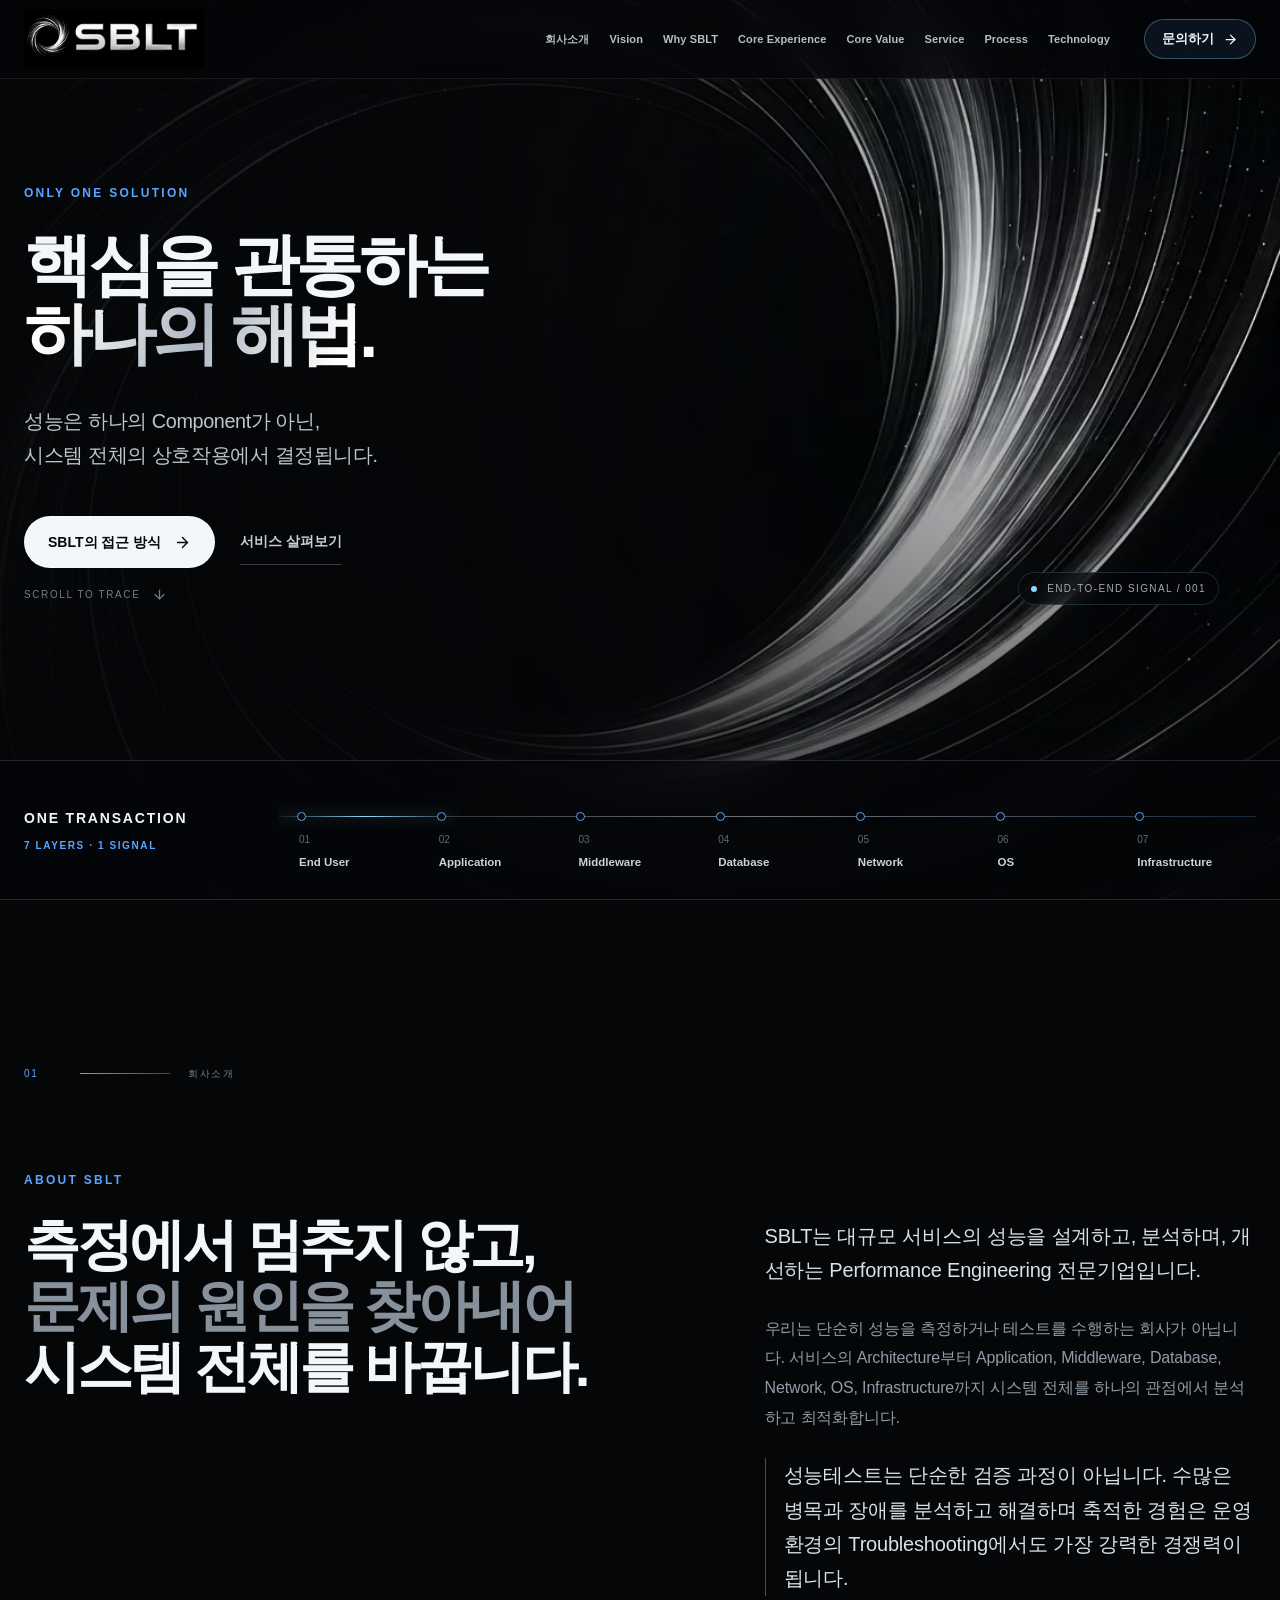
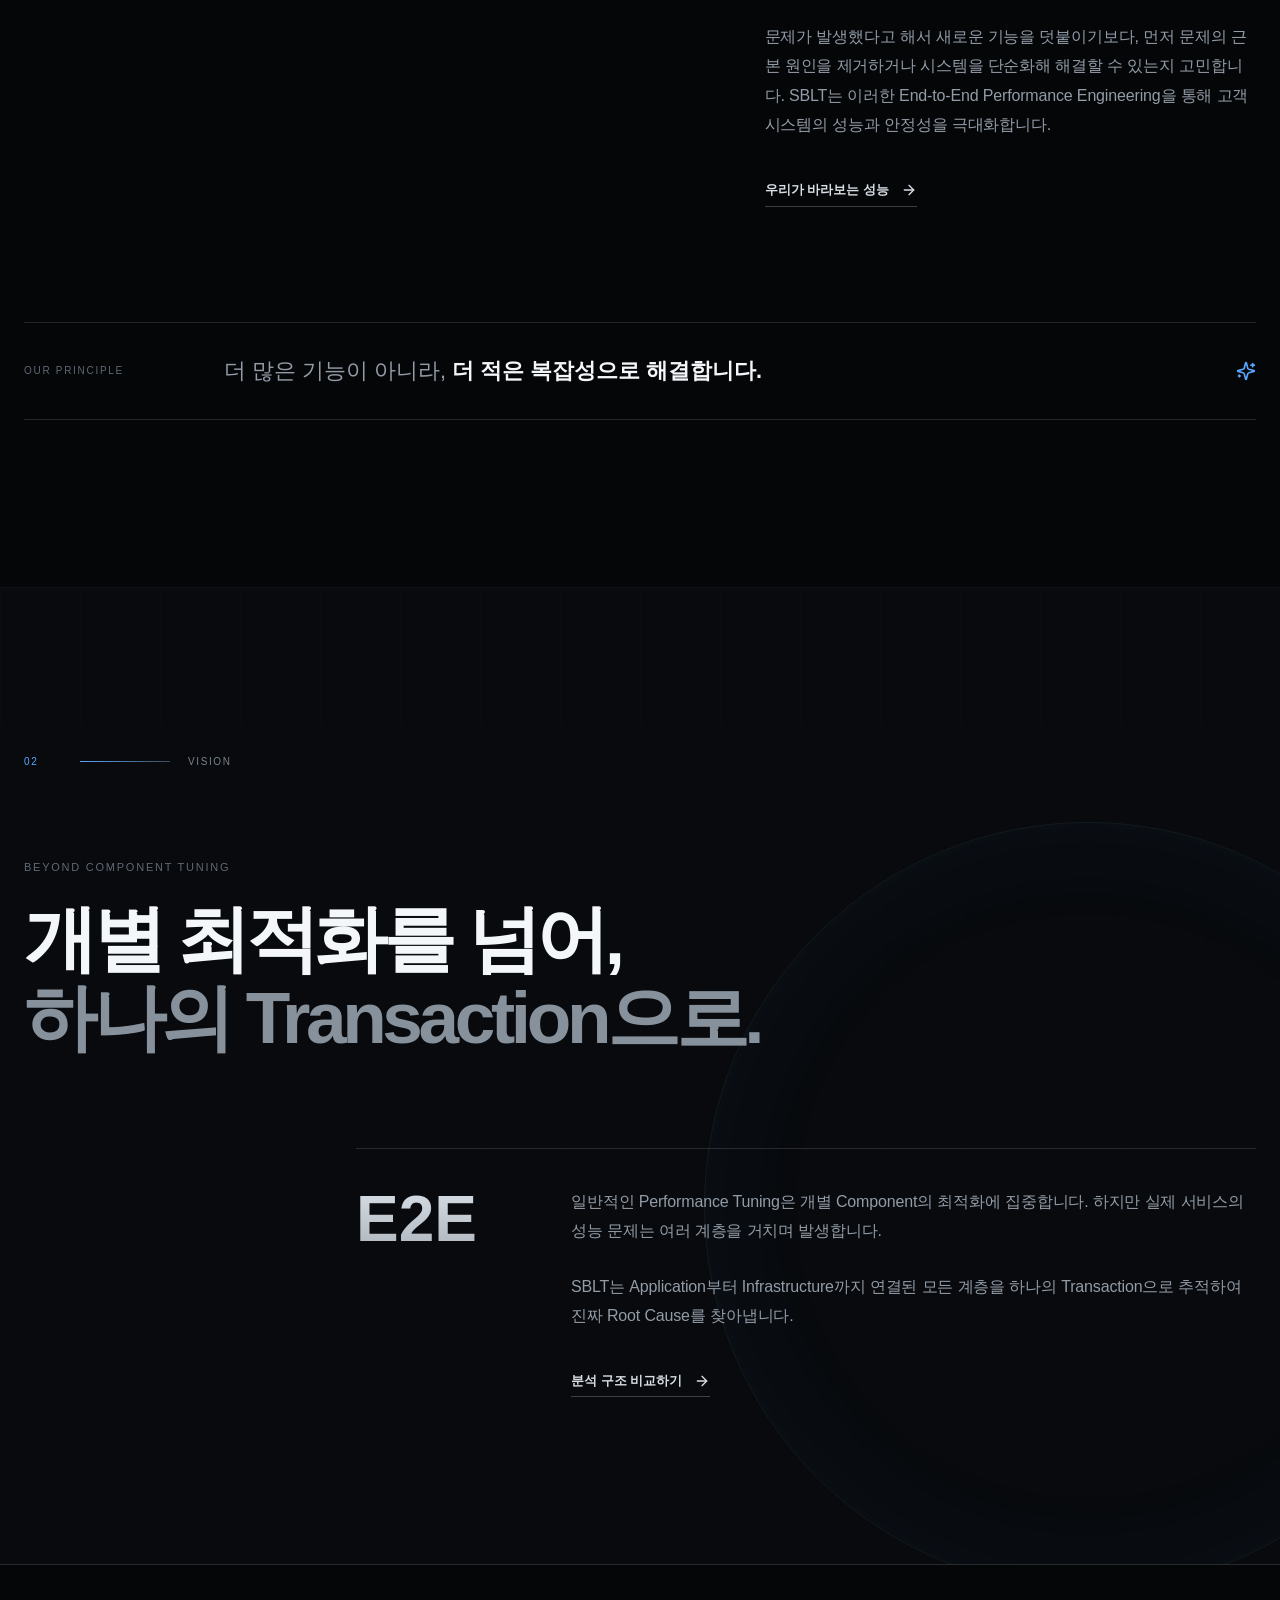
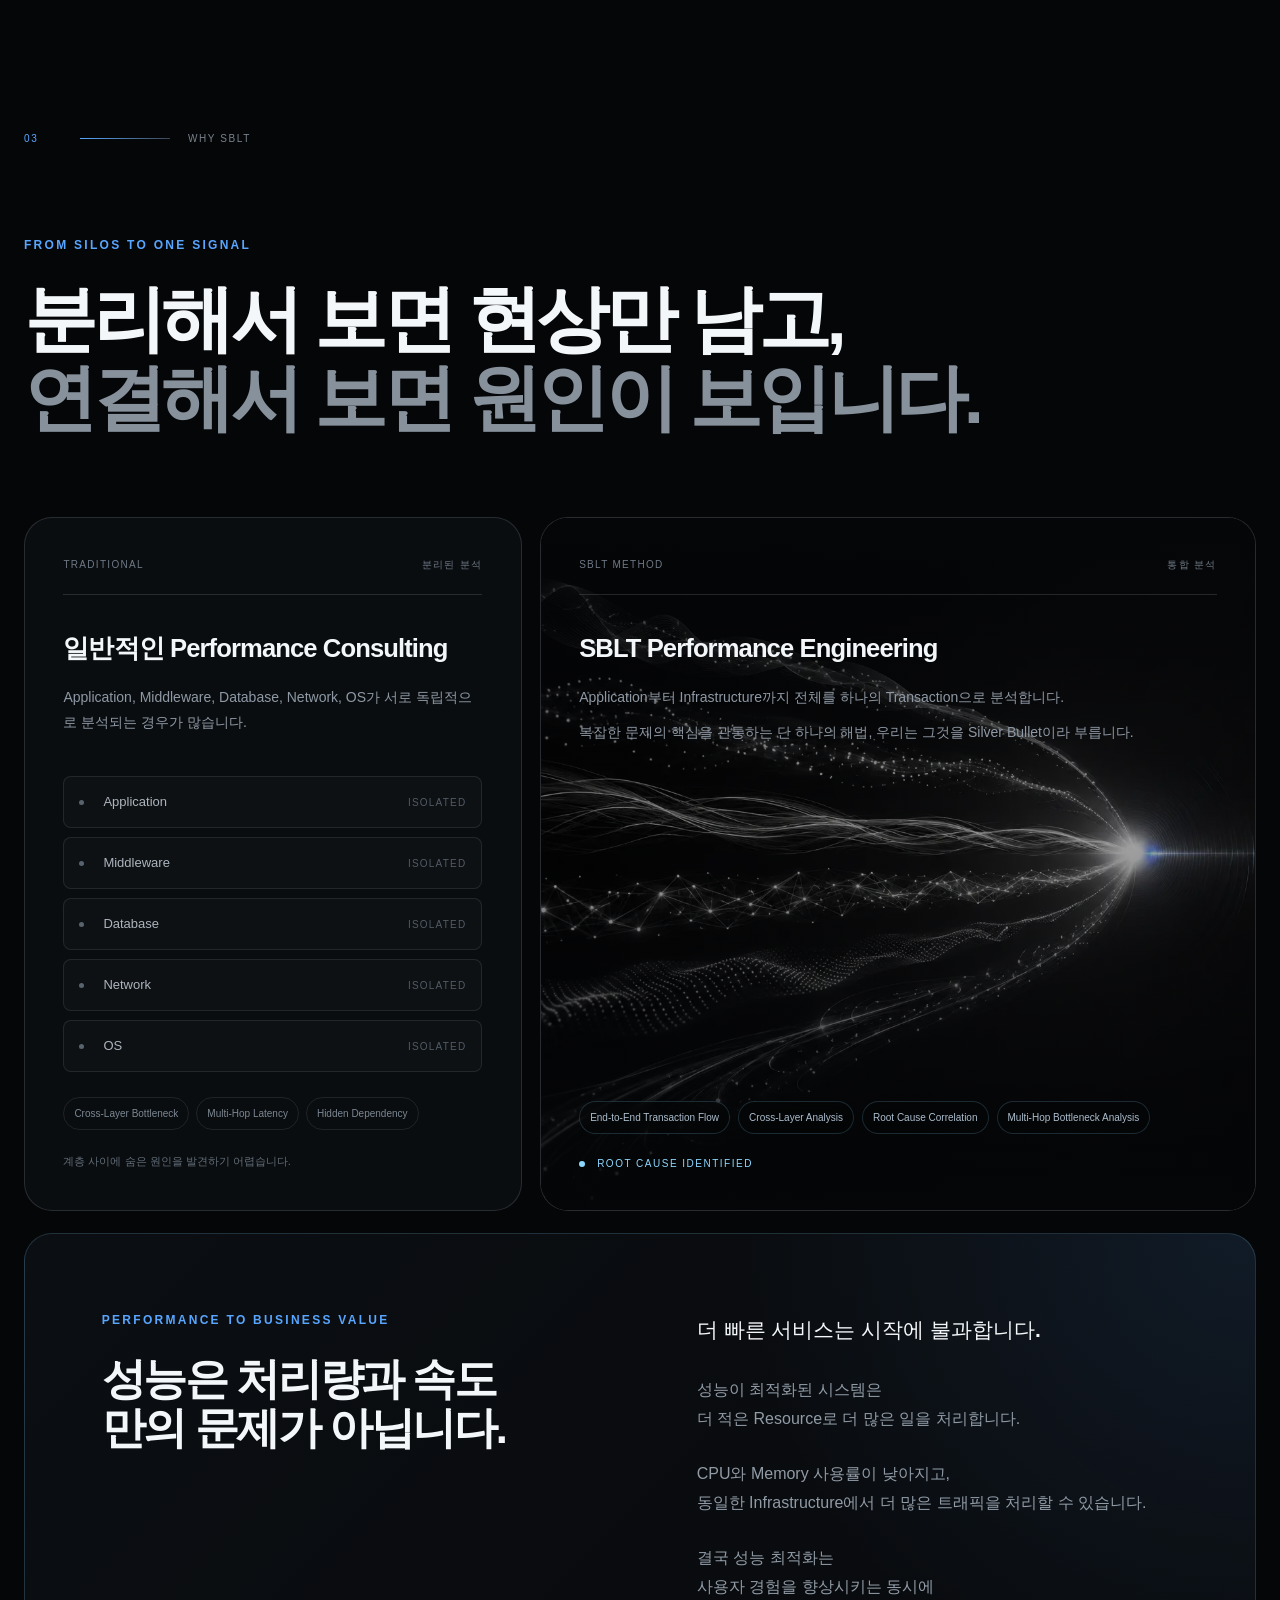
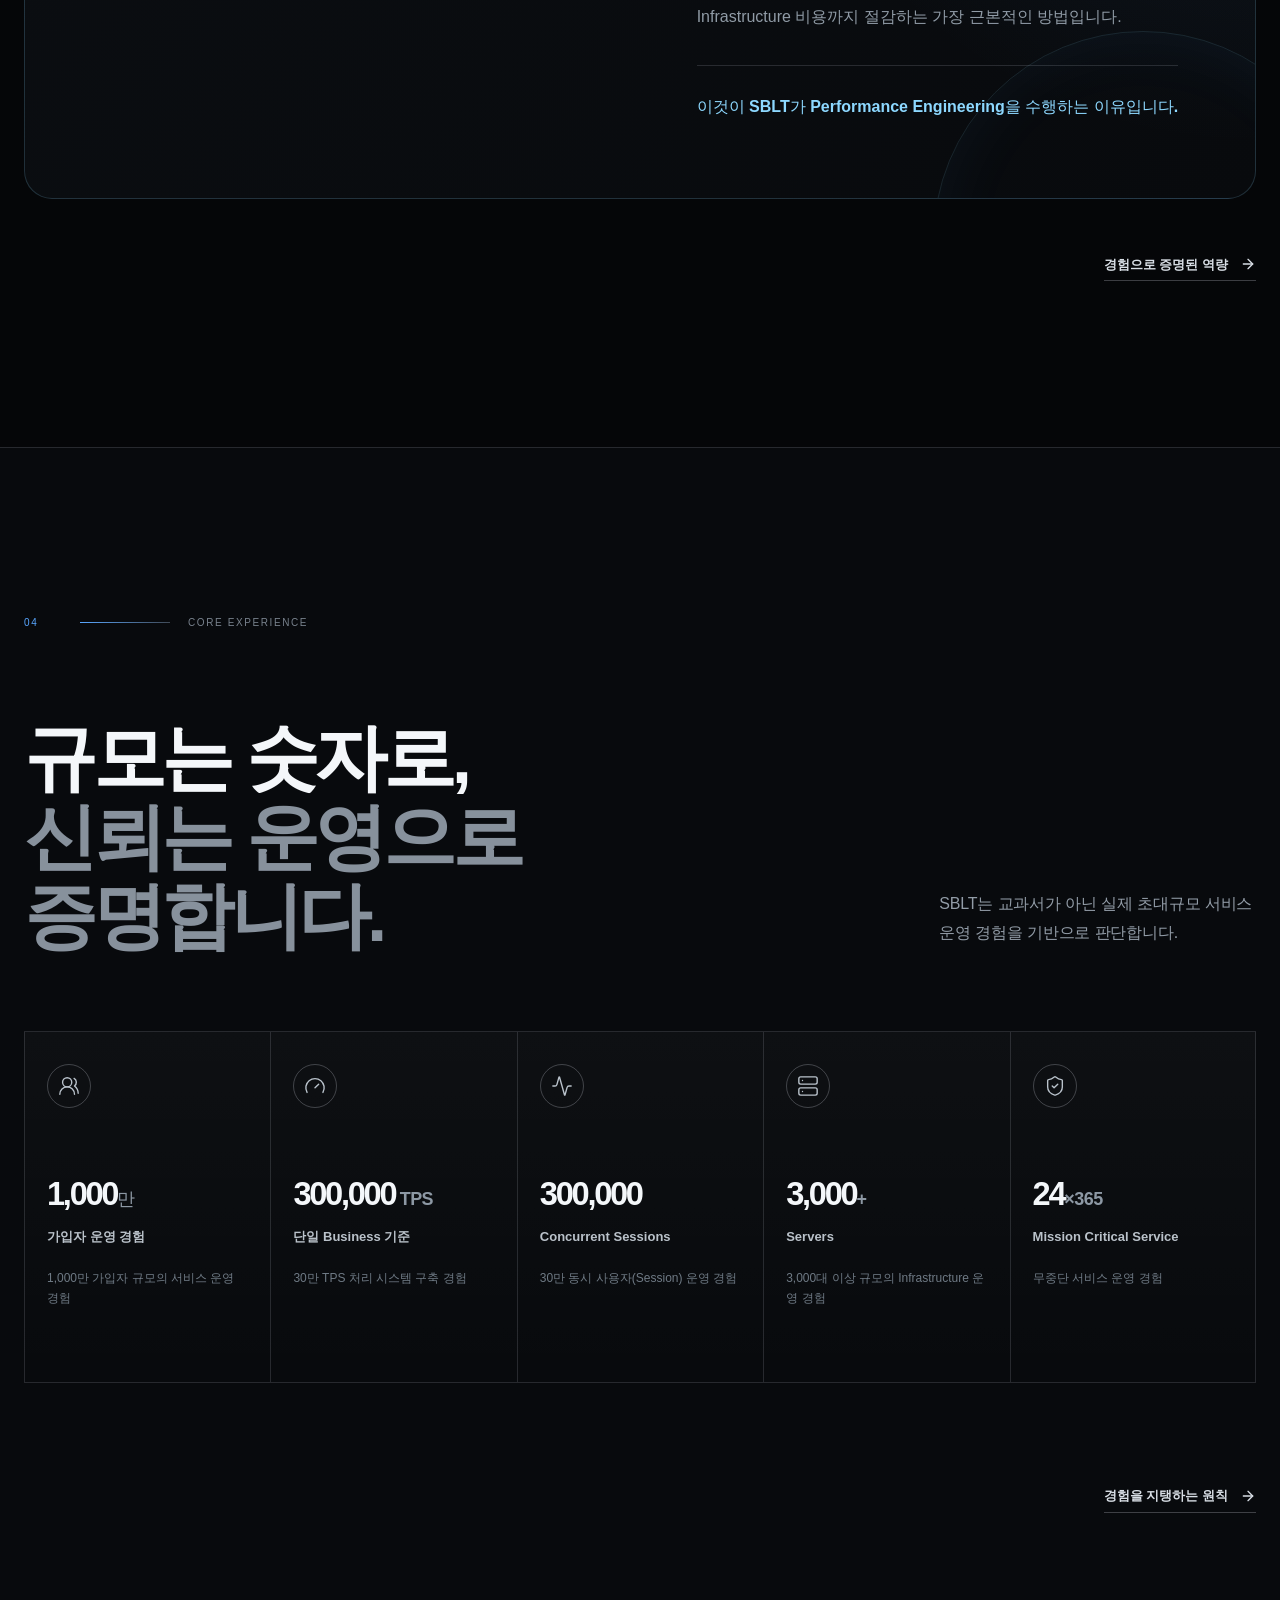
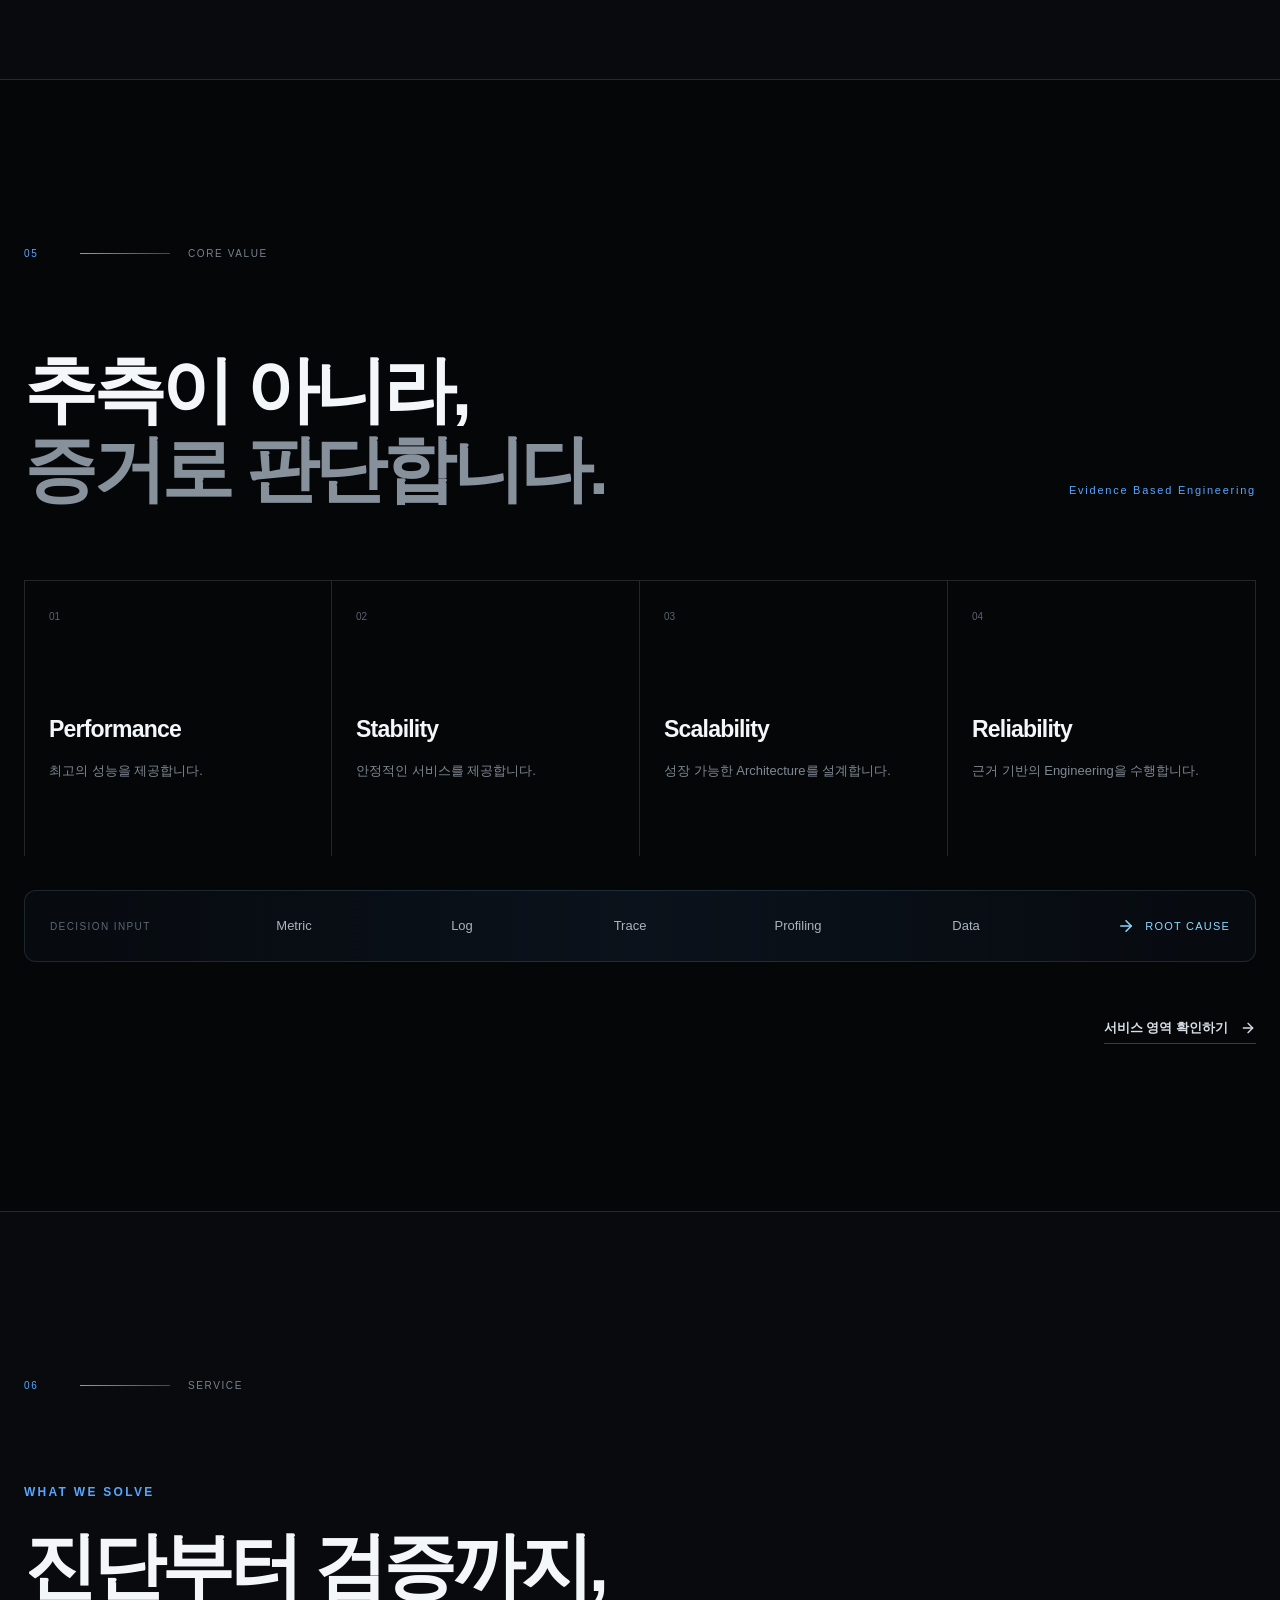
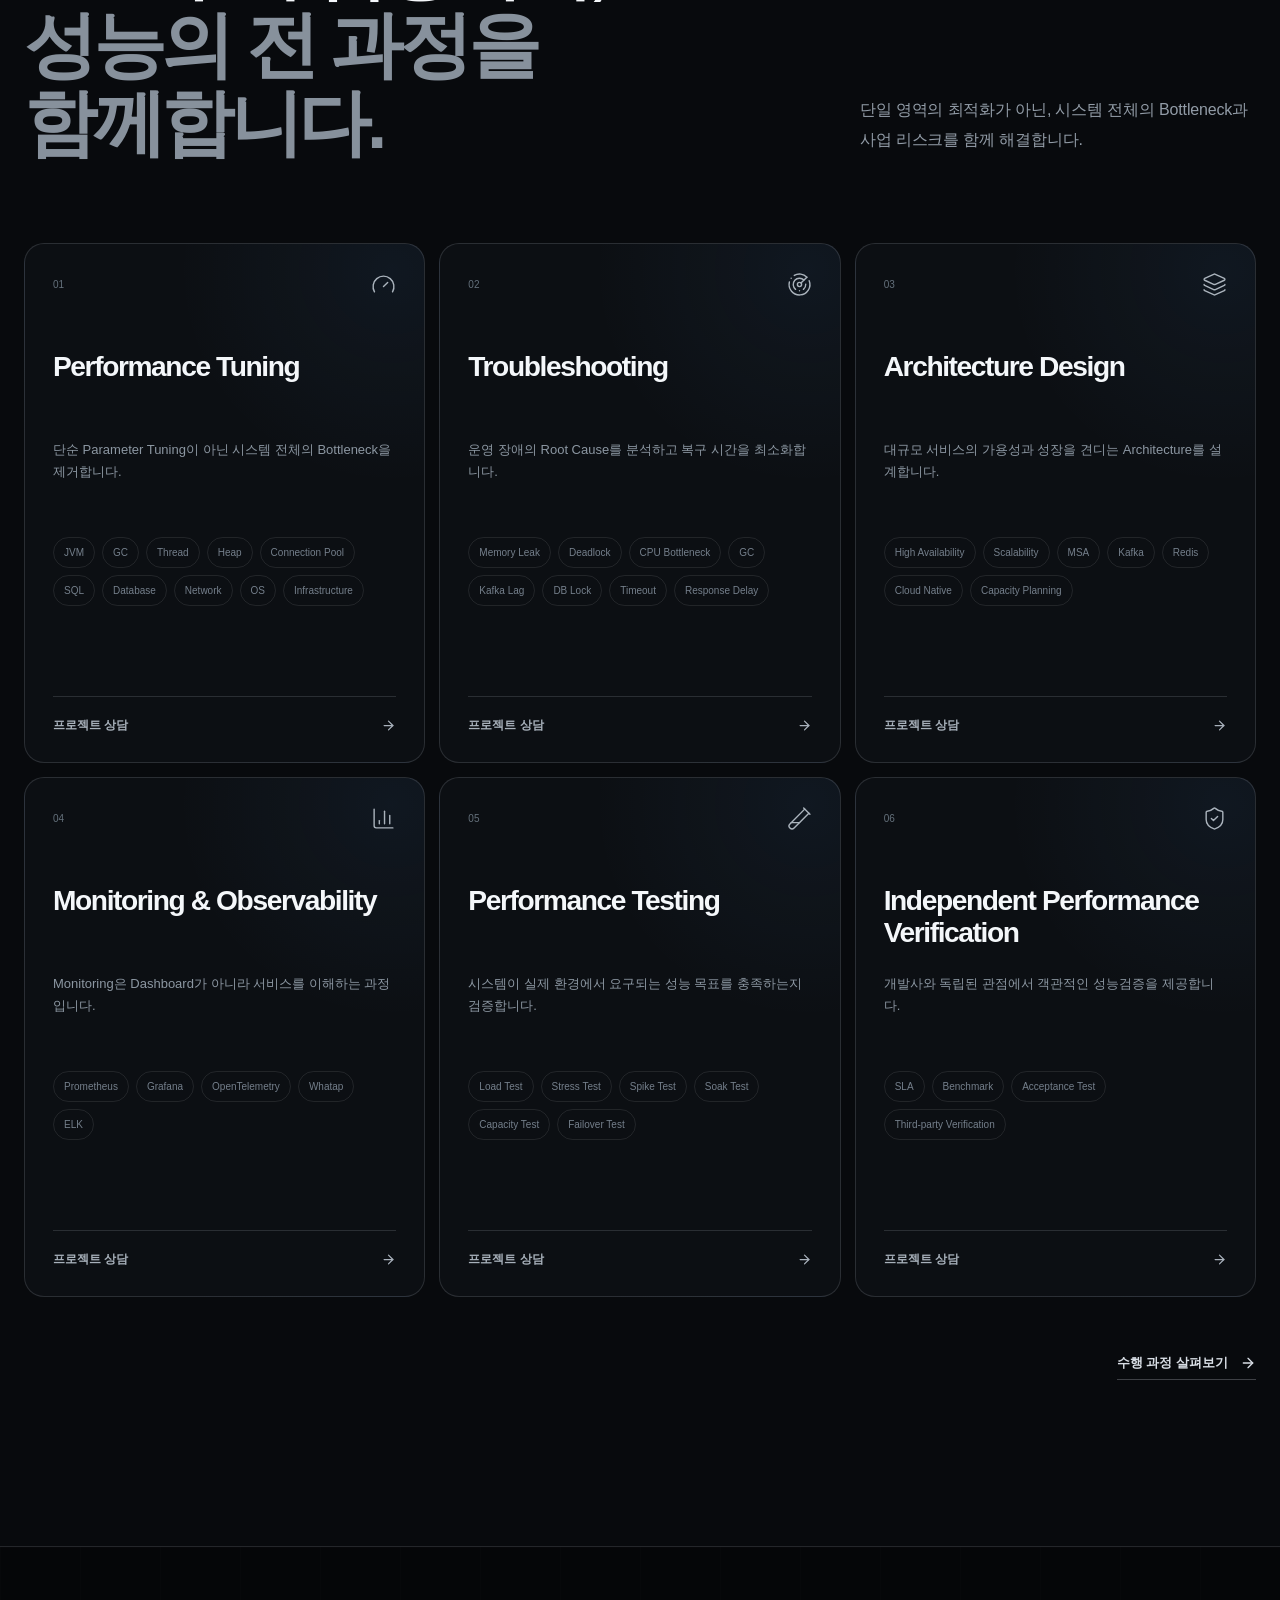
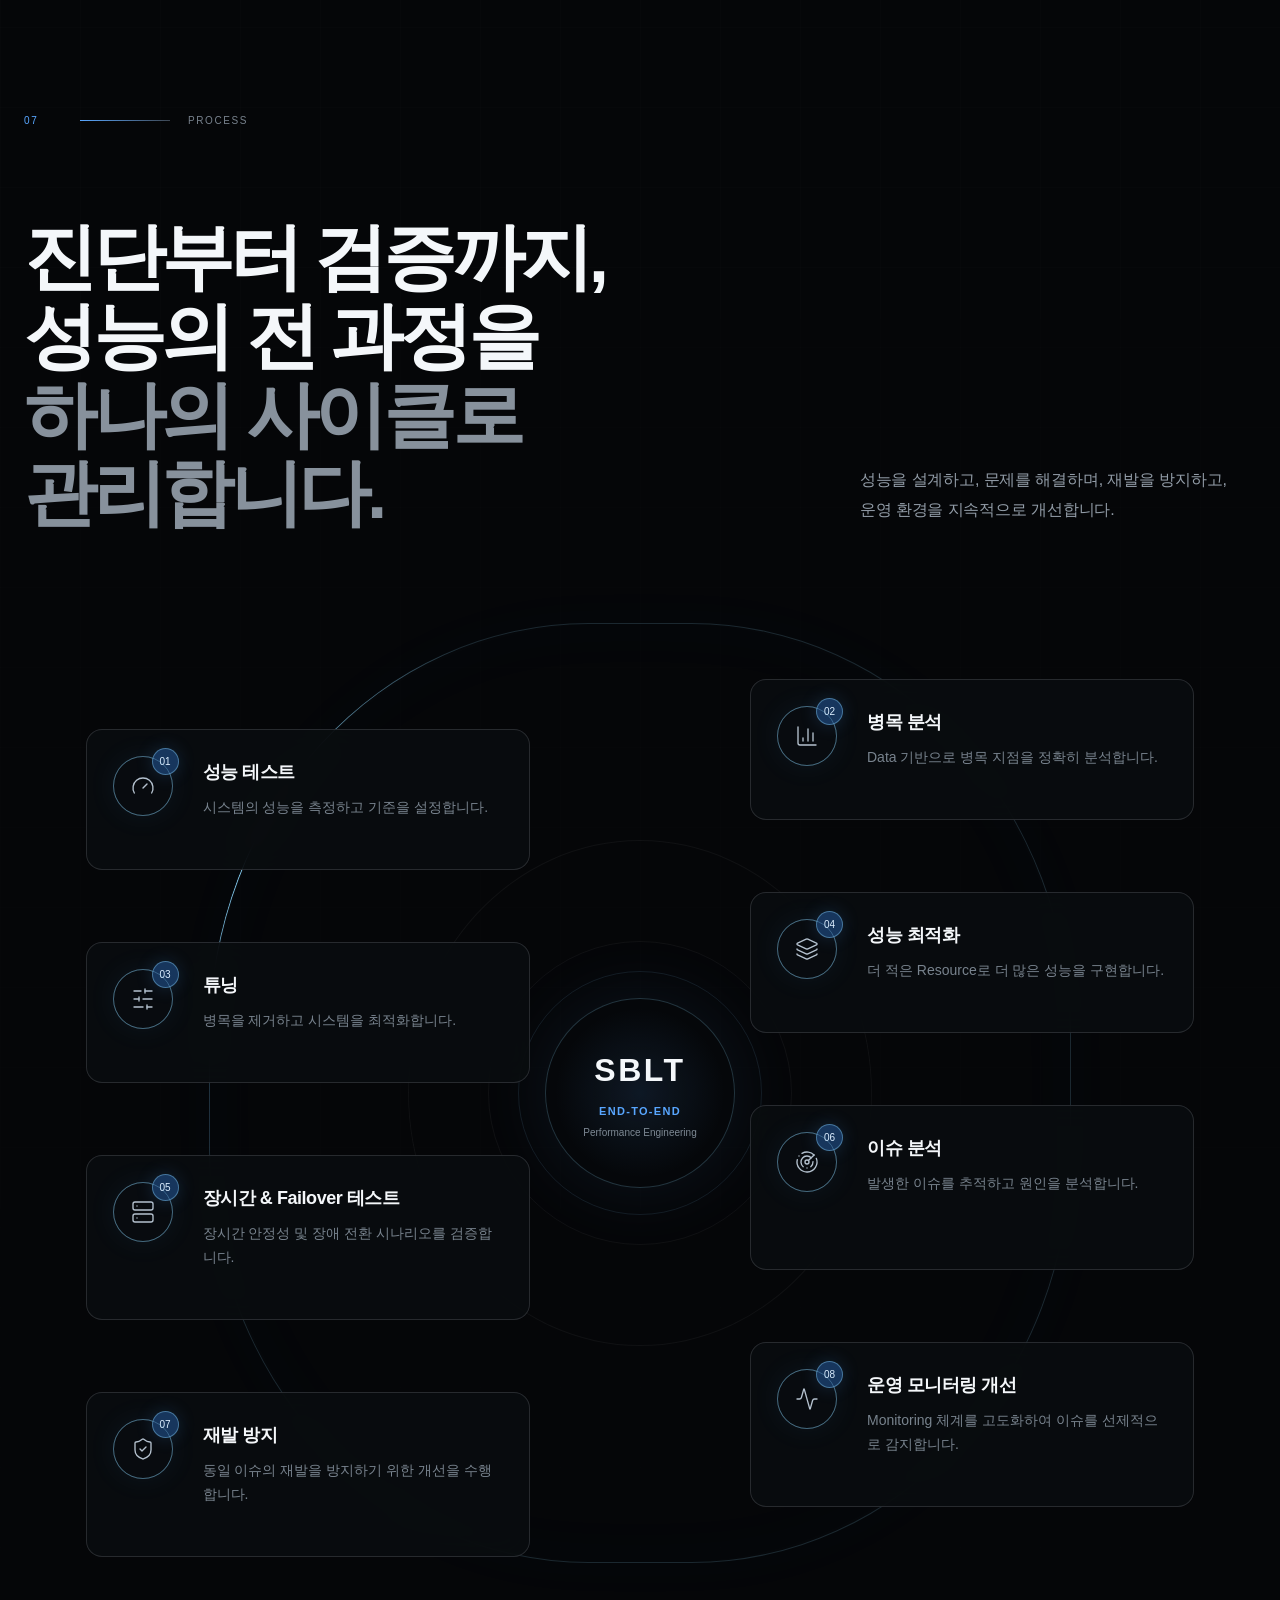
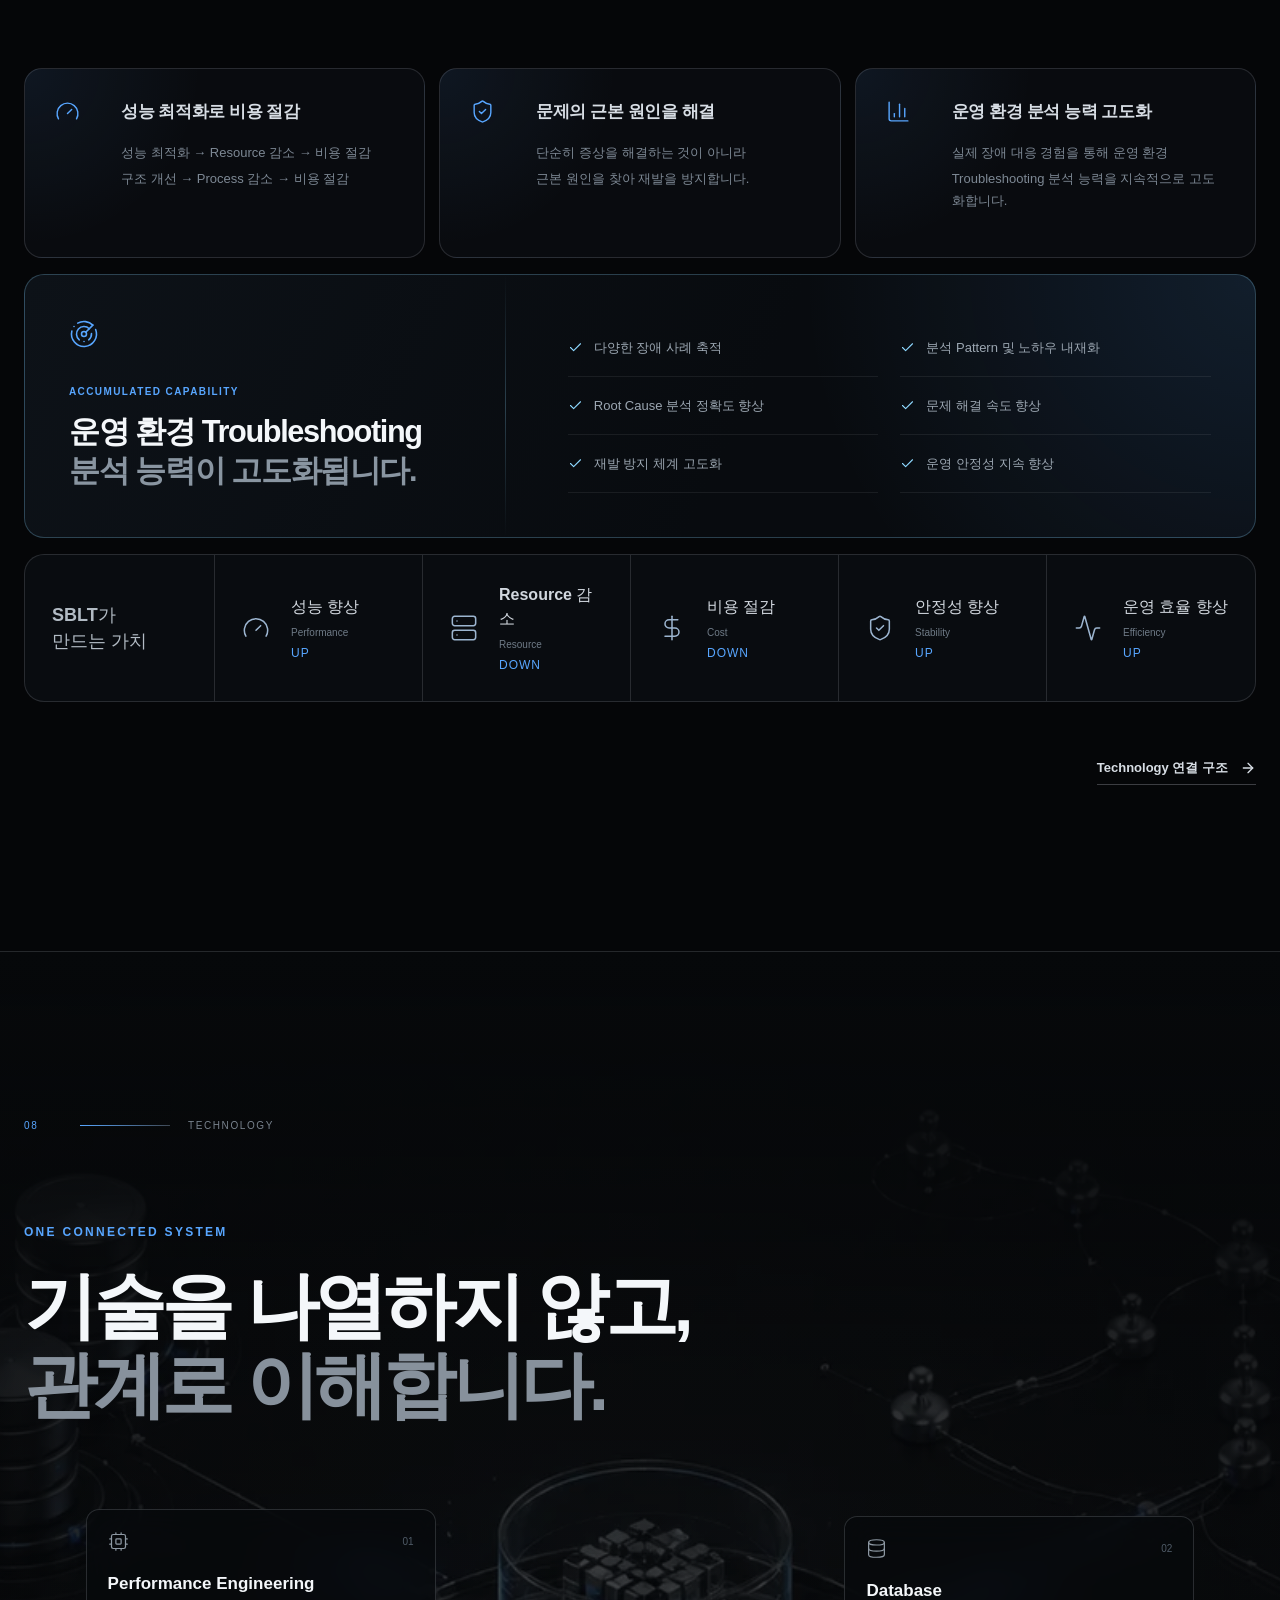
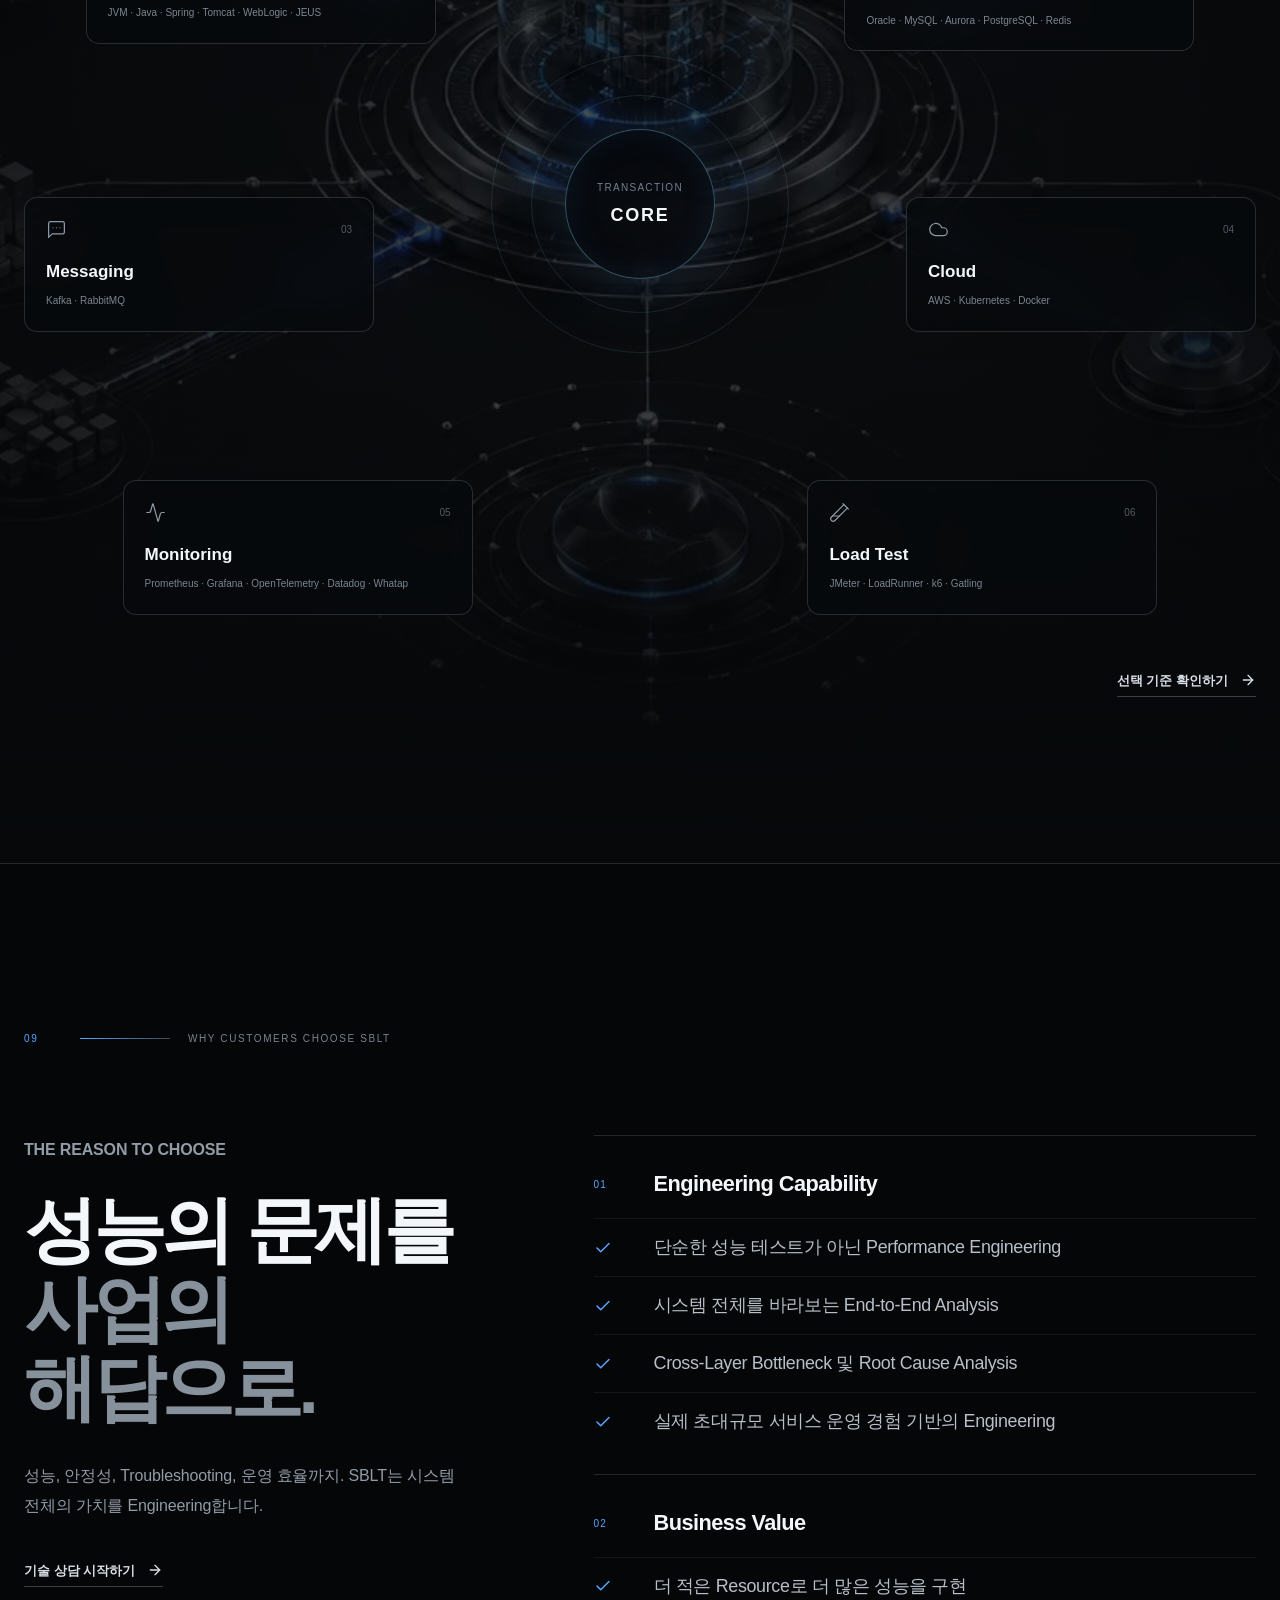
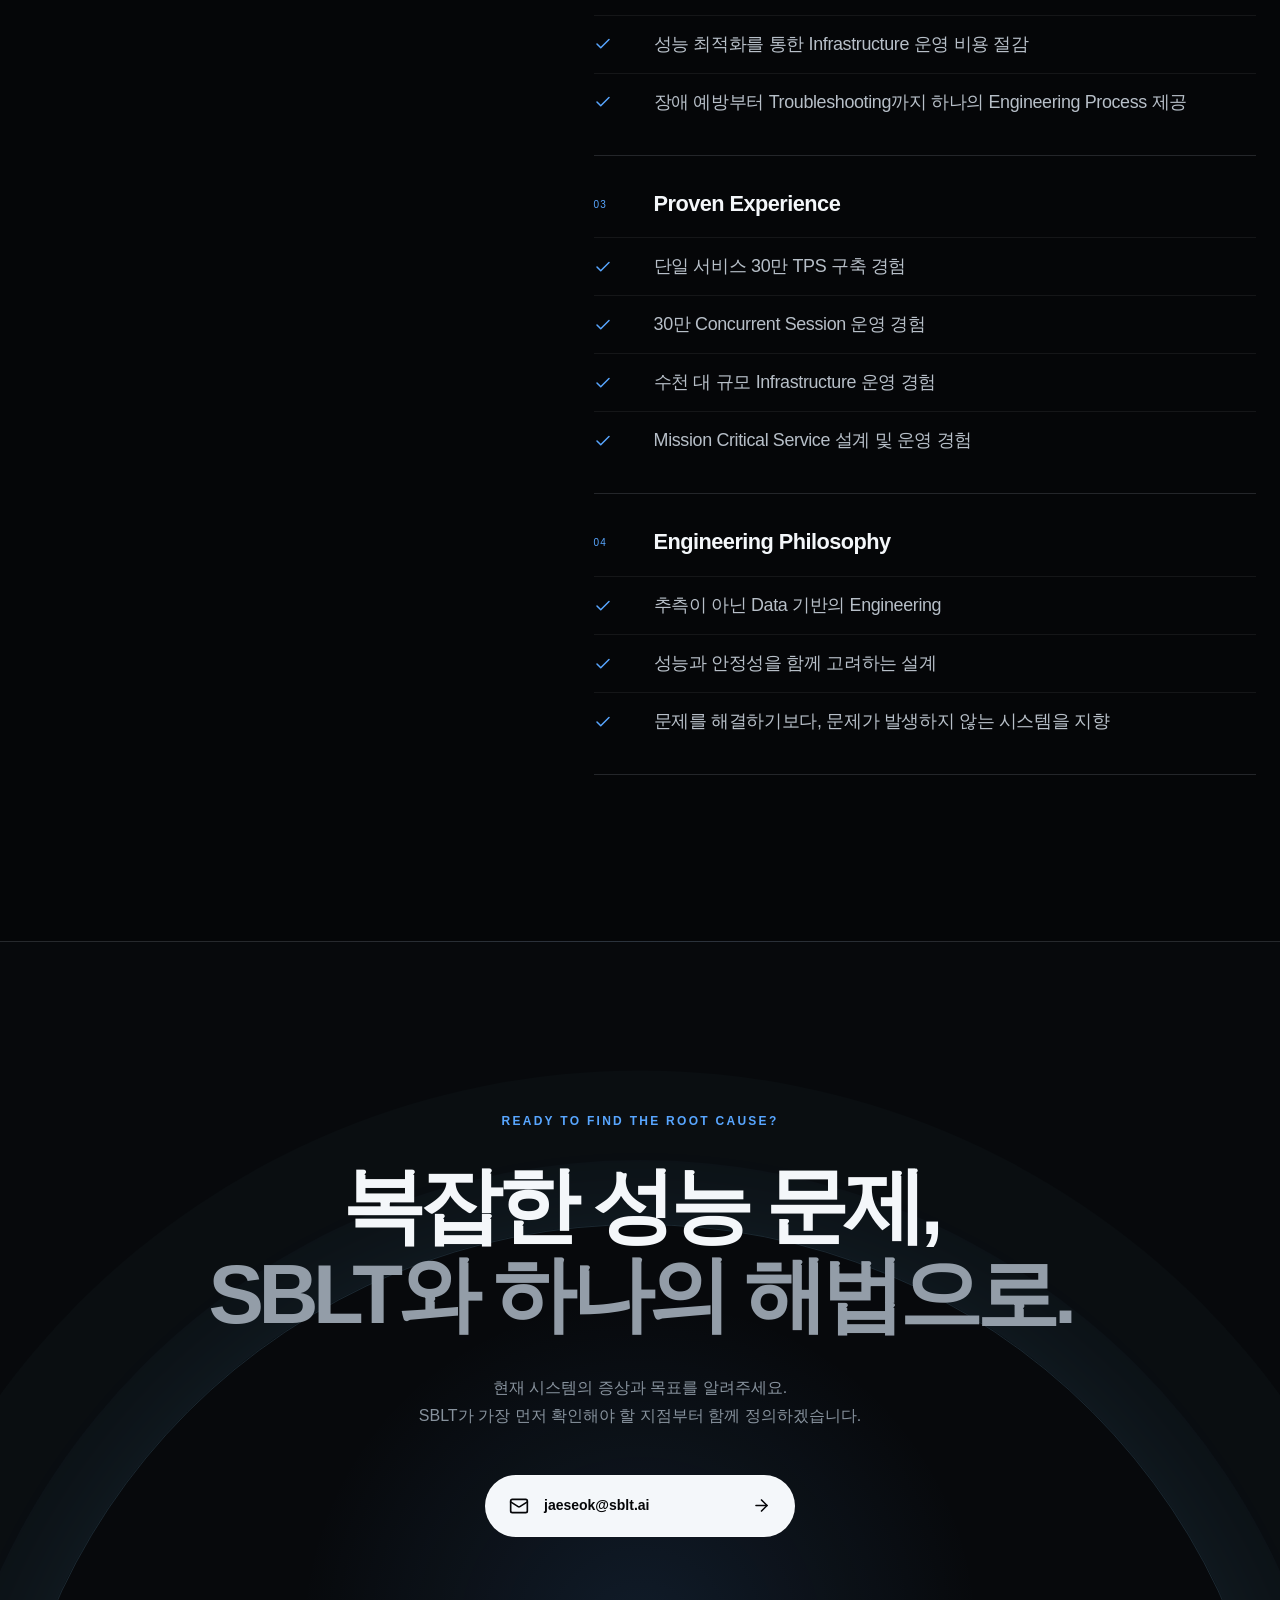
<file: index.html>
<!DOCTYPE html><html lang="ko"><head><meta charSet="utf-8"/><meta name="viewport" content="width=device-width, initial-scale=1, maximum-scale=5"/><link rel="preload" href="/_next/static/media/22a5144ee8d83bca-s.p.woff2" as="font" crossorigin="" type="font/woff2"/><link rel="preload" href="/_next/static/media/7d4881bb7e1bf84d-s.p.woff2" as="font" crossorigin="" type="font/woff2"/><link rel="preload" as="image" href="/assets/sblt-logo.png"/><link rel="preload" as="image" href="/assets/hero-main.webp"/><link rel="stylesheet" href="/_next/static/css/7cb4cf2b4452ef34.css" data-precedence="next"/><link rel="preload" as="script" fetchPriority="low" href="/_next/static/chunks/webpack-01365130db779b36.js"/><script src="/_next/static/chunks/4bd1b696-215e5051988c3dde.js" async=""></script><script src="/_next/static/chunks/794-2a8bd403d68bff19.js" async=""></script><script src="/_next/static/chunks/main-app-37ab6300a9da3d02.js" async=""></script><script src="/_next/static/chunks/141-361c5d2ace6397f7.js" async=""></script><script src="/_next/static/chunks/app/page-8eed2cfa4a2c5305.js" async=""></script><meta name="next-size-adjust" content=""/><meta name="theme-color" content="#050608"/><meta name="color-scheme" content="dark"/><title>SBLT | Performance Engineering 전문기업</title><meta name="description" content="SBLT는 Application, Middleware, Database, Network, OS, Infrastructure를 하나의 Transaction으로 분석해 시스템의 성능과 안정성을 극대화하는 Performance Engineering 전문기업입니다."/><meta name="application-name" content="SBLT"/><link rel="author" href="https://sblt.ai"/><meta name="author" content="SBLT"/><meta name="keywords" content="SBLT,Performance Engineering,성능 튜닝,성능 테스트,Root Cause Analysis,Architecture,Observability,Troubleshooting,Performance Test"/><meta name="creator" content="SBLT"/><meta name="publisher" content="SBLT Inc."/><meta name="robots" content="index, follow"/><meta name="googlebot" content="index, follow, max-video-preview:-1, max-image-preview:large, max-snippet:-1"/><meta name="category" content="technology"/><meta name="codex-preview" content="development"/><link rel="canonical" href="https://sblt.ai/"/><link rel="alternate" hrefLang="ko-KR" href="https://sblt.ai/"/><meta property="og:title" content="SBLT | ONLY ONE SOLUTION"/><meta property="og:description" content="성능은 하나의 Component가 아닌 시스템 전체의 상호작용에서 결정됩니다."/><meta property="og:url" content="https://sblt.ai/"/><meta property="og:site_name" content="SBLT"/><meta property="og:locale" content="ko_KR"/><meta property="og:image" content="https://sblt.ai/assets/og-sblt.jpg"/><meta property="og:image:width" content="1200"/><meta property="og:image:height" content="630"/><meta property="og:image:alt" content="SBLT — 핵심을 관통하는 하나의 해법"/><meta property="og:type" content="website"/><meta name="twitter:card" content="summary_large_image"/><meta name="twitter:title" content="SBLT | ONLY ONE SOLUTION"/><meta name="twitter:description" content="End-to-End Transaction 관점으로 Root Cause를 찾는 Performance Engineering 전문기업"/><meta name="twitter:image" content="https://sblt.ai/assets/og-sblt.jpg"/><link rel="shortcut icon" href="/assets/sblt-mark.png"/><link rel="icon" href="/assets/sblt-mark.png"/><link rel="apple-touch-icon" href="/assets/sblt-mark.png"/><script src="/_next/static/chunks/polyfills-42372ed130431b0a.js" noModule=""></script>
<!-- Google tag (gtag.js) -->
<script async src="https://www.googletagmanager.com/gtag/js?id=G-MEBW760W96"></script>
<script>
  window.dataLayer = window.dataLayer || [];
  function gtag(){dataLayer.push(arguments);}
  gtag('js', new Date());
  gtag('config', 'G-MEBW760W96');

  document.addEventListener('DOMContentLoaded', function () {
    var trackedSections = {
      about: '회사소개',
      vision: 'Vision',
      why: 'Why SBLT',
      experience: 'Core Experience',
      values: 'Core Value',
      services: 'Service',
      process: 'Process',
      technology: 'Technology',
      contact: '문의하기'
    };
    var viewedSections = {};

    function sendSectionView(sectionId, source) {
      var sectionName = trackedSections[sectionId];
      if (!sectionName) return;
      var pagePath = window.location.pathname + '#' + sectionId;

      gtag('event', 'page_view', {
        page_title: 'SBLT | ' + sectionName,
        page_location: window.location.origin + pagePath,
        page_path: pagePath,
        section_id: sectionId,
        section_name: sectionName,
        navigation_source: source
      });
    }

    document.addEventListener('click', function (event) {
      var link = event.target.closest('a');
      if (!link) return;

      var href = link.getAttribute('href') || '';
      if (href.indexOf('mailto:') === 0) {
        gtag('event', 'contact_click', {
          contact_method: 'email',
          link_text: link.textContent.trim(),
          link_url: href
        });
        return;
      }
      if (href.indexOf('#') !== 0) return;

      var sectionId = href.slice(1);
      var sectionName = trackedSections[sectionId];
      if (!sectionName) return;

      viewedSections[sectionId] = true;
      gtag('event', 'section_navigation', {
        section_id: sectionId,
        section_name: sectionName,
        link_text: link.textContent.trim(),
        navigation_source: 'button_click'
      });
      sendSectionView(sectionId, 'button_click');
    });

    if ('IntersectionObserver' in window) {
      var sectionObserver = new IntersectionObserver(function (entries) {
        entries.forEach(function (entry) {
          var sectionId = entry.target.id;
          if (entry.isIntersecting && !viewedSections[sectionId]) {
            viewedSections[sectionId] = true;
            sendSectionView(sectionId, 'scroll');
            sectionObserver.unobserve(entry.target);
          }
        });
      }, { rootMargin: '-35% 0px -35%', threshold: 0 });

      Object.keys(trackedSections).forEach(function (sectionId) {
        var section = document.getElementById(sectionId);
        if (section) sectionObserver.observe(section);
      });
    }
  });
</script>
</head><body class="__variable_246ccd __variable_c29908"><div hidden=""><!--$--><!--/$--></div><a class="skip-link" href="#main-content">본문으로 바로가기</a><div class="scroll-progress" aria-hidden="true"></div><header class="site-header"><div class="header-inner shell"><a class="brand" href="#top" aria-label="SBLT 홈으로 이동"><img alt="SBLT — The Single Core Solution. Performance Engineering, Simplified." width="1080" height="288" decoding="async" data-nimg="1" style="color:transparent" src="/assets/sblt-logo.png"/></a><nav class="desktop-nav" aria-label="주요 메뉴"><a href="#about">회사소개</a><a href="#vision">Vision</a><a href="#why">Why SBLT</a><a href="#experience">Core Experience</a><a href="#values">Core Value</a><a href="#services">Service</a><a href="#process">Process</a><a href="#technology">Technology</a></nav><a class="header-cta" href="#contact">문의하기 <svg xmlns="http://www.w3.org/2000/svg" width="15" height="15" viewBox="0 0 24 24" fill="none" stroke="currentColor" stroke-width="2" stroke-linecap="round" stroke-linejoin="round" class="lucide lucide-arrow-right" aria-hidden="true"><path d="M5 12h14"></path><path d="m12 5 7 7-7 7"></path></svg></a><button class="menu-button" type="button" aria-label="메뉴 열기" aria-expanded="false" aria-controls="mobile-navigation"><svg xmlns="http://www.w3.org/2000/svg" width="24" height="24" viewBox="0 0 24 24" fill="none" stroke="currentColor" stroke-width="2" stroke-linecap="round" stroke-linejoin="round" class="lucide lucide-menu" aria-hidden="true"><line x1="4" x2="20" y1="12" y2="12"></line><line x1="4" x2="20" y1="6" y2="6"></line><line x1="4" x2="20" y1="18" y2="18"></line></svg></button></div><nav id="mobile-navigation" class="mobile-nav " aria-label="모바일 메뉴"><a href="#about">회사소개<svg xmlns="http://www.w3.org/2000/svg" width="18" height="18" viewBox="0 0 24 24" fill="none" stroke="currentColor" stroke-width="2" stroke-linecap="round" stroke-linejoin="round" class="lucide lucide-chevron-right" aria-hidden="true"><path d="m9 18 6-6-6-6"></path></svg></a><a href="#vision">Vision<svg xmlns="http://www.w3.org/2000/svg" width="18" height="18" viewBox="0 0 24 24" fill="none" stroke="currentColor" stroke-width="2" stroke-linecap="round" stroke-linejoin="round" class="lucide lucide-chevron-right" aria-hidden="true"><path d="m9 18 6-6-6-6"></path></svg></a><a href="#why">Why SBLT<svg xmlns="http://www.w3.org/2000/svg" width="18" height="18" viewBox="0 0 24 24" fill="none" stroke="currentColor" stroke-width="2" stroke-linecap="round" stroke-linejoin="round" class="lucide lucide-chevron-right" aria-hidden="true"><path d="m9 18 6-6-6-6"></path></svg></a><a href="#experience">Core Experience<svg xmlns="http://www.w3.org/2000/svg" width="18" height="18" viewBox="0 0 24 24" fill="none" stroke="currentColor" stroke-width="2" stroke-linecap="round" stroke-linejoin="round" class="lucide lucide-chevron-right" aria-hidden="true"><path d="m9 18 6-6-6-6"></path></svg></a><a href="#values">Core Value<svg xmlns="http://www.w3.org/2000/svg" width="18" height="18" viewBox="0 0 24 24" fill="none" stroke="currentColor" stroke-width="2" stroke-linecap="round" stroke-linejoin="round" class="lucide lucide-chevron-right" aria-hidden="true"><path d="m9 18 6-6-6-6"></path></svg></a><a href="#services">Service<svg xmlns="http://www.w3.org/2000/svg" width="18" height="18" viewBox="0 0 24 24" fill="none" stroke="currentColor" stroke-width="2" stroke-linecap="round" stroke-linejoin="round" class="lucide lucide-chevron-right" aria-hidden="true"><path d="m9 18 6-6-6-6"></path></svg></a><a href="#process">Process<svg xmlns="http://www.w3.org/2000/svg" width="18" height="18" viewBox="0 0 24 24" fill="none" stroke="currentColor" stroke-width="2" stroke-linecap="round" stroke-linejoin="round" class="lucide lucide-chevron-right" aria-hidden="true"><path d="m9 18 6-6-6-6"></path></svg></a><a href="#technology">Technology<svg xmlns="http://www.w3.org/2000/svg" width="18" height="18" viewBox="0 0 24 24" fill="none" stroke="currentColor" stroke-width="2" stroke-linecap="round" stroke-linejoin="round" class="lucide lucide-chevron-right" aria-hidden="true"><path d="m9 18 6-6-6-6"></path></svg></a><a href="#contact">문의하기<svg xmlns="http://www.w3.org/2000/svg" width="18" height="18" viewBox="0 0 24 24" fill="none" stroke="currentColor" stroke-width="2" stroke-linecap="round" stroke-linejoin="round" class="lucide lucide-arrow-right" aria-hidden="true"><path d="M5 12h14"></path><path d="m12 5 7 7-7 7"></path></svg></a></nav></header><main id="main-content"><section id="top" class="hero" aria-labelledby="hero-title"><img alt="" decoding="async" data-nimg="fill" class="hero-art" style="position:absolute;height:100%;width:100%;left:0;top:0;right:0;bottom:0;color:transparent" src="/assets/hero-main.webp"/><div class="hero-shade" aria-hidden="true"></div><div class="hero-grid" aria-hidden="true"></div><div class="hero-inner shell"><div class="hero-copy reveal is-visible"><p class="hero-kicker">ONLY ONE SOLUTION</p><h1 id="hero-title">핵심을 관통하는<br/><em>하나의 해법.</em></h1><p class="hero-lead">성능은 하나의 Component가 아닌,<br/>시스템 전체의 상호작용에서 결정됩니다.</p><div class="hero-actions"><a class="primary-button" href="#why">SBLT의 접근 방식 <svg xmlns="http://www.w3.org/2000/svg" width="17" height="17" viewBox="0 0 24 24" fill="none" stroke="currentColor" stroke-width="2" stroke-linecap="round" stroke-linejoin="round" class="lucide lucide-arrow-right" aria-hidden="true"><path d="M5 12h14"></path><path d="m12 5 7 7-7 7"></path></svg></a><a class="text-button" href="#services">서비스 살펴보기</a></div></div><div class="hero-signal-label" aria-hidden="true"><span class="pulse-dot"></span><span>END-TO-END SIGNAL / 001</span></div><a class="scroll-cue" href="#about" aria-label="회사 소개로 이동"><span>SCROLL TO TRACE</span><svg xmlns="http://www.w3.org/2000/svg" width="15" height="15" viewBox="0 0 24 24" fill="none" stroke="currentColor" stroke-width="2" stroke-linecap="round" stroke-linejoin="round" class="lucide lucide-arrow-down" aria-hidden="true"><path d="M12 5v14"></path><path d="m19 12-7 7-7-7"></path></svg></a></div><div class="layer-rail" aria-label="SBLT 분석 범위"><div class="shell layer-rail-inner"><div class="rail-label"><strong>ONE TRANSACTION</strong><span>7 LAYERS · 1 SIGNAL</span></div><div class="layer-list"><div class="layer-item"><i aria-hidden="true"></i><span>01</span><strong>End User</strong></div><div class="layer-item"><i aria-hidden="true"></i><span>02</span><strong>Application</strong></div><div class="layer-item"><i aria-hidden="true"></i><span>03</span><strong>Middleware</strong></div><div class="layer-item"><i aria-hidden="true"></i><span>04</span><strong>Database</strong></div><div class="layer-item"><i aria-hidden="true"></i><span>05</span><strong>Network</strong></div><div class="layer-item"><i aria-hidden="true"></i><span>06</span><strong>OS</strong></div><div class="layer-item"><i aria-hidden="true"></i><span>07</span><strong>Infrastructure</strong></div></div></div></div></section><section id="about" class="section about-section" aria-labelledby="about-title"><div class="shell"><div class="section-eyebrow"><span>01</span><span class="eyebrow-line" aria-hidden="true"></span><p>회사소개</p></div><div class="editorial-grid reveal"><div><p class="micro-label">ABOUT SBLT</p><h2 id="about-title">측정에서 멈추지 않고,<br/><span>문제의 원인을 찾아내어</span><br/>시스템 전체를 바꿉니다.</h2></div><div class="prose-stack"><p class="lead-copy">SBLT는 대규모 서비스의 성능을 설계하고, 분석하며, 개선하는 Performance Engineering 전문기업입니다.</p><p>우리는 단순히 성능을 측정하거나 테스트를 수행하는 회사가 아닙니다. 서비스의 Architecture부터 Application, Middleware, Database, Network, OS, Infrastructure까지 시스템 전체를 하나의 관점에서 분석하고 최적화합니다.</p><p class="lead-copy about-troubleshooting-copy">성능테스트는 단순한 검증 과정이 아닙니다. 수많은 병목과 장애를 분석하고 해결하며 축적한 경험은 운영환경의 Troubleshooting에서도 가장 강력한 경쟁력이 됩니다.</p><p>문제가 발생했다고 해서 새로운 기능을 덧붙이기보다, 먼저 문제의 근본 원인을 제거하거나 시스템을 단순화해 해결할 수 있는지 고민합니다. SBLT는 이러한 End-to-End Performance Engineering을 통해 고객 시스템의 성능과 안정성을 극대화합니다.</p><a class="section-link" href="#vision"><span>우리가 바라보는 성능</span><svg xmlns="http://www.w3.org/2000/svg" width="16" height="16" viewBox="0 0 24 24" fill="none" stroke="currentColor" stroke-width="2" stroke-linecap="round" stroke-linejoin="round" class="lucide lucide-arrow-right" aria-hidden="true"><path d="M5 12h14"></path><path d="m12 5 7 7-7 7"></path></svg></a></div></div><div class="principle-band reveal"><span>OUR PRINCIPLE</span><p>더 많은 기능이 아니라,<strong> 더 적은 복잡성으로 해결합니다.</strong></p><svg xmlns="http://www.w3.org/2000/svg" width="20" height="20" viewBox="0 0 24 24" fill="none" stroke="currentColor" stroke-width="2" stroke-linecap="round" stroke-linejoin="round" class="lucide lucide-sparkles" aria-hidden="true"><path d="M9.937 15.5A2 2 0 0 0 8.5 14.063l-6.135-1.582a.5.5 0 0 1 0-.962L8.5 9.936A2 2 0 0 0 9.937 8.5l1.582-6.135a.5.5 0 0 1 .963 0L14.063 8.5A2 2 0 0 0 15.5 9.937l6.135 1.581a.5.5 0 0 1 0 .964L15.5 14.063a2 2 0 0 0-1.437 1.437l-1.582 6.135a.5.5 0 0 1-.963 0z"></path><path d="M20 3v4"></path><path d="M22 5h-4"></path><path d="M4 17v2"></path><path d="M5 18H3"></path></svg></div></div></section><section id="vision" class="section vision-section" aria-labelledby="vision-title"><div class="shell vision-shell"><div class="section-eyebrow"><span>02</span><span class="eyebrow-line" aria-hidden="true"></span><p>Vision</p></div><div class="vision-statement reveal"><p>BEYOND COMPONENT TUNING</p><h2 id="vision-title">개별 최적화를 넘어,<br/><span>하나의 Transaction으로.</span></h2></div><div class="vision-detail reveal"><div class="vision-index">E2E</div><div><p>일반적인 Performance Tuning은 개별 Component의 최적화에 집중합니다. 하지만 실제 서비스의 성능 문제는 여러 계층을 거치며 발생합니다.</p><p>SBLT는 Application부터 Infrastructure까지 연결된 모든 계층을 하나의 Transaction으로 추적하여 진짜 Root Cause를 찾아냅니다.</p><a class="section-link" href="#why"><span>분석 구조 비교하기</span><svg xmlns="http://www.w3.org/2000/svg" width="16" height="16" viewBox="0 0 24 24" fill="none" stroke="currentColor" stroke-width="2" stroke-linecap="round" stroke-linejoin="round" class="lucide lucide-arrow-right" aria-hidden="true"><path d="M5 12h14"></path><path d="m12 5 7 7-7 7"></path></svg></a></div></div></div></section><section id="why" class="section why-section" aria-labelledby="why-title"><div class="shell"><div class="section-eyebrow"><span>03</span><span class="eyebrow-line" aria-hidden="true"></span><p>Why SBLT</p></div><div class="section-heading reveal"><p class="micro-label">FROM SILOS TO ONE SIGNAL</p><h2 id="why-title">분리해서 보면 현상만 남고,<br/><span>연결해서 보면 원인이 보입니다.</span></h2></div><div class="comparison-grid reveal"><article class="comparison-card traditional-card"><div class="card-topline"><span>TRADITIONAL</span><span>분리된 분석</span></div><h3>일반적인 Performance Consulting</h3><p>Application, Middleware, Database, Network, OS가 서로 독립적으로 분석되는 경우가 많습니다.</p><div class="silo-stack" aria-label="독립적으로 분리된 시스템 계층"><div><span class="silo-dot"></span><span>Application</span><span class="silo-state">ISOLATED</span></div><div><span class="silo-dot"></span><span>Middleware</span><span class="silo-state">ISOLATED</span></div><div><span class="silo-dot"></span><span>Database</span><span class="silo-state">ISOLATED</span></div><div><span class="silo-dot"></span><span>Network</span><span class="silo-state">ISOLATED</span></div><div><span class="silo-dot"></span><span>OS</span><span class="silo-state">ISOLATED</span></div></div><div class="limitation-list"><span>Cross-Layer Bottleneck</span><span>Multi-Hop Latency</span><span>Hidden Dependency</span></div><p class="card-footnote">계층 사이에 숨은 원인을 발견하기 어렵습니다.</p></article><article class="comparison-card sblt-card"><img alt="여섯 개 시스템 계층의 신호가 하나의 Root Cause로 수렴하는 개념도" loading="lazy" decoding="async" data-nimg="fill" style="position:absolute;height:100%;width:100%;left:0;top:0;right:0;bottom:0;color:transparent" src="/assets/transaction-flow.webp"/><div class="sblt-card-overlay"></div><div class="sblt-card-content"><div class="card-topline"><span>SBLT METHOD</span><span>통합 분석</span></div><h3>SBLT Performance Engineering</h3><p>Application부터 Infrastructure까지 전체를 하나의 Transaction으로 분석합니다.</p><p class="silver-bullet-copy">복잡한 문제의 핵심을 관통하는 단 하나의 해법, 우리는 그것을 Silver Bullet이라 부릅니다.</p><div class="method-tags"><span>End-to-End Transaction Flow</span><span>Cross-Layer Analysis</span><span>Root Cause Correlation</span><span>Multi-Hop Bottleneck Analysis</span></div><div class="root-cause-mark"><span class="pulse-dot"></span>ROOT CAUSE IDENTIFIED</div></div></article></div><div class="why-value-band reveal"><div class="why-value-heading"><p class="micro-label">PERFORMANCE TO BUSINESS VALUE</p><h3>성능은 처리량과 속도만의 문제가 아닙니다.</h3></div><div class="why-value-copy"><p class="why-value-lead">더 빠른 서비스는 시작에 불과합니다.</p><p>성능이 최적화된 시스템은<br/>더 적은 Resource로 더 많은 일을 처리합니다.</p><p>CPU와 Memory 사용률이 낮아지고,<br/>동일한 Infrastructure에서 더 많은 트래픽을 처리할 수 있습니다.</p><p>결국 성능 최적화는<br/>사용자 경험을 향상시키는 동시에<br/>Infrastructure 비용까지 절감하는 가장 근본적인 방법입니다.</p><p class="why-value-conclusion">이것이 SBLT가 Performance Engineering을 수행하는 이유입니다.</p></div></div><div class="section-bottom-link reveal"><a class="section-link" href="#experience"><span>경험으로 증명된 역량</span><svg xmlns="http://www.w3.org/2000/svg" width="16" height="16" viewBox="0 0 24 24" fill="none" stroke="currentColor" stroke-width="2" stroke-linecap="round" stroke-linejoin="round" class="lucide lucide-arrow-right" aria-hidden="true"><path d="M5 12h14"></path><path d="m12 5 7 7-7 7"></path></svg></a></div></div></section><section id="experience" class="section experience-section" aria-labelledby="experience-title"><div class="shell"><div class="section-eyebrow"><span>04</span><span class="eyebrow-line" aria-hidden="true"></span><p>Core Experience</p></div><div class="experience-heading reveal"><h2 id="experience-title">규모는 숫자로,<br/><span>신뢰는 운영으로 증명합니다.</span></h2><p>SBLT는 교과서가 아닌 실제 초대규모 서비스 운영 경험을 기반으로 판단합니다.</p></div><div class="metric-grid"><article class="metric-card reveal" style="--delay:0ms"><div class="metric-icon"><svg xmlns="http://www.w3.org/2000/svg" width="22" height="22" viewBox="0 0 24 24" fill="none" stroke="currentColor" stroke-width="1.5" stroke-linecap="round" stroke-linejoin="round" class="lucide lucide-users-round" aria-hidden="true"><path d="M18 21a8 8 0 0 0-16 0"></path><circle cx="10" cy="8" r="5"></circle><path d="M22 20c0-3.37-2-6.5-4-8a5 5 0 0 0-.45-8.3"></path></svg></div><span class="metric-number">0<span>만</span></span><p class="metric-label">가입자 운영 경험</p><p class="metric-detail">1,000만 가입자 규모의 서비스 운영 경험</p></article><article class="metric-card reveal" style="--delay:70ms"><div class="metric-icon"><svg xmlns="http://www.w3.org/2000/svg" width="22" height="22" viewBox="0 0 24 24" fill="none" stroke="currentColor" stroke-width="1.5" stroke-linecap="round" stroke-linejoin="round" class="lucide lucide-gauge" aria-hidden="true"><path d="m12 14 4-4"></path><path d="M3.34 19a10 10 0 1 1 17.32 0"></path></svg></div><span class="metric-number">0<span> TPS</span></span><p class="metric-label">단일 Business 기준</p><p class="metric-detail">30만 TPS 처리 시스템 구축 경험</p></article><article class="metric-card reveal" style="--delay:140ms"><div class="metric-icon"><svg xmlns="http://www.w3.org/2000/svg" width="22" height="22" viewBox="0 0 24 24" fill="none" stroke="currentColor" stroke-width="1.5" stroke-linecap="round" stroke-linejoin="round" class="lucide lucide-activity" aria-hidden="true"><path d="M22 12h-2.48a2 2 0 0 0-1.93 1.46l-2.35 8.36a.25.25 0 0 1-.48 0L9.24 2.18a.25.25 0 0 0-.48 0l-2.35 8.36A2 2 0 0 1 4.49 12H2"></path></svg></div><span class="metric-number">0<span></span></span><p class="metric-label">Concurrent Sessions</p><p class="metric-detail">30만 동시 사용자(Session) 운영 경험</p></article><article class="metric-card reveal" style="--delay:210ms"><div class="metric-icon"><svg xmlns="http://www.w3.org/2000/svg" width="22" height="22" viewBox="0 0 24 24" fill="none" stroke="currentColor" stroke-width="1.5" stroke-linecap="round" stroke-linejoin="round" class="lucide lucide-server" aria-hidden="true"><rect width="20" height="8" x="2" y="2" rx="2" ry="2"></rect><rect width="20" height="8" x="2" y="14" rx="2" ry="2"></rect><line x1="6" x2="6.01" y1="6" y2="6"></line><line x1="6" x2="6.01" y1="18" y2="18"></line></svg></div><span class="metric-number">0<span>+</span></span><p class="metric-label">Servers</p><p class="metric-detail">3,000대 이상 규모의 Infrastructure 운영 경험</p></article><article class="metric-card reveal" style="--delay:280ms"><div class="metric-icon"><svg xmlns="http://www.w3.org/2000/svg" width="22" height="22" viewBox="0 0 24 24" fill="none" stroke="currentColor" stroke-width="1.5" stroke-linecap="round" stroke-linejoin="round" class="lucide lucide-shield-check" aria-hidden="true"><path d="M20 13c0 5-3.5 7.5-7.66 8.95a1 1 0 0 1-.67-.01C7.5 20.5 4 18 4 13V6a1 1 0 0 1 1-1c2 0 4.5-1.2 6.24-2.72a1.17 1.17 0 0 1 1.52 0C14.51 3.81 17 5 19 5a1 1 0 0 1 1 1z"></path><path d="m9 12 2 2 4-4"></path></svg></div><span class="metric-number">0<span>×365</span></span><p class="metric-label">Mission Critical Service</p><p class="metric-detail">무중단 서비스 운영 경험</p></article></div><div class="experience-capabilities reveal"><span><svg xmlns="http://www.w3.org/2000/svg" width="15" height="15" viewBox="0 0 24 24" fill="none" stroke="currentColor" stroke-width="2" stroke-linecap="round" stroke-linejoin="round" class="lucide lucide-circle-dot" aria-hidden="true"><circle cx="12" cy="12" r="10"></circle><circle cx="12" cy="12" r="1"></circle></svg>High Availability</span><span><svg xmlns="http://www.w3.org/2000/svg" width="15" height="15" viewBox="0 0 24 24" fill="none" stroke="currentColor" stroke-width="2" stroke-linecap="round" stroke-linejoin="round" class="lucide lucide-circle-dot" aria-hidden="true"><circle cx="12" cy="12" r="10"></circle><circle cx="12" cy="12" r="1"></circle></svg>Scalability</span><span><svg xmlns="http://www.w3.org/2000/svg" width="15" height="15" viewBox="0 0 24 24" fill="none" stroke="currentColor" stroke-width="2" stroke-linecap="round" stroke-linejoin="round" class="lucide lucide-circle-dot" aria-hidden="true"><circle cx="12" cy="12" r="10"></circle><circle cx="12" cy="12" r="1"></circle></svg>Failover</span><span><svg xmlns="http://www.w3.org/2000/svg" width="15" height="15" viewBox="0 0 24 24" fill="none" stroke="currentColor" stroke-width="2" stroke-linecap="round" stroke-linejoin="round" class="lucide lucide-circle-dot" aria-hidden="true"><circle cx="12" cy="12" r="10"></circle><circle cx="12" cy="12" r="1"></circle></svg>Capacity Planning</span></div><div class="section-bottom-link reveal"><a class="section-link" href="#values"><span>경험을 지탱하는 원칙</span><svg xmlns="http://www.w3.org/2000/svg" width="16" height="16" viewBox="0 0 24 24" fill="none" stroke="currentColor" stroke-width="2" stroke-linecap="round" stroke-linejoin="round" class="lucide lucide-arrow-right" aria-hidden="true"><path d="M5 12h14"></path><path d="m12 5 7 7-7 7"></path></svg></a></div></div></section><section id="values" class="section values-section" aria-labelledby="values-title"><div class="shell"><div class="section-eyebrow"><span>05</span><span class="eyebrow-line" aria-hidden="true"></span><p>Core Value</p></div><div class="values-heading reveal"><h2 id="values-title">추측이 아니라,<br/><span>증거로 판단합니다.</span></h2><p>Evidence Based Engineering</p></div><div class="values-grid"><article class="value-card reveal" style="--delay:0ms"><span>01</span><h3>Performance</h3><p>최고의 성능을 제공합니다.</p></article><article class="value-card reveal" style="--delay:70ms"><span>02</span><h3>Stability</h3><p>안정적인 서비스를 제공합니다.</p></article><article class="value-card reveal" style="--delay:140ms"><span>03</span><h3>Scalability</h3><p>성장 가능한 Architecture를 설계합니다.</p></article><article class="value-card reveal" style="--delay:210ms"><span>04</span><h3>Reliability</h3><p>근거 기반의 Engineering을 수행합니다.</p></article></div><div class="evidence-band reveal" aria-label="근거 데이터 유형"><span>DECISION INPUT</span><strong>Metric</strong><strong>Log</strong><strong>Trace</strong><strong>Profiling</strong><strong>Data</strong><span class="evidence-result"><svg xmlns="http://www.w3.org/2000/svg" width="18" height="18" viewBox="0 0 24 24" fill="none" stroke="currentColor" stroke-width="2" stroke-linecap="round" stroke-linejoin="round" class="lucide lucide-arrow-right" aria-hidden="true"><path d="M5 12h14"></path><path d="m12 5 7 7-7 7"></path></svg> ROOT CAUSE</span></div><div class="section-bottom-link reveal"><a class="section-link" href="#services"><span>서비스 영역 확인하기</span><svg xmlns="http://www.w3.org/2000/svg" width="16" height="16" viewBox="0 0 24 24" fill="none" stroke="currentColor" stroke-width="2" stroke-linecap="round" stroke-linejoin="round" class="lucide lucide-arrow-right" aria-hidden="true"><path d="M5 12h14"></path><path d="m12 5 7 7-7 7"></path></svg></a></div></div></section><section id="services" class="section services-section" aria-labelledby="services-title"><div class="shell"><div class="section-eyebrow"><span>06</span><span class="eyebrow-line" aria-hidden="true"></span><p>Service</p></div><div class="section-heading service-heading reveal"><div><p class="micro-label">WHAT WE SOLVE</p><h2 id="services-title">진단부터 검증까지,<br/><span>성능의 전 과정을 함께합니다.</span></h2></div><p>단일 영역의 최적화가 아닌, 시스템 전체의 Bottleneck과 사업 리스크를 함께 해결합니다.</p></div><div class="service-grid"><article class="service-card reveal" style="--delay:0ms"><div class="service-card-head"><span>01</span><svg xmlns="http://www.w3.org/2000/svg" width="25" height="25" viewBox="0 0 24 24" fill="none" stroke="currentColor" stroke-width="1.35" stroke-linecap="round" stroke-linejoin="round" class="lucide lucide-gauge" aria-hidden="true"><path d="m12 14 4-4"></path><path d="M3.34 19a10 10 0 1 1 17.32 0"></path></svg></div><h3>Performance Tuning</h3><p>단순 Parameter Tuning이 아닌 시스템 전체의 Bottleneck을 제거합니다.</p><ul aria-label="Performance Tuning 주요 수행 내용"><li>JVM</li><li>GC</li><li>Thread</li><li>Heap</li><li>Connection Pool</li><li>SQL</li><li>Database</li><li>Network</li><li>OS</li><li>Infrastructure</li></ul><a href="#contact" aria-label="Performance Tuning 상담 문의">프로젝트 상담 <svg xmlns="http://www.w3.org/2000/svg" width="15" height="15" viewBox="0 0 24 24" fill="none" stroke="currentColor" stroke-width="2" stroke-linecap="round" stroke-linejoin="round" class="lucide lucide-arrow-right" aria-hidden="true"><path d="M5 12h14"></path><path d="m12 5 7 7-7 7"></path></svg></a></article><article id="troubleshooting" class="service-card reveal" style="--delay:70ms"><div class="service-card-head"><span>02</span><svg xmlns="http://www.w3.org/2000/svg" width="25" height="25" viewBox="0 0 24 24" fill="none" stroke="currentColor" stroke-width="1.35" stroke-linecap="round" stroke-linejoin="round" class="lucide lucide-radar" aria-hidden="true"><path d="M19.07 4.93A10 10 0 0 0 6.99 3.34"></path><path d="M4 6h.01"></path><path d="M2.29 9.62A10 10 0 1 0 21.31 8.35"></path><path d="M16.24 7.76A6 6 0 1 0 8.23 16.67"></path><path d="M12 18h.01"></path><path d="M17.99 11.66A6 6 0 0 1 15.77 16.67"></path><circle cx="12" cy="12" r="2"></circle><path d="m13.41 10.59 5.66-5.66"></path></svg></div><h3>Troubleshooting</h3><p>운영 장애의 Root Cause를 분석하고 복구 시간을 최소화합니다.</p><ul aria-label="Troubleshooting 주요 수행 내용"><li>Memory Leak</li><li>Deadlock</li><li>CPU Bottleneck</li><li>GC</li><li>Kafka Lag</li><li>DB Lock</li><li>Timeout</li><li>Response Delay</li></ul><a href="#contact" aria-label="Troubleshooting 상담 문의">프로젝트 상담 <svg xmlns="http://www.w3.org/2000/svg" width="15" height="15" viewBox="0 0 24 24" fill="none" stroke="currentColor" stroke-width="2" stroke-linecap="round" stroke-linejoin="round" class="lucide lucide-arrow-right" aria-hidden="true"><path d="M5 12h14"></path><path d="m12 5 7 7-7 7"></path></svg></a></article><article class="service-card reveal" style="--delay:140ms"><div class="service-card-head"><span>03</span><svg xmlns="http://www.w3.org/2000/svg" width="25" height="25" viewBox="0 0 24 24" fill="none" stroke="currentColor" stroke-width="1.35" stroke-linecap="round" stroke-linejoin="round" class="lucide lucide-layers" aria-hidden="true"><path d="M12.83 2.18a2 2 0 0 0-1.66 0L2.6 6.08a1 1 0 0 0 0 1.83l8.58 3.91a2 2 0 0 0 1.66 0l8.58-3.9a1 1 0 0 0 0-1.83z"></path><path d="M2 12a1 1 0 0 0 .58.91l8.6 3.91a2 2 0 0 0 1.65 0l8.58-3.9A1 1 0 0 0 22 12"></path><path d="M2 17a1 1 0 0 0 .58.91l8.6 3.91a2 2 0 0 0 1.65 0l8.58-3.9A1 1 0 0 0 22 17"></path></svg></div><h3>Architecture Design</h3><p>대규모 서비스의 가용성과 성장을 견디는 Architecture를 설계합니다.</p><ul aria-label="Architecture Design 주요 수행 내용"><li>High Availability</li><li>Scalability</li><li>MSA</li><li>Kafka</li><li>Redis</li><li>Cloud Native</li><li>Capacity Planning</li></ul><a href="#contact" aria-label="Architecture Design 상담 문의">프로젝트 상담 <svg xmlns="http://www.w3.org/2000/svg" width="15" height="15" viewBox="0 0 24 24" fill="none" stroke="currentColor" stroke-width="2" stroke-linecap="round" stroke-linejoin="round" class="lucide lucide-arrow-right" aria-hidden="true"><path d="M5 12h14"></path><path d="m12 5 7 7-7 7"></path></svg></a></article><article id="whatap-apm" class="service-card reveal" style="--delay:0ms"><div class="service-card-head"><span>04</span><svg xmlns="http://www.w3.org/2000/svg" width="25" height="25" viewBox="0 0 24 24" fill="none" stroke="currentColor" stroke-width="1.35" stroke-linecap="round" stroke-linejoin="round" class="lucide lucide-chart-column" aria-hidden="true"><path d="M3 3v16a2 2 0 0 0 2 2h16"></path><path d="M18 17V9"></path><path d="M13 17V5"></path><path d="M8 17v-3"></path></svg></div><h3>Monitoring &amp; Observability</h3><p>Monitoring은 Dashboard가 아니라 서비스를 이해하는 과정입니다.</p><ul aria-label="Monitoring &amp; Observability 주요 수행 내용"><li>Prometheus</li><li>Grafana</li><li>OpenTelemetry</li><li>Whatap</li><li>ELK</li></ul><a href="#contact" aria-label="Monitoring &amp; Observability 상담 문의">프로젝트 상담 <svg xmlns="http://www.w3.org/2000/svg" width="15" height="15" viewBox="0 0 24 24" fill="none" stroke="currentColor" stroke-width="2" stroke-linecap="round" stroke-linejoin="round" class="lucide lucide-arrow-right" aria-hidden="true"><path d="M5 12h14"></path><path d="m12 5 7 7-7 7"></path></svg></a></article><article id="performance-test" class="service-card reveal" style="--delay:70ms"><div class="service-card-head"><span>05</span><svg xmlns="http://www.w3.org/2000/svg" width="25" height="25" viewBox="0 0 24 24" fill="none" stroke="currentColor" stroke-width="1.35" stroke-linecap="round" stroke-linejoin="round" class="lucide lucide-test-tube-diagonal" aria-hidden="true"><path d="M21 7 6.82 21.18a2.83 2.83 0 0 1-3.99-.01a2.83 2.83 0 0 1 0-4L17 3"></path><path d="m16 2 6 6"></path><path d="M12 16H4"></path></svg></div><h3>Performance Testing</h3><p>시스템이 실제 환경에서 요구되는 성능 목표를 충족하는지 검증합니다.</p><ul aria-label="Performance Testing 주요 수행 내용"><li>Load Test</li><li>Stress Test</li><li>Spike Test</li><li>Soak Test</li><li>Capacity Test</li><li>Failover Test</li></ul><a href="#contact" aria-label="Performance Testing 상담 문의">프로젝트 상담 <svg xmlns="http://www.w3.org/2000/svg" width="15" height="15" viewBox="0 0 24 24" fill="none" stroke="currentColor" stroke-width="2" stroke-linecap="round" stroke-linejoin="round" class="lucide lucide-arrow-right" aria-hidden="true"><path d="M5 12h14"></path><path d="m12 5 7 7-7 7"></path></svg></a></article><article class="service-card reveal" style="--delay:140ms"><div class="service-card-head"><span>06</span><svg xmlns="http://www.w3.org/2000/svg" width="25" height="25" viewBox="0 0 24 24" fill="none" stroke="currentColor" stroke-width="1.35" stroke-linecap="round" stroke-linejoin="round" class="lucide lucide-shield-check" aria-hidden="true"><path d="M20 13c0 5-3.5 7.5-7.66 8.95a1 1 0 0 1-.67-.01C7.5 20.5 4 18 4 13V6a1 1 0 0 1 1-1c2 0 4.5-1.2 6.24-2.72a1.17 1.17 0 0 1 1.52 0C14.51 3.81 17 5 19 5a1 1 0 0 1 1 1z"></path><path d="m9 12 2 2 4-4"></path></svg></div><h3>Independent Performance Verification</h3><p>개발사와 독립된 관점에서 객관적인 성능검증을 제공합니다.</p><ul aria-label="Independent Performance Verification 주요 수행 내용"><li>SLA</li><li>Benchmark</li><li>Acceptance Test</li><li>Third-party Verification</li></ul><a href="#contact" aria-label="Independent Performance Verification 상담 문의">프로젝트 상담 <svg xmlns="http://www.w3.org/2000/svg" width="15" height="15" viewBox="0 0 24 24" fill="none" stroke="currentColor" stroke-width="2" stroke-linecap="round" stroke-linejoin="round" class="lucide lucide-arrow-right" aria-hidden="true"><path d="M5 12h14"></path><path d="m12 5 7 7-7 7"></path></svg></a></article></div><div class="section-bottom-link reveal"><a class="section-link" href="#process"><span>수행 과정 살펴보기</span><svg xmlns="http://www.w3.org/2000/svg" width="16" height="16" viewBox="0 0 24 24" fill="none" stroke="currentColor" stroke-width="2" stroke-linecap="round" stroke-linejoin="round" class="lucide lucide-arrow-right" aria-hidden="true"><path d="M5 12h14"></path><path d="m12 5 7 7-7 7"></path></svg></a></div></div></section><section id="process" class="section process-section" aria-labelledby="process-title"><div class="shell"><div class="section-eyebrow"><span>07</span><span class="eyebrow-line" aria-hidden="true"></span><p>Process</p></div><div class="process-heading reveal"><div><h2 id="process-title">진단부터 검증까지,<br/>성능의 전 과정을<br/><span>하나의 사이클로 관리합니다.</span></h2></div><p>성능을 설계하고, 문제를 해결하며, 재발을 방지하고,<br/>운영 환경을 지속적으로 개선합니다.</p></div><div class="journey reveal" aria-label="8단계 Performance Engineering 과정"><div class="journey-path" aria-hidden="true"></div><div class="journey-core" aria-hidden="true"><span>SBLT</span><strong>END-TO-END</strong><small>Performance Engineering</small></div><article class="journey-step journey-step-1" style="--step-delay:0ms"><div class="journey-node"><svg xmlns="http://www.w3.org/2000/svg" width="24" height="24" viewBox="0 0 24 24" fill="none" stroke="currentColor" stroke-width="1.35" stroke-linecap="round" stroke-linejoin="round" class="lucide lucide-gauge" aria-hidden="true"><path d="m12 14 4-4"></path><path d="M3.34 19a10 10 0 1 1 17.32 0"></path></svg><span>01</span></div><div><h3>성능 테스트</h3><p>시스템의 성능을 측정하고 기준을 설정합니다.</p></div></article><article class="journey-step journey-step-2" style="--step-delay:180ms"><div class="journey-node"><svg xmlns="http://www.w3.org/2000/svg" width="24" height="24" viewBox="0 0 24 24" fill="none" stroke="currentColor" stroke-width="1.35" stroke-linecap="round" stroke-linejoin="round" class="lucide lucide-chart-column" aria-hidden="true"><path d="M3 3v16a2 2 0 0 0 2 2h16"></path><path d="M18 17V9"></path><path d="M13 17V5"></path><path d="M8 17v-3"></path></svg><span>02</span></div><div><h3>병목 분석</h3><p>Data 기반으로 병목 지점을 정확히 분석합니다.</p></div></article><article class="journey-step journey-step-3" style="--step-delay:360ms"><div class="journey-node"><svg xmlns="http://www.w3.org/2000/svg" width="24" height="24" viewBox="0 0 24 24" fill="none" stroke="currentColor" stroke-width="1.35" stroke-linecap="round" stroke-linejoin="round" class="lucide lucide-sliders-horizontal" aria-hidden="true"><line x1="21" x2="14" y1="4" y2="4"></line><line x1="10" x2="3" y1="4" y2="4"></line><line x1="21" x2="12" y1="12" y2="12"></line><line x1="8" x2="3" y1="12" y2="12"></line><line x1="21" x2="16" y1="20" y2="20"></line><line x1="12" x2="3" y1="20" y2="20"></line><line x1="14" x2="14" y1="2" y2="6"></line><line x1="8" x2="8" y1="10" y2="14"></line><line x1="16" x2="16" y1="18" y2="22"></line></svg><span>03</span></div><div><h3>튜닝</h3><p>병목을 제거하고 시스템을 최적화합니다.</p></div></article><article class="journey-step journey-step-4" style="--step-delay:540ms"><div class="journey-node"><svg xmlns="http://www.w3.org/2000/svg" width="24" height="24" viewBox="0 0 24 24" fill="none" stroke="currentColor" stroke-width="1.35" stroke-linecap="round" stroke-linejoin="round" class="lucide lucide-layers" aria-hidden="true"><path d="M12.83 2.18a2 2 0 0 0-1.66 0L2.6 6.08a1 1 0 0 0 0 1.83l8.58 3.91a2 2 0 0 0 1.66 0l8.58-3.9a1 1 0 0 0 0-1.83z"></path><path d="M2 12a1 1 0 0 0 .58.91l8.6 3.91a2 2 0 0 0 1.65 0l8.58-3.9A1 1 0 0 0 22 12"></path><path d="M2 17a1 1 0 0 0 .58.91l8.6 3.91a2 2 0 0 0 1.65 0l8.58-3.9A1 1 0 0 0 22 17"></path></svg><span>04</span></div><div><h3>성능 최적화</h3><p>더 적은 Resource로 더 많은 성능을 구현합니다.</p></div></article><article class="journey-step journey-step-5" style="--step-delay:720ms"><div class="journey-node"><svg xmlns="http://www.w3.org/2000/svg" width="24" height="24" viewBox="0 0 24 24" fill="none" stroke="currentColor" stroke-width="1.35" stroke-linecap="round" stroke-linejoin="round" class="lucide lucide-server" aria-hidden="true"><rect width="20" height="8" x="2" y="2" rx="2" ry="2"></rect><rect width="20" height="8" x="2" y="14" rx="2" ry="2"></rect><line x1="6" x2="6.01" y1="6" y2="6"></line><line x1="6" x2="6.01" y1="18" y2="18"></line></svg><span>05</span></div><div><h3>장시간 &amp; Failover 테스트</h3><p>장시간 안정성 및 장애 전환 시나리오를 검증합니다.</p></div></article><article class="journey-step journey-step-6" style="--step-delay:900ms"><div class="journey-node"><svg xmlns="http://www.w3.org/2000/svg" width="24" height="24" viewBox="0 0 24 24" fill="none" stroke="currentColor" stroke-width="1.35" stroke-linecap="round" stroke-linejoin="round" class="lucide lucide-radar" aria-hidden="true"><path d="M19.07 4.93A10 10 0 0 0 6.99 3.34"></path><path d="M4 6h.01"></path><path d="M2.29 9.62A10 10 0 1 0 21.31 8.35"></path><path d="M16.24 7.76A6 6 0 1 0 8.23 16.67"></path><path d="M12 18h.01"></path><path d="M17.99 11.66A6 6 0 0 1 15.77 16.67"></path><circle cx="12" cy="12" r="2"></circle><path d="m13.41 10.59 5.66-5.66"></path></svg><span>06</span></div><div><h3>이슈 분석</h3><p>발생한 이슈를 추적하고 원인을 분석합니다.</p></div></article><article class="journey-step journey-step-7" style="--step-delay:1080ms"><div class="journey-node"><svg xmlns="http://www.w3.org/2000/svg" width="24" height="24" viewBox="0 0 24 24" fill="none" stroke="currentColor" stroke-width="1.35" stroke-linecap="round" stroke-linejoin="round" class="lucide lucide-shield-check" aria-hidden="true"><path d="M20 13c0 5-3.5 7.5-7.66 8.95a1 1 0 0 1-.67-.01C7.5 20.5 4 18 4 13V6a1 1 0 0 1 1-1c2 0 4.5-1.2 6.24-2.72a1.17 1.17 0 0 1 1.52 0C14.51 3.81 17 5 19 5a1 1 0 0 1 1 1z"></path><path d="m9 12 2 2 4-4"></path></svg><span>07</span></div><div><h3>재발 방지</h3><p>동일 이슈의 재발을 방지하기 위한 개선을 수행합니다.</p></div></article><article class="journey-step journey-step-8" style="--step-delay:1260ms"><div class="journey-node"><svg xmlns="http://www.w3.org/2000/svg" width="24" height="24" viewBox="0 0 24 24" fill="none" stroke="currentColor" stroke-width="1.35" stroke-linecap="round" stroke-linejoin="round" class="lucide lucide-activity" aria-hidden="true"><path d="M22 12h-2.48a2 2 0 0 0-1.93 1.46l-2.35 8.36a.25.25 0 0 1-.48 0L9.24 2.18a.25.25 0 0 0-.48 0l-2.35 8.36A2 2 0 0 1 4.49 12H2"></path></svg><span>08</span></div><div><h3>운영 모니터링 개선</h3><p>Monitoring 체계를 고도화하여 이슈를 선제적으로 감지합니다.</p></div></article></div><div class="process-insight-grid" aria-label="Performance Engineering이 만드는 변화"><article class="process-insight reveal" style="--delay:0ms"><svg xmlns="http://www.w3.org/2000/svg" width="25" height="25" viewBox="0 0 24 24" fill="none" stroke="currentColor" stroke-width="1.35" stroke-linecap="round" stroke-linejoin="round" class="lucide lucide-gauge" aria-hidden="true"><path d="m12 14 4-4"></path><path d="M3.34 19a10 10 0 1 1 17.32 0"></path></svg><div><h3>성능 최적화로 비용 절감</h3><p>성능 최적화 → Resource 감소 → 비용 절감</p><p>구조 개선 → Process 감소 → 비용 절감</p></div></article><article class="process-insight reveal" style="--delay:80ms"><svg xmlns="http://www.w3.org/2000/svg" width="25" height="25" viewBox="0 0 24 24" fill="none" stroke="currentColor" stroke-width="1.35" stroke-linecap="round" stroke-linejoin="round" class="lucide lucide-shield-check" aria-hidden="true"><path d="M20 13c0 5-3.5 7.5-7.66 8.95a1 1 0 0 1-.67-.01C7.5 20.5 4 18 4 13V6a1 1 0 0 1 1-1c2 0 4.5-1.2 6.24-2.72a1.17 1.17 0 0 1 1.52 0C14.51 3.81 17 5 19 5a1 1 0 0 1 1 1z"></path><path d="m9 12 2 2 4-4"></path></svg><div><h3>문제의 근본 원인을 해결</h3><p>단순히 증상을 해결하는 것이 아니라</p><p>근본 원인을 찾아 재발을 방지합니다.</p></div></article><article class="process-insight reveal" style="--delay:160ms"><svg xmlns="http://www.w3.org/2000/svg" width="25" height="25" viewBox="0 0 24 24" fill="none" stroke="currentColor" stroke-width="1.35" stroke-linecap="round" stroke-linejoin="round" class="lucide lucide-chart-column" aria-hidden="true"><path d="M3 3v16a2 2 0 0 0 2 2h16"></path><path d="M18 17V9"></path><path d="M13 17V5"></path><path d="M8 17v-3"></path></svg><div><h3>운영 환경 분석 능력 고도화</h3><p>실제 장애 대응 경험을 통해 운영 환경</p><p>Troubleshooting 분석 능력을 지속적으로 고도화합니다.</p></div></article></div><div class="troubleshooting-outcome reveal"><div class="troubleshooting-title"><svg xmlns="http://www.w3.org/2000/svg" width="30" height="30" viewBox="0 0 24 24" fill="none" stroke="currentColor" stroke-width="1.25" stroke-linecap="round" stroke-linejoin="round" class="lucide lucide-radar" aria-hidden="true"><path d="M19.07 4.93A10 10 0 0 0 6.99 3.34"></path><path d="M4 6h.01"></path><path d="M2.29 9.62A10 10 0 1 0 21.31 8.35"></path><path d="M16.24 7.76A6 6 0 1 0 8.23 16.67"></path><path d="M12 18h.01"></path><path d="M17.99 11.66A6 6 0 0 1 15.77 16.67"></path><circle cx="12" cy="12" r="2"></circle><path d="m13.41 10.59 5.66-5.66"></path></svg><p>ACCUMULATED CAPABILITY</p><h3>운영 환경 Troubleshooting<br/><span>분석 능력이 고도화됩니다.</span></h3></div><ul><li><svg xmlns="http://www.w3.org/2000/svg" width="15" height="15" viewBox="0 0 24 24" fill="none" stroke="currentColor" stroke-width="1.7" stroke-linecap="round" stroke-linejoin="round" class="lucide lucide-check" aria-hidden="true"><path d="M20 6 9 17l-5-5"></path></svg>다양한 장애 사례 축적</li><li><svg xmlns="http://www.w3.org/2000/svg" width="15" height="15" viewBox="0 0 24 24" fill="none" stroke="currentColor" stroke-width="1.7" stroke-linecap="round" stroke-linejoin="round" class="lucide lucide-check" aria-hidden="true"><path d="M20 6 9 17l-5-5"></path></svg>분석 Pattern 및 노하우 내재화</li><li><svg xmlns="http://www.w3.org/2000/svg" width="15" height="15" viewBox="0 0 24 24" fill="none" stroke="currentColor" stroke-width="1.7" stroke-linecap="round" stroke-linejoin="round" class="lucide lucide-check" aria-hidden="true"><path d="M20 6 9 17l-5-5"></path></svg>Root Cause 분석 정확도 향상</li><li><svg xmlns="http://www.w3.org/2000/svg" width="15" height="15" viewBox="0 0 24 24" fill="none" stroke="currentColor" stroke-width="1.7" stroke-linecap="round" stroke-linejoin="round" class="lucide lucide-check" aria-hidden="true"><path d="M20 6 9 17l-5-5"></path></svg>문제 해결 속도 향상</li><li><svg xmlns="http://www.w3.org/2000/svg" width="15" height="15" viewBox="0 0 24 24" fill="none" stroke="currentColor" stroke-width="1.7" stroke-linecap="round" stroke-linejoin="round" class="lucide lucide-check" aria-hidden="true"><path d="M20 6 9 17l-5-5"></path></svg>재발 방지 체계 고도화</li><li><svg xmlns="http://www.w3.org/2000/svg" width="15" height="15" viewBox="0 0 24 24" fill="none" stroke="currentColor" stroke-width="1.7" stroke-linecap="round" stroke-linejoin="round" class="lucide lucide-check" aria-hidden="true"><path d="M20 6 9 17l-5-5"></path></svg>운영 안정성 지속 향상</li></ul></div><div class="process-value-band reveal" aria-label="SBLT가 만드는 가치"><div class="process-value-title"><span>SBLT가</span><strong>만드는 가치</strong></div><div class="process-value"><svg xmlns="http://www.w3.org/2000/svg" width="28" height="28" viewBox="0 0 24 24" fill="none" stroke="currentColor" stroke-width="1.3" stroke-linecap="round" stroke-linejoin="round" class="lucide lucide-gauge" aria-hidden="true"><path d="m12 14 4-4"></path><path d="M3.34 19a10 10 0 1 1 17.32 0"></path></svg><div><strong>성능 향상</strong><span>Performance</span><em>UP</em></div></div><div class="process-value"><svg xmlns="http://www.w3.org/2000/svg" width="28" height="28" viewBox="0 0 24 24" fill="none" stroke="currentColor" stroke-width="1.3" stroke-linecap="round" stroke-linejoin="round" class="lucide lucide-server" aria-hidden="true"><rect width="20" height="8" x="2" y="2" rx="2" ry="2"></rect><rect width="20" height="8" x="2" y="14" rx="2" ry="2"></rect><line x1="6" x2="6.01" y1="6" y2="6"></line><line x1="6" x2="6.01" y1="18" y2="18"></line></svg><div><strong>Resource 감소</strong><span>Resource</span><em>DOWN</em></div></div><div class="process-value"><svg xmlns="http://www.w3.org/2000/svg" width="28" height="28" viewBox="0 0 24 24" fill="none" stroke="currentColor" stroke-width="1.3" stroke-linecap="round" stroke-linejoin="round" class="lucide lucide-dollar-sign" aria-hidden="true"><line x1="12" x2="12" y1="2" y2="22"></line><path d="M17 5H9.5a3.5 3.5 0 0 0 0 7h5a3.5 3.5 0 0 1 0 7H6"></path></svg><div><strong>비용 절감</strong><span>Cost</span><em>DOWN</em></div></div><div class="process-value"><svg xmlns="http://www.w3.org/2000/svg" width="28" height="28" viewBox="0 0 24 24" fill="none" stroke="currentColor" stroke-width="1.3" stroke-linecap="round" stroke-linejoin="round" class="lucide lucide-shield-check" aria-hidden="true"><path d="M20 13c0 5-3.5 7.5-7.66 8.95a1 1 0 0 1-.67-.01C7.5 20.5 4 18 4 13V6a1 1 0 0 1 1-1c2 0 4.5-1.2 6.24-2.72a1.17 1.17 0 0 1 1.52 0C14.51 3.81 17 5 19 5a1 1 0 0 1 1 1z"></path><path d="m9 12 2 2 4-4"></path></svg><div><strong>안정성 향상</strong><span>Stability</span><em>UP</em></div></div><div class="process-value"><svg xmlns="http://www.w3.org/2000/svg" width="28" height="28" viewBox="0 0 24 24" fill="none" stroke="currentColor" stroke-width="1.3" stroke-linecap="round" stroke-linejoin="round" class="lucide lucide-activity" aria-hidden="true"><path d="M22 12h-2.48a2 2 0 0 0-1.93 1.46l-2.35 8.36a.25.25 0 0 1-.48 0L9.24 2.18a.25.25 0 0 0-.48 0l-2.35 8.36A2 2 0 0 1 4.49 12H2"></path></svg><div><strong>운영 효율 향상</strong><span>Efficiency</span><em>UP</em></div></div></div><div class="section-bottom-link reveal"><a class="section-link" href="#technology"><span>Technology 연결 구조</span><svg xmlns="http://www.w3.org/2000/svg" width="16" height="16" viewBox="0 0 24 24" fill="none" stroke="currentColor" stroke-width="2" stroke-linecap="round" stroke-linejoin="round" class="lucide lucide-arrow-right" aria-hidden="true"><path d="M5 12h14"></path><path d="m12 5 7 7-7 7"></path></svg></a></div></div></section><section id="technology" class="section technology-section" aria-labelledby="technology-title"><img alt="Performance Engineering 기술들이 하나의 시스템으로 연결된 Constellation" loading="lazy" decoding="async" data-nimg="fill" class="technology-art" style="position:absolute;height:100%;width:100%;left:0;top:0;right:0;bottom:0;color:transparent" src="/assets/technology-constellation.webp"/><div class="technology-shade" aria-hidden="true"></div><div class="shell technology-shell"><div class="section-eyebrow"><span>08</span><span class="eyebrow-line" aria-hidden="true"></span><p>Technology</p></div><div class="technology-heading reveal"><p class="micro-label">ONE CONNECTED SYSTEM</p><h2 id="technology-title">기술을 나열하지 않고,<br/><span>관계로 이해합니다.</span></h2></div><div class="constellation" role="list" aria-label="SBLT 기술 역량"><div class="constellation-core" aria-hidden="true"><span>TRANSACTION</span><strong>CORE</strong></div><article role="listitem" tabindex="0" class="technology-node technology-node-1 reveal"><div><svg xmlns="http://www.w3.org/2000/svg" width="21" height="21" viewBox="0 0 24 24" fill="none" stroke="currentColor" stroke-width="1.4" stroke-linecap="round" stroke-linejoin="round" class="lucide lucide-cpu" aria-hidden="true"><rect width="16" height="16" x="4" y="4" rx="2"></rect><rect width="6" height="6" x="9" y="9" rx="1"></rect><path d="M15 2v2"></path><path d="M15 20v2"></path><path d="M2 15h2"></path><path d="M2 9h2"></path><path d="M20 15h2"></path><path d="M20 9h2"></path><path d="M9 2v2"></path><path d="M9 20v2"></path></svg><span>01</span></div><h3>Performance Engineering</h3><p>JVM · Java · Spring · Tomcat · WebLogic · JEUS</p></article><article role="listitem" tabindex="0" class="technology-node technology-node-2 reveal"><div><svg xmlns="http://www.w3.org/2000/svg" width="21" height="21" viewBox="0 0 24 24" fill="none" stroke="currentColor" stroke-width="1.4" stroke-linecap="round" stroke-linejoin="round" class="lucide lucide-database" aria-hidden="true"><ellipse cx="12" cy="5" rx="9" ry="3"></ellipse><path d="M3 5V19A9 3 0 0 0 21 19V5"></path><path d="M3 12A9 3 0 0 0 21 12"></path></svg><span>02</span></div><h3>Database</h3><p>Oracle · MySQL · Aurora · PostgreSQL · Redis</p></article><article role="listitem" tabindex="0" class="technology-node technology-node-3 reveal"><div><svg xmlns="http://www.w3.org/2000/svg" width="21" height="21" viewBox="0 0 24 24" fill="none" stroke="currentColor" stroke-width="1.4" stroke-linecap="round" stroke-linejoin="round" class="lucide lucide-message-square-more" aria-hidden="true"><path d="M21 15a2 2 0 0 1-2 2H7l-4 4V5a2 2 0 0 1 2-2h14a2 2 0 0 1 2 2z"></path><path d="M8 10h.01"></path><path d="M12 10h.01"></path><path d="M16 10h.01"></path></svg><span>03</span></div><h3>Messaging</h3><p>Kafka · RabbitMQ</p></article><article role="listitem" tabindex="0" class="technology-node technology-node-4 reveal"><div><svg xmlns="http://www.w3.org/2000/svg" width="21" height="21" viewBox="0 0 24 24" fill="none" stroke="currentColor" stroke-width="1.4" stroke-linecap="round" stroke-linejoin="round" class="lucide lucide-cloud" aria-hidden="true"><path d="M17.5 19H9a7 7 0 1 1 6.71-9h1.79a4.5 4.5 0 1 1 0 9Z"></path></svg><span>04</span></div><h3>Cloud</h3><p>AWS · Kubernetes · Docker</p></article><article role="listitem" tabindex="0" class="technology-node technology-node-5 reveal"><div><svg xmlns="http://www.w3.org/2000/svg" width="21" height="21" viewBox="0 0 24 24" fill="none" stroke="currentColor" stroke-width="1.4" stroke-linecap="round" stroke-linejoin="round" class="lucide lucide-activity" aria-hidden="true"><path d="M22 12h-2.48a2 2 0 0 0-1.93 1.46l-2.35 8.36a.25.25 0 0 1-.48 0L9.24 2.18a.25.25 0 0 0-.48 0l-2.35 8.36A2 2 0 0 1 4.49 12H2"></path></svg><span>05</span></div><h3>Monitoring</h3><p>Prometheus · Grafana · OpenTelemetry · Datadog · Whatap</p></article><article role="listitem" tabindex="0" class="technology-node technology-node-6 reveal"><div><svg xmlns="http://www.w3.org/2000/svg" width="21" height="21" viewBox="0 0 24 24" fill="none" stroke="currentColor" stroke-width="1.4" stroke-linecap="round" stroke-linejoin="round" class="lucide lucide-test-tube-diagonal" aria-hidden="true"><path d="M21 7 6.82 21.18a2.83 2.83 0 0 1-3.99-.01a2.83 2.83 0 0 1 0-4L17 3"></path><path d="m16 2 6 6"></path><path d="M12 16H4"></path></svg><span>06</span></div><h3>Load Test</h3><p>JMeter · LoadRunner · k6 · Gatling</p></article></div><div class="section-bottom-link reveal"><a class="section-link" href="#reasons"><span>선택 기준 확인하기</span><svg xmlns="http://www.w3.org/2000/svg" width="16" height="16" viewBox="0 0 24 24" fill="none" stroke="currentColor" stroke-width="2" stroke-linecap="round" stroke-linejoin="round" class="lucide lucide-arrow-right" aria-hidden="true"><path d="M5 12h14"></path><path d="m12 5 7 7-7 7"></path></svg></a></div></div></section><section id="reasons" class="section reasons-section" aria-labelledby="reasons-title"><div class="shell"><div class="section-eyebrow"><span>09</span><span class="eyebrow-line" aria-hidden="true"></span><p>Why Customers Choose SBLT</p></div><div class="reasons-grid"><div class="reasons-sticky reveal"><p class="micro-label">THE REASON TO CHOOSE</p><h2 id="reasons-title">성능의 문제를<br/><span>사업의 해답으로.</span></h2><p>성능, 안정성, Troubleshooting, 운영 효율까지. SBLT는 시스템 전체의 가치를 Engineering합니다.</p><a class="section-link" href="#contact"><span>기술 상담 시작하기</span><svg xmlns="http://www.w3.org/2000/svg" width="16" height="16" viewBox="0 0 24 24" fill="none" stroke="currentColor" stroke-width="2" stroke-linecap="round" stroke-linejoin="round" class="lucide lucide-arrow-right" aria-hidden="true"><path d="M5 12h14"></path><path d="m12 5 7 7-7 7"></path></svg></a></div><div class="reason-list"><section class="reason-group reveal" style="--delay:0ms" aria-labelledby="reason-group-1"><div class="reason-group-heading"><span>01</span><h3 id="reason-group-1">Engineering Capability</h3></div><div class="reason-group-items"><div class="reason-item"><svg xmlns="http://www.w3.org/2000/svg" width="18" height="18" viewBox="0 0 24 24" fill="none" stroke="currentColor" stroke-width="2" stroke-linecap="round" stroke-linejoin="round" class="lucide lucide-check" aria-hidden="true"><path d="M20 6 9 17l-5-5"></path></svg><p>단순한 성능 테스트가 아닌 Performance Engineering</p></div><div class="reason-item"><svg xmlns="http://www.w3.org/2000/svg" width="18" height="18" viewBox="0 0 24 24" fill="none" stroke="currentColor" stroke-width="2" stroke-linecap="round" stroke-linejoin="round" class="lucide lucide-check" aria-hidden="true"><path d="M20 6 9 17l-5-5"></path></svg><p>시스템 전체를 바라보는 End-to-End Analysis</p></div><div class="reason-item"><svg xmlns="http://www.w3.org/2000/svg" width="18" height="18" viewBox="0 0 24 24" fill="none" stroke="currentColor" stroke-width="2" stroke-linecap="round" stroke-linejoin="round" class="lucide lucide-check" aria-hidden="true"><path d="M20 6 9 17l-5-5"></path></svg><p>Cross-Layer Bottleneck 및 Root Cause Analysis</p></div><div class="reason-item"><svg xmlns="http://www.w3.org/2000/svg" width="18" height="18" viewBox="0 0 24 24" fill="none" stroke="currentColor" stroke-width="2" stroke-linecap="round" stroke-linejoin="round" class="lucide lucide-check" aria-hidden="true"><path d="M20 6 9 17l-5-5"></path></svg><p>실제 초대규모 서비스 운영 경험 기반의 Engineering</p></div></div></section><section class="reason-group reveal" style="--delay:70ms" aria-labelledby="reason-group-2"><div class="reason-group-heading"><span>02</span><h3 id="reason-group-2">Business Value</h3></div><div class="reason-group-items"><div class="reason-item"><svg xmlns="http://www.w3.org/2000/svg" width="18" height="18" viewBox="0 0 24 24" fill="none" stroke="currentColor" stroke-width="2" stroke-linecap="round" stroke-linejoin="round" class="lucide lucide-check" aria-hidden="true"><path d="M20 6 9 17l-5-5"></path></svg><p>더 적은 Resource로 더 많은 성능을 구현</p></div><div class="reason-item"><svg xmlns="http://www.w3.org/2000/svg" width="18" height="18" viewBox="0 0 24 24" fill="none" stroke="currentColor" stroke-width="2" stroke-linecap="round" stroke-linejoin="round" class="lucide lucide-check" aria-hidden="true"><path d="M20 6 9 17l-5-5"></path></svg><p>성능 최적화를 통한 Infrastructure 운영 비용 절감</p></div><div class="reason-item"><svg xmlns="http://www.w3.org/2000/svg" width="18" height="18" viewBox="0 0 24 24" fill="none" stroke="currentColor" stroke-width="2" stroke-linecap="round" stroke-linejoin="round" class="lucide lucide-check" aria-hidden="true"><path d="M20 6 9 17l-5-5"></path></svg><p>장애 예방부터 Troubleshooting까지 하나의 Engineering Process 제공</p></div></div></section><section class="reason-group reveal" style="--delay:140ms" aria-labelledby="reason-group-3"><div class="reason-group-heading"><span>03</span><h3 id="reason-group-3">Proven Experience</h3></div><div class="reason-group-items"><div class="reason-item"><svg xmlns="http://www.w3.org/2000/svg" width="18" height="18" viewBox="0 0 24 24" fill="none" stroke="currentColor" stroke-width="2" stroke-linecap="round" stroke-linejoin="round" class="lucide lucide-check" aria-hidden="true"><path d="M20 6 9 17l-5-5"></path></svg><p>단일 서비스 30만 TPS 구축 경험</p></div><div class="reason-item"><svg xmlns="http://www.w3.org/2000/svg" width="18" height="18" viewBox="0 0 24 24" fill="none" stroke="currentColor" stroke-width="2" stroke-linecap="round" stroke-linejoin="round" class="lucide lucide-check" aria-hidden="true"><path d="M20 6 9 17l-5-5"></path></svg><p>30만 Concurrent Session 운영 경험</p></div><div class="reason-item"><svg xmlns="http://www.w3.org/2000/svg" width="18" height="18" viewBox="0 0 24 24" fill="none" stroke="currentColor" stroke-width="2" stroke-linecap="round" stroke-linejoin="round" class="lucide lucide-check" aria-hidden="true"><path d="M20 6 9 17l-5-5"></path></svg><p>수천 대 규모 Infrastructure 운영 경험</p></div><div class="reason-item"><svg xmlns="http://www.w3.org/2000/svg" width="18" height="18" viewBox="0 0 24 24" fill="none" stroke="currentColor" stroke-width="2" stroke-linecap="round" stroke-linejoin="round" class="lucide lucide-check" aria-hidden="true"><path d="M20 6 9 17l-5-5"></path></svg><p>Mission Critical Service 설계 및 운영 경험</p></div></div></section><section class="reason-group reveal" style="--delay:210ms" aria-labelledby="reason-group-4"><div class="reason-group-heading"><span>04</span><h3 id="reason-group-4">Engineering Philosophy</h3></div><div class="reason-group-items"><div class="reason-item"><svg xmlns="http://www.w3.org/2000/svg" width="18" height="18" viewBox="0 0 24 24" fill="none" stroke="currentColor" stroke-width="2" stroke-linecap="round" stroke-linejoin="round" class="lucide lucide-check" aria-hidden="true"><path d="M20 6 9 17l-5-5"></path></svg><p>추측이 아닌 Data 기반의 Engineering</p></div><div class="reason-item"><svg xmlns="http://www.w3.org/2000/svg" width="18" height="18" viewBox="0 0 24 24" fill="none" stroke="currentColor" stroke-width="2" stroke-linecap="round" stroke-linejoin="round" class="lucide lucide-check" aria-hidden="true"><path d="M20 6 9 17l-5-5"></path></svg><p>성능과 안정성을 함께 고려하는 설계</p></div><div class="reason-item"><svg xmlns="http://www.w3.org/2000/svg" width="18" height="18" viewBox="0 0 24 24" fill="none" stroke="currentColor" stroke-width="2" stroke-linecap="round" stroke-linejoin="round" class="lucide lucide-check" aria-hidden="true"><path d="M20 6 9 17l-5-5"></path></svg><p>문제를 해결하기보다, 문제가 발생하지 않는 시스템을 지향</p></div></div></section></div></div></div></section><section id="contact" class="contact-section" aria-labelledby="contact-title"><div class="contact-orbit" aria-hidden="true"></div><div class="shell contact-inner reveal"><p class="contact-kicker">READY TO FIND THE ROOT CAUSE?</p><h2 id="contact-title">복잡한 성능 문제,<br/><span>SBLT와 하나의 해법으로.</span></h2><p>현재 시스템의 증상과 목표를 알려주세요.<br/>SBLT가 가장 먼저 확인해야 할 지점부터 함께 정의하겠습니다.</p><a class="contact-button" href="mailto:jaeseok@sblt.ai"><svg xmlns="http://www.w3.org/2000/svg" width="20" height="20" viewBox="0 0 24 24" fill="none" stroke="currentColor" stroke-width="2" stroke-linecap="round" stroke-linejoin="round" class="lucide lucide-mail" aria-hidden="true"><rect width="20" height="16" x="2" y="4" rx="2"></rect><path d="m22 7-8.97 5.7a1.94 1.94 0 0 1-2.06 0L2 7"></path></svg>jaeseok@sblt.ai<svg xmlns="http://www.w3.org/2000/svg" width="19" height="19" viewBox="0 0 24 24" fill="none" stroke="currentColor" stroke-width="2" stroke-linecap="round" stroke-linejoin="round" class="lucide lucide-arrow-right" aria-hidden="true"><path d="M5 12h14"></path><path d="m12 5 7 7-7 7"></path></svg></a><div class="contact-meta"><span>SBLT</span><span>ONLY ONE SOLUTION</span><a href="https://sblt.ai">sblt.ai</a></div></div></section></main><footer class="site-footer"><div class="shell footer-inner"><div><img alt="SBLT" loading="lazy" width="1080" height="288" decoding="async" data-nimg="1" style="color:transparent" src="/assets/sblt-logo.png"/></div><p>SBLT Inc. · Performance Engineering Company</p><p>© <!-- -->2026<!-- --> SBLT Inc. All rights reserved.</p></div></footer><!--$--><!--/$--><script type="application/ld+json">{"@context":"https://schema.org","@graph":[{"@type":"Organization","@id":"https://sblt.ai/#organization","name":"SBLT","alternateName":"에스비엘티","url":"https://sblt.ai","email":"jaeseok@sblt.ai","slogan":"ONLY ONE SOLUTION","description":"대규모 서비스의 성능을 설계하고, 분석하며, 개선하는 Performance Engineering 전문기업"},{"@type":"ProfessionalService","@id":"https://sblt.ai/#service","name":"SBLT Performance Engineering","url":"https://sblt.ai","provider":{"@id":"https://sblt.ai/#organization"},"serviceType":["Performance Tuning","Troubleshooting","Architecture Design","Monitoring & Observability","Performance Testing","Independent Performance Verification"],"areaServed":"KR"},{"@type":"WebSite","@id":"https://sblt.ai/#website","url":"https://sblt.ai","name":"SBLT","inLanguage":"ko-KR","publisher":{"@id":"https://sblt.ai/#organization"}}]}</script><script src="/_next/static/chunks/webpack-01365130db779b36.js" id="_R_" async=""></script><script>(self.__next_f=self.__next_f||[]).push([0])</script><script>self.__next_f.push([1,"1:\"$Sreact.fragment\"\n2:I[7121,[],\"\"]\n3:I[4581,[],\"\"]\n4:I[1304,[],\"ClientPageRoot\"]\n5:I[6919,[\"141\",\"static/chunks/141-361c5d2ace6397f7.js\",\"974\",\"static/chunks/app/page-8eed2cfa4a2c5305.js\"],\"default\"]\n8:I[484,[],\"OutletBoundary\"]\n9:\"$Sreact.suspense\"\nb:I[484,[],\"ViewportBoundary\"]\nd:I[484,[],\"MetadataBoundary\"]\nf:I[7123,[],\"default\",1]\n:HL[\"/_next/static/media/22a5144ee8d83bca-s.p.woff2\",\"font\",{\"crossOrigin\":\"\",\"type\":\"font/woff2\"}]\n:HL[\"/_next/static/media/7d4881bb7e1bf84d-s.p.woff2\",\"font\",{\"crossOrigin\":\"\",\"type\":\"font/woff2\"}]\n:HL[\"/_next/static/css/7cb4cf2b4452ef34.css\",\"style\"]\n"])</script><script>self.__next_f.push([1,"0:{\"P\":null,\"c\":[\"\",\"\"],\"q\":\"\",\"i\":false,\"f\":[[[\"\",{\"children\":[\"__PAGE__\",{}]},\"$undefined\",\"$undefined\",16],[[\"$\",\"$1\",\"c\",{\"children\":[[[\"$\",\"link\",\"0\",{\"rel\":\"stylesheet\",\"href\":\"/_next/static/css/7cb4cf2b4452ef34.css\",\"precedence\":\"next\",\"crossOrigin\":\"$undefined\",\"nonce\":\"$undefined\"}]],[\"$\",\"html\",null,{\"lang\":\"ko\",\"children\":[\"$\",\"body\",null,{\"className\":\"__variable_246ccd __variable_c29908\",\"children\":[[\"$\",\"$L2\",null,{\"parallelRouterKey\":\"children\",\"error\":\"$undefined\",\"errorStyles\":\"$undefined\",\"errorScripts\":\"$undefined\",\"template\":[\"$\",\"$L3\",null,{}],\"templateStyles\":\"$undefined\",\"templateScripts\":\"$undefined\",\"notFound\":[[[\"$\",\"title\",null,{\"children\":\"404: This page could not be found.\"}],[\"$\",\"div\",null,{\"style\":{\"fontFamily\":\"system-ui,\\\"Segoe UI\\\",Roboto,Helvetica,Arial,sans-serif,\\\"Apple Color Emoji\\\",\\\"Segoe UI Emoji\\\"\",\"height\":\"100vh\",\"textAlign\":\"center\",\"display\":\"flex\",\"flexDirection\":\"column\",\"alignItems\":\"center\",\"justifyContent\":\"center\"},\"children\":[\"$\",\"div\",null,{\"children\":[[\"$\",\"style\",null,{\"dangerouslySetInnerHTML\":{\"__html\":\"body{color:#000;background:#fff;margin:0}.next-error-h1{border-right:1px solid rgba(0,0,0,.3)}@media (prefers-color-scheme:dark){body{color:#fff;background:#000}.next-error-h1{border-right:1px solid rgba(255,255,255,.3)}}\"}}],[\"$\",\"h1\",null,{\"className\":\"next-error-h1\",\"style\":{\"display\":\"inline-block\",\"margin\":\"0 20px 0 0\",\"padding\":\"0 23px 0 0\",\"fontSize\":24,\"fontWeight\":500,\"verticalAlign\":\"top\",\"lineHeight\":\"49px\"},\"children\":404}],[\"$\",\"div\",null,{\"style\":{\"display\":\"inline-block\"},\"children\":[\"$\",\"h2\",null,{\"style\":{\"fontSize\":14,\"fontWeight\":400,\"lineHeight\":\"49px\",\"margin\":0},\"children\":\"This page could not be found.\"}]}]]}]}]],[]],\"forbidden\":\"$undefined\",\"unauthorized\":\"$undefined\"}],[\"$\",\"script\",null,{\"type\":\"application/ld+json\",\"dangerouslySetInnerHTML\":{\"__html\":\"{\\\"@context\\\":\\\"https://schema.org\\\",\\\"@graph\\\":[{\\\"@type\\\":\\\"Organization\\\",\\\"@id\\\":\\\"https://sblt.ai/#organization\\\",\\\"name\\\":\\\"SBLT\\\",\\\"alternateName\\\":\\\"에스비엘티\\\",\\\"url\\\":\\\"https://sblt.ai\\\",\\\"email\\\":\\\"jaeseok@sblt.ai\\\",\\\"slogan\\\":\\\"ONLY ONE SOLUTION\\\",\\\"description\\\":\\\"대규모 서비스의 성능을 설계하고, 분석하며, 개선하는 Performance Engineering 전문기업\\\"},{\\\"@type\\\":\\\"ProfessionalService\\\",\\\"@id\\\":\\\"https://sblt.ai/#service\\\",\\\"name\\\":\\\"SBLT Performance Engineering\\\",\\\"url\\\":\\\"https://sblt.ai\\\",\\\"provider\\\":{\\\"@id\\\":\\\"https://sblt.ai/#organization\\\"},\\\"serviceType\\\":[\\\"Performance Tuning\\\",\\\"Troubleshooting\\\",\\\"Architecture Design\\\",\\\"Monitoring \u0026 Observability\\\",\\\"Performance Testing\\\",\\\"Independent Performance Verification\\\"],\\\"areaServed\\\":\\\"KR\\\"},{\\\"@type\\\":\\\"WebSite\\\",\\\"@id\\\":\\\"https://sblt.ai/#website\\\",\\\"url\\\":\\\"https://sblt.ai\\\",\\\"name\\\":\\\"SBLT\\\",\\\"inLanguage\\\":\\\"ko-KR\\\",\\\"publisher\\\":{\\\"@id\\\":\\\"https://sblt.ai/#organization\\\"}}]}\"}}]]}]}]]}],{\"children\":[[\"$\",\"$1\",\"c\",{\"children\":[[\"$\",\"$L4\",null,{\"Component\":\"$5\",\"serverProvidedParams\":{\"searchParams\":{},\"params\":{},\"promises\":[\"$@6\",\"$@7\"]}}],null,[\"$\",\"$L8\",null,{\"children\":[\"$\",\"$9\",null,{\"name\":\"Next.MetadataOutlet\",\"children\":\"$@a\"}]}]]}],{},null,false,null]},null,false,null],[\"$\",\"$1\",\"h\",{\"children\":[null,[\"$\",\"$Lb\",null,{\"children\":\"$Lc\"}],[\"$\",\"div\",null,{\"hidden\":true,\"children\":[\"$\",\"$Ld\",null,{\"children\":[\"$\",\"$9\",null,{\"name\":\"Next.Metadata\",\"children\":\"$Le\"}]}]}],[\"$\",\"meta\",null,{\"name\":\"next-size-adjust\",\"content\":\"\"}]]}],false]],\"m\":\"$undefined\",\"G\":[\"$f\",[]],\"S\":true,\"h\":null,\"s\":\"$undefined\",\"l\":\"$undefined\",\"p\":\"$undefined\",\"d\":\"$undefined\",\"b\":\"oZlWkKBEPPN-Vu1fIa364\"}\n"])</script><script>self.__next_f.push([1,"6:{}\n7:\"$0:f:0:1:1:children:0:props:children:0:props:serverProvidedParams:params\"\n"])</script><script>self.__next_f.push([1,"c:[[\"$\",\"meta\",\"0\",{\"charSet\":\"utf-8\"}],[\"$\",\"meta\",\"1\",{\"name\":\"viewport\",\"content\":\"width=device-width, initial-scale=1, maximum-scale=5\"}],[\"$\",\"meta\",\"2\",{\"name\":\"theme-color\",\"content\":\"#050608\"}],[\"$\",\"meta\",\"3\",{\"name\":\"color-scheme\",\"content\":\"dark\"}]]\n"])</script><script>self.__next_f.push([1,"10:I[6869,[],\"IconMark\"]\na:null\n"])</script><script>self.__next_f.push([1,"e:[[\"$\",\"title\",\"0\",{\"children\":\"SBLT | Performance Engineering 전문기업\"}],[\"$\",\"meta\",\"1\",{\"name\":\"description\",\"content\":\"SBLT는 Application, Middleware, Database, Network, OS, Infrastructure를 하나의 Transaction으로 분석해 시스템의 성능과 안정성을 극대화하는 Performance Engineering 전문기업입니다.\"}],[\"$\",\"meta\",\"2\",{\"name\":\"application-name\",\"content\":\"SBLT\"}],[\"$\",\"link\",\"3\",{\"rel\":\"author\",\"href\":\"https://sblt.ai\"}],[\"$\",\"meta\",\"4\",{\"name\":\"author\",\"content\":\"SBLT\"}],[\"$\",\"meta\",\"5\",{\"name\":\"keywords\",\"content\":\"SBLT,Performance Engineering,성능 튜닝,성능 테스트,Root Cause Analysis,Architecture,Observability,Troubleshooting,Performance Test\"}],[\"$\",\"meta\",\"6\",{\"name\":\"creator\",\"content\":\"SBLT\"}],[\"$\",\"meta\",\"7\",{\"name\":\"publisher\",\"content\":\"SBLT Inc.\"}],[\"$\",\"meta\",\"8\",{\"name\":\"robots\",\"content\":\"index, follow\"}],[\"$\",\"meta\",\"9\",{\"name\":\"googlebot\",\"content\":\"index, follow, max-video-preview:-1, max-image-preview:large, max-snippet:-1\"}],[\"$\",\"meta\",\"10\",{\"name\":\"category\",\"content\":\"technology\"}],[\"$\",\"meta\",\"11\",{\"name\":\"codex-preview\",\"content\":\"development\"}],[\"$\",\"link\",\"12\",{\"rel\":\"canonical\",\"href\":\"https://sblt.ai/\"}],[\"$\",\"link\",\"13\",{\"rel\":\"alternate\",\"hrefLang\":\"ko-KR\",\"href\":\"https://sblt.ai/\"}],[\"$\",\"meta\",\"14\",{\"property\":\"og:title\",\"content\":\"SBLT | ONLY ONE SOLUTION\"}],[\"$\",\"meta\",\"15\",{\"property\":\"og:description\",\"content\":\"성능은 하나의 Component가 아닌 시스템 전체의 상호작용에서 결정됩니다.\"}],[\"$\",\"meta\",\"16\",{\"property\":\"og:url\",\"content\":\"https://sblt.ai/\"}],[\"$\",\"meta\",\"17\",{\"property\":\"og:site_name\",\"content\":\"SBLT\"}],[\"$\",\"meta\",\"18\",{\"property\":\"og:locale\",\"content\":\"ko_KR\"}],[\"$\",\"meta\",\"19\",{\"property\":\"og:image\",\"content\":\"https://sblt.ai/assets/og-sblt.jpg\"}],[\"$\",\"meta\",\"20\",{\"property\":\"og:image:width\",\"content\":\"1200\"}],[\"$\",\"meta\",\"21\",{\"property\":\"og:image:height\",\"content\":\"630\"}],[\"$\",\"meta\",\"22\",{\"property\":\"og:image:alt\",\"content\":\"SBLT — 핵심을 관통하는 하나의 해법\"}],[\"$\",\"meta\",\"23\",{\"property\":\"og:type\",\"content\":\"website\"}],[\"$\",\"meta\",\"24\",{\"name\":\"twitter:card\",\"content\":\"summary_large_image\"}],[\"$\",\"meta\",\"25\",{\"name\":\"twitter:title\",\"content\":\"SBLT | ONLY ONE SOLUTION\"}],[\"$\",\"meta\",\"26\",{\"name\":\"twitter:description\",\"content\":\"End-to-End Transaction 관점으로 Root Cause를 찾는 Performance Engineering 전문기업\"}],[\"$\",\"meta\",\"27\",{\"name\":\"twitter:image\",\"content\":\"https://sblt.ai/assets/og-sblt.jpg\"}],[\"$\",\"link\",\"28\",{\"rel\":\"shortcut icon\",\"href\":\"/assets/sblt-mark.png\"}],[\"$\",\"link\",\"29\",{\"rel\":\"icon\",\"href\":\"/assets/sblt-mark.png\"}],[\"$\",\"link\",\"30\",{\"rel\":\"apple-touch-icon\",\"href\":\"/assets/sblt-mark.png\"}],[\"$\",\"$L10\",\"31\",{}]]\n"])</script></body></html>
</file>
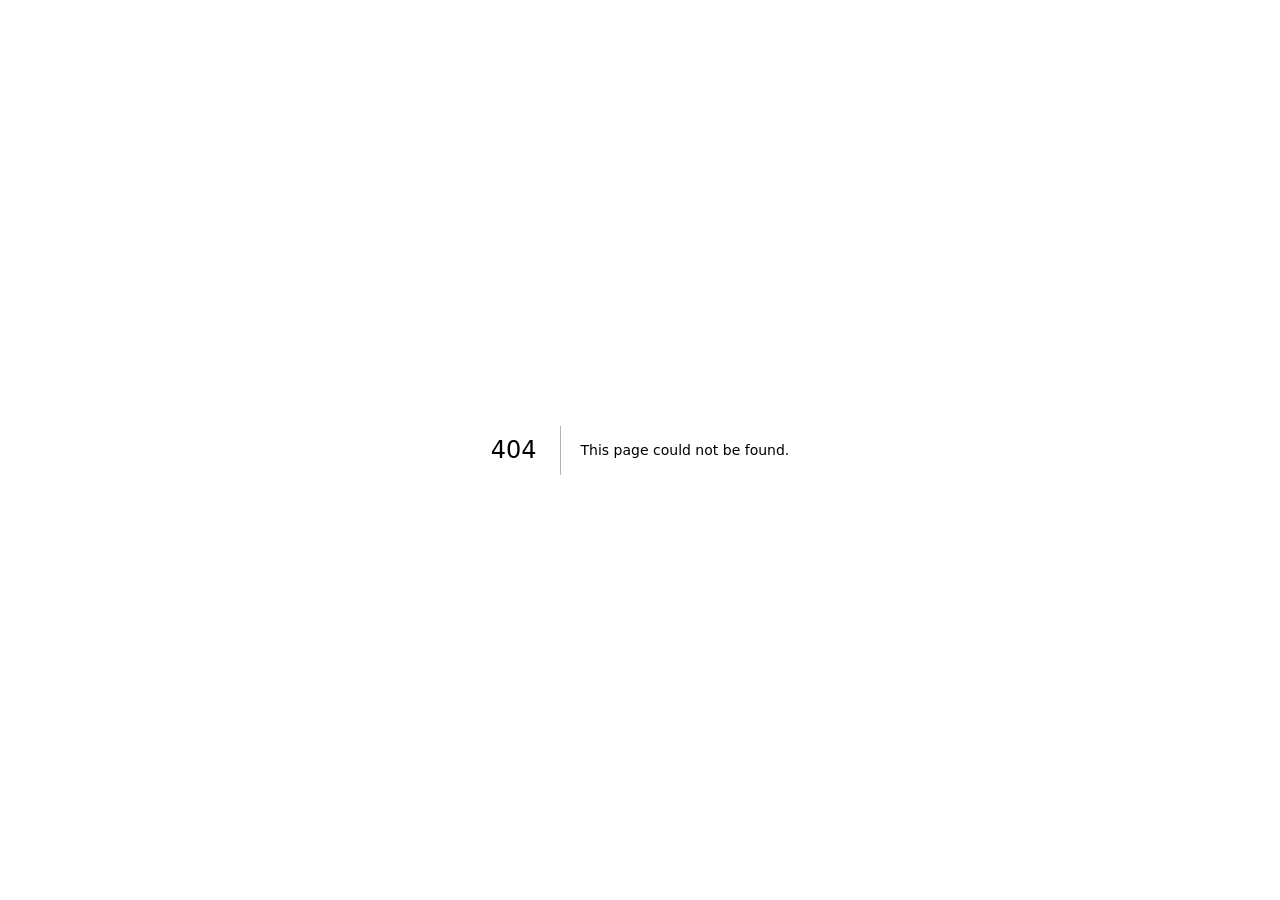
<file: 404/index.html>
<!DOCTYPE html><html lang="ko"><head><meta charSet="utf-8"/><meta name="viewport" content="width=device-width, initial-scale=1, maximum-scale=5"/><link rel="preload" href="/_next/static/media/22a5144ee8d83bca-s.p.woff2" as="font" crossorigin="" type="font/woff2"/><link rel="preload" href="/_next/static/media/7d4881bb7e1bf84d-s.p.woff2" as="font" crossorigin="" type="font/woff2"/><link rel="stylesheet" href="/_next/static/css/7cb4cf2b4452ef34.css" data-precedence="next"/><link rel="preload" as="script" fetchPriority="low" href="/_next/static/chunks/webpack-01365130db779b36.js"/><script src="/_next/static/chunks/4bd1b696-215e5051988c3dde.js" async=""></script><script src="/_next/static/chunks/794-2a8bd403d68bff19.js" async=""></script><script src="/_next/static/chunks/main-app-37ab6300a9da3d02.js" async=""></script><meta name="robots" content="noindex"/><meta name="next-size-adjust" content=""/><title>404: This page could not be found.</title><meta name="theme-color" content="#050608"/><meta name="color-scheme" content="dark"/><title>SBLT | Performance Engineering 전문기업</title><meta name="description" content="SBLT는 Application, Middleware, Database, Network, OS, Infrastructure를 하나의 Transaction으로 분석해 시스템의 성능과 안정성을 극대화하는 Performance Engineering 전문기업입니다."/><meta name="application-name" content="SBLT"/><link rel="author" href="https://sblt.ai"/><meta name="author" content="SBLT"/><meta name="keywords" content="SBLT,Performance Engineering,성능 튜닝,성능 테스트,Root Cause Analysis,Architecture,Observability,Troubleshooting,Performance Test"/><meta name="creator" content="SBLT"/><meta name="publisher" content="SBLT Inc."/><meta name="robots" content="index, follow"/><meta name="googlebot" content="index, follow, max-video-preview:-1, max-image-preview:large, max-snippet:-1"/><meta name="category" content="technology"/><meta name="codex-preview" content="development"/><link rel="canonical" href="https://sblt.ai/"/><link rel="alternate" hrefLang="ko-KR" href="https://sblt.ai/"/><meta property="og:title" content="SBLT | ONLY ONE SOLUTION"/><meta property="og:description" content="성능은 하나의 Component가 아닌 시스템 전체의 상호작용에서 결정됩니다."/><meta property="og:url" content="https://sblt.ai/"/><meta property="og:site_name" content="SBLT"/><meta property="og:locale" content="ko_KR"/><meta property="og:image" content="https://sblt.ai/assets/og-sblt.jpg"/><meta property="og:image:width" content="1200"/><meta property="og:image:height" content="630"/><meta property="og:image:alt" content="SBLT — 핵심을 관통하는 하나의 해법"/><meta property="og:type" content="website"/><meta name="twitter:card" content="summary_large_image"/><meta name="twitter:title" content="SBLT | ONLY ONE SOLUTION"/><meta name="twitter:description" content="End-to-End Transaction 관점으로 Root Cause를 찾는 Performance Engineering 전문기업"/><meta name="twitter:image" content="https://sblt.ai/assets/og-sblt.jpg"/><link rel="shortcut icon" href="/assets/sblt-mark.png"/><link rel="icon" href="/assets/sblt-mark.png"/><link rel="apple-touch-icon" href="/assets/sblt-mark.png"/><script src="/_next/static/chunks/polyfills-42372ed130431b0a.js" noModule=""></script></head><body class="__variable_246ccd __variable_c29908"><div hidden=""><!--$--><!--/$--></div><div style="font-family:system-ui,&quot;Segoe UI&quot;,Roboto,Helvetica,Arial,sans-serif,&quot;Apple Color Emoji&quot;,&quot;Segoe UI Emoji&quot;;height:100vh;text-align:center;display:flex;flex-direction:column;align-items:center;justify-content:center"><div><style>body{color:#000;background:#fff;margin:0}.next-error-h1{border-right:1px solid rgba(0,0,0,.3)}@media (prefers-color-scheme:dark){body{color:#fff;background:#000}.next-error-h1{border-right:1px solid rgba(255,255,255,.3)}}</style><h1 class="next-error-h1" style="display:inline-block;margin:0 20px 0 0;padding:0 23px 0 0;font-size:24px;font-weight:500;vertical-align:top;line-height:49px">404</h1><div style="display:inline-block"><h2 style="font-size:14px;font-weight:400;line-height:49px;margin:0">This page could not be found.</h2></div></div></div><!--$--><!--/$--><script type="application/ld+json">{"@context":"https://schema.org","@graph":[{"@type":"Organization","@id":"https://sblt.ai/#organization","name":"SBLT","alternateName":"에스비엘티","url":"https://sblt.ai","email":"jaeseok@sblt.ai","slogan":"ONLY ONE SOLUTION","description":"대규모 서비스의 성능을 설계하고, 분석하며, 개선하는 Performance Engineering 전문기업"},{"@type":"ProfessionalService","@id":"https://sblt.ai/#service","name":"SBLT Performance Engineering","url":"https://sblt.ai","provider":{"@id":"https://sblt.ai/#organization"},"serviceType":["Performance Tuning","Troubleshooting","Architecture Design","Monitoring & Observability","Performance Testing","Independent Performance Verification"],"areaServed":"KR"},{"@type":"WebSite","@id":"https://sblt.ai/#website","url":"https://sblt.ai","name":"SBLT","inLanguage":"ko-KR","publisher":{"@id":"https://sblt.ai/#organization"}}]}</script><script src="/_next/static/chunks/webpack-01365130db779b36.js" id="_R_" async=""></script><script>(self.__next_f=self.__next_f||[]).push([0])</script><script>self.__next_f.push([1,"1:\"$Sreact.fragment\"\n2:I[7121,[],\"\"]\n3:I[4581,[],\"\"]\n4:I[484,[],\"OutletBoundary\"]\n5:\"$Sreact.suspense\"\n8:I[484,[],\"ViewportBoundary\"]\na:I[484,[],\"MetadataBoundary\"]\nc:I[7123,[],\"default\",1]\n:HL[\"/_next/static/media/22a5144ee8d83bca-s.p.woff2\",\"font\",{\"crossOrigin\":\"\",\"type\":\"font/woff2\"}]\n:HL[\"/_next/static/media/7d4881bb7e1bf84d-s.p.woff2\",\"font\",{\"crossOrigin\":\"\",\"type\":\"font/woff2\"}]\n:HL[\"/_next/static/css/7cb4cf2b4452ef34.css\",\"style\"]\n"])</script><script>self.__next_f.push([1,"0:{\"P\":null,\"c\":[\"\",\"_not-found\",\"\"],\"q\":\"\",\"i\":false,\"f\":[[[\"\",{\"children\":[\"_not-found\",{\"children\":[\"__PAGE__\",{}]}]},\"$undefined\",\"$undefined\",16],[[\"$\",\"$1\",\"c\",{\"children\":[[[\"$\",\"link\",\"0\",{\"rel\":\"stylesheet\",\"href\":\"/_next/static/css/7cb4cf2b4452ef34.css\",\"precedence\":\"next\",\"crossOrigin\":\"$undefined\",\"nonce\":\"$undefined\"}]],[\"$\",\"html\",null,{\"lang\":\"ko\",\"children\":[\"$\",\"body\",null,{\"className\":\"__variable_246ccd __variable_c29908\",\"children\":[[\"$\",\"$L2\",null,{\"parallelRouterKey\":\"children\",\"error\":\"$undefined\",\"errorStyles\":\"$undefined\",\"errorScripts\":\"$undefined\",\"template\":[\"$\",\"$L3\",null,{}],\"templateStyles\":\"$undefined\",\"templateScripts\":\"$undefined\",\"notFound\":\"$undefined\",\"forbidden\":\"$undefined\",\"unauthorized\":\"$undefined\"}],[\"$\",\"script\",null,{\"type\":\"application/ld+json\",\"dangerouslySetInnerHTML\":{\"__html\":\"{\\\"@context\\\":\\\"https://schema.org\\\",\\\"@graph\\\":[{\\\"@type\\\":\\\"Organization\\\",\\\"@id\\\":\\\"https://sblt.ai/#organization\\\",\\\"name\\\":\\\"SBLT\\\",\\\"alternateName\\\":\\\"에스비엘티\\\",\\\"url\\\":\\\"https://sblt.ai\\\",\\\"email\\\":\\\"jaeseok@sblt.ai\\\",\\\"slogan\\\":\\\"ONLY ONE SOLUTION\\\",\\\"description\\\":\\\"대규모 서비스의 성능을 설계하고, 분석하며, 개선하는 Performance Engineering 전문기업\\\"},{\\\"@type\\\":\\\"ProfessionalService\\\",\\\"@id\\\":\\\"https://sblt.ai/#service\\\",\\\"name\\\":\\\"SBLT Performance Engineering\\\",\\\"url\\\":\\\"https://sblt.ai\\\",\\\"provider\\\":{\\\"@id\\\":\\\"https://sblt.ai/#organization\\\"},\\\"serviceType\\\":[\\\"Performance Tuning\\\",\\\"Troubleshooting\\\",\\\"Architecture Design\\\",\\\"Monitoring \u0026 Observability\\\",\\\"Performance Testing\\\",\\\"Independent Performance Verification\\\"],\\\"areaServed\\\":\\\"KR\\\"},{\\\"@type\\\":\\\"WebSite\\\",\\\"@id\\\":\\\"https://sblt.ai/#website\\\",\\\"url\\\":\\\"https://sblt.ai\\\",\\\"name\\\":\\\"SBLT\\\",\\\"inLanguage\\\":\\\"ko-KR\\\",\\\"publisher\\\":{\\\"@id\\\":\\\"https://sblt.ai/#organization\\\"}}]}\"}}]]}]}]]}],{\"children\":[[\"$\",\"$1\",\"c\",{\"children\":[null,[\"$\",\"$L2\",null,{\"parallelRouterKey\":\"children\",\"error\":\"$undefined\",\"errorStyles\":\"$undefined\",\"errorScripts\":\"$undefined\",\"template\":[\"$\",\"$L3\",null,{}],\"templateStyles\":\"$undefined\",\"templateScripts\":\"$undefined\",\"notFound\":\"$undefined\",\"forbidden\":\"$undefined\",\"unauthorized\":\"$undefined\"}]]}],{\"children\":[[\"$\",\"$1\",\"c\",{\"children\":[[[\"$\",\"title\",null,{\"children\":\"404: This page could not be found.\"}],[\"$\",\"div\",null,{\"style\":{\"fontFamily\":\"system-ui,\\\"Segoe UI\\\",Roboto,Helvetica,Arial,sans-serif,\\\"Apple Color Emoji\\\",\\\"Segoe UI Emoji\\\"\",\"height\":\"100vh\",\"textAlign\":\"center\",\"display\":\"flex\",\"flexDirection\":\"column\",\"alignItems\":\"center\",\"justifyContent\":\"center\"},\"children\":[\"$\",\"div\",null,{\"children\":[[\"$\",\"style\",null,{\"dangerouslySetInnerHTML\":{\"__html\":\"body{color:#000;background:#fff;margin:0}.next-error-h1{border-right:1px solid rgba(0,0,0,.3)}@media (prefers-color-scheme:dark){body{color:#fff;background:#000}.next-error-h1{border-right:1px solid rgba(255,255,255,.3)}}\"}}],[\"$\",\"h1\",null,{\"className\":\"next-error-h1\",\"style\":{\"display\":\"inline-block\",\"margin\":\"0 20px 0 0\",\"padding\":\"0 23px 0 0\",\"fontSize\":24,\"fontWeight\":500,\"verticalAlign\":\"top\",\"lineHeight\":\"49px\"},\"children\":404}],[\"$\",\"div\",null,{\"style\":{\"display\":\"inline-block\"},\"children\":[\"$\",\"h2\",null,{\"style\":{\"fontSize\":14,\"fontWeight\":400,\"lineHeight\":\"49px\",\"margin\":0},\"children\":\"This page could not be found.\"}]}]]}]}]],null,[\"$\",\"$L4\",null,{\"children\":[\"$\",\"$5\",null,{\"name\":\"Next.MetadataOutlet\",\"children\":\"$@6\"}]}]]}],{},null,false,null]},null,false,\"$@7\"]},null,false,null],[\"$\",\"$1\",\"h\",{\"children\":[[\"$\",\"meta\",null,{\"name\":\"robots\",\"content\":\"noindex\"}],[\"$\",\"$L8\",null,{\"children\":\"$L9\"}],[\"$\",\"div\",null,{\"hidden\":true,\"children\":[\"$\",\"$La\",null,{\"children\":[\"$\",\"$5\",null,{\"name\":\"Next.Metadata\",\"children\":\"$Lb\"}]}]}],[\"$\",\"meta\",null,{\"name\":\"next-size-adjust\",\"content\":\"\"}]]}],false]],\"m\":\"$undefined\",\"G\":[\"$c\",[]],\"S\":true,\"h\":null,\"s\":\"$undefined\",\"l\":\"$undefined\",\"p\":\"$undefined\",\"d\":\"$undefined\",\"b\":\"oZlWkKBEPPN-Vu1fIa364\"}\n"])</script><script>self.__next_f.push([1,"d:[]\n7:\"$Wd\"\n"])</script><script>self.__next_f.push([1,"9:[[\"$\",\"meta\",\"0\",{\"charSet\":\"utf-8\"}],[\"$\",\"meta\",\"1\",{\"name\":\"viewport\",\"content\":\"width=device-width, initial-scale=1, maximum-scale=5\"}],[\"$\",\"meta\",\"2\",{\"name\":\"theme-color\",\"content\":\"#050608\"}],[\"$\",\"meta\",\"3\",{\"name\":\"color-scheme\",\"content\":\"dark\"}]]\n"])</script><script>self.__next_f.push([1,"e:I[6869,[],\"IconMark\"]\n6:null\n"])</script><script>self.__next_f.push([1,"b:[[\"$\",\"title\",\"0\",{\"children\":\"SBLT | Performance Engineering 전문기업\"}],[\"$\",\"meta\",\"1\",{\"name\":\"description\",\"content\":\"SBLT는 Application, Middleware, Database, Network, OS, Infrastructure를 하나의 Transaction으로 분석해 시스템의 성능과 안정성을 극대화하는 Performance Engineering 전문기업입니다.\"}],[\"$\",\"meta\",\"2\",{\"name\":\"application-name\",\"content\":\"SBLT\"}],[\"$\",\"link\",\"3\",{\"rel\":\"author\",\"href\":\"https://sblt.ai\"}],[\"$\",\"meta\",\"4\",{\"name\":\"author\",\"content\":\"SBLT\"}],[\"$\",\"meta\",\"5\",{\"name\":\"keywords\",\"content\":\"SBLT,Performance Engineering,성능 튜닝,성능 테스트,Root Cause Analysis,Architecture,Observability,Troubleshooting,Performance Test\"}],[\"$\",\"meta\",\"6\",{\"name\":\"creator\",\"content\":\"SBLT\"}],[\"$\",\"meta\",\"7\",{\"name\":\"publisher\",\"content\":\"SBLT Inc.\"}],[\"$\",\"meta\",\"8\",{\"name\":\"robots\",\"content\":\"index, follow\"}],[\"$\",\"meta\",\"9\",{\"name\":\"googlebot\",\"content\":\"index, follow, max-video-preview:-1, max-image-preview:large, max-snippet:-1\"}],[\"$\",\"meta\",\"10\",{\"name\":\"category\",\"content\":\"technology\"}],[\"$\",\"meta\",\"11\",{\"name\":\"codex-preview\",\"content\":\"development\"}],[\"$\",\"link\",\"12\",{\"rel\":\"canonical\",\"href\":\"https://sblt.ai/\"}],[\"$\",\"link\",\"13\",{\"rel\":\"alternate\",\"hrefLang\":\"ko-KR\",\"href\":\"https://sblt.ai/\"}],[\"$\",\"meta\",\"14\",{\"property\":\"og:title\",\"content\":\"SBLT | ONLY ONE SOLUTION\"}],[\"$\",\"meta\",\"15\",{\"property\":\"og:description\",\"content\":\"성능은 하나의 Component가 아닌 시스템 전체의 상호작용에서 결정됩니다.\"}],[\"$\",\"meta\",\"16\",{\"property\":\"og:url\",\"content\":\"https://sblt.ai/\"}],[\"$\",\"meta\",\"17\",{\"property\":\"og:site_name\",\"content\":\"SBLT\"}],[\"$\",\"meta\",\"18\",{\"property\":\"og:locale\",\"content\":\"ko_KR\"}],[\"$\",\"meta\",\"19\",{\"property\":\"og:image\",\"content\":\"https://sblt.ai/assets/og-sblt.jpg\"}],[\"$\",\"meta\",\"20\",{\"property\":\"og:image:width\",\"content\":\"1200\"}],[\"$\",\"meta\",\"21\",{\"property\":\"og:image:height\",\"content\":\"630\"}],[\"$\",\"meta\",\"22\",{\"property\":\"og:image:alt\",\"content\":\"SBLT — 핵심을 관통하는 하나의 해법\"}],[\"$\",\"meta\",\"23\",{\"property\":\"og:type\",\"content\":\"website\"}],[\"$\",\"meta\",\"24\",{\"name\":\"twitter:card\",\"content\":\"summary_large_image\"}],[\"$\",\"meta\",\"25\",{\"name\":\"twitter:title\",\"content\":\"SBLT | ONLY ONE SOLUTION\"}],[\"$\",\"meta\",\"26\",{\"name\":\"twitter:description\",\"content\":\"End-to-End Transaction 관점으로 Root Cause를 찾는 Performance Engineering 전문기업\"}],[\"$\",\"meta\",\"27\",{\"name\":\"twitter:image\",\"content\":\"https://sblt.ai/assets/og-sblt.jpg\"}],[\"$\",\"link\",\"28\",{\"rel\":\"shortcut icon\",\"href\":\"/assets/sblt-mark.png\"}],[\"$\",\"link\",\"29\",{\"rel\":\"icon\",\"href\":\"/assets/sblt-mark.png\"}],[\"$\",\"link\",\"30\",{\"rel\":\"apple-touch-icon\",\"href\":\"/assets/sblt-mark.png\"}],[\"$\",\"$Le\",\"31\",{}]]\n"])</script></body></html>
</file>
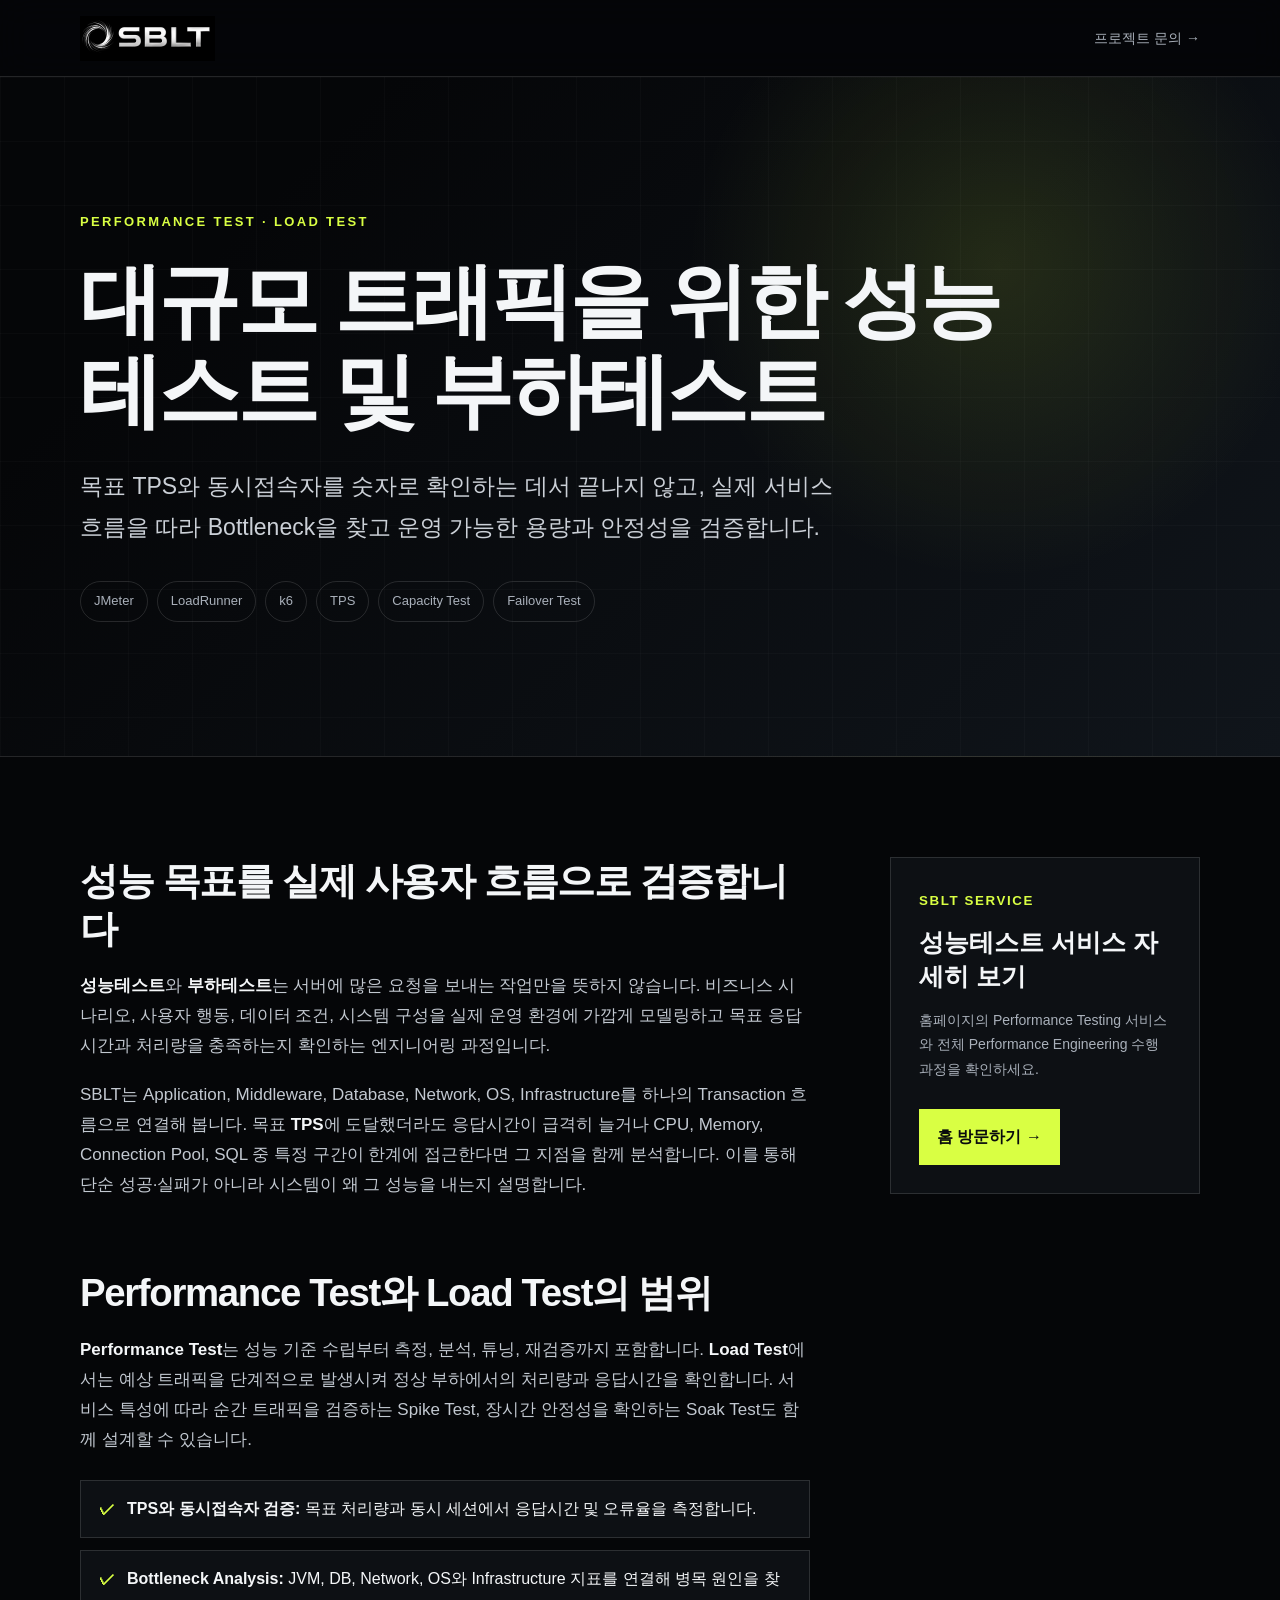
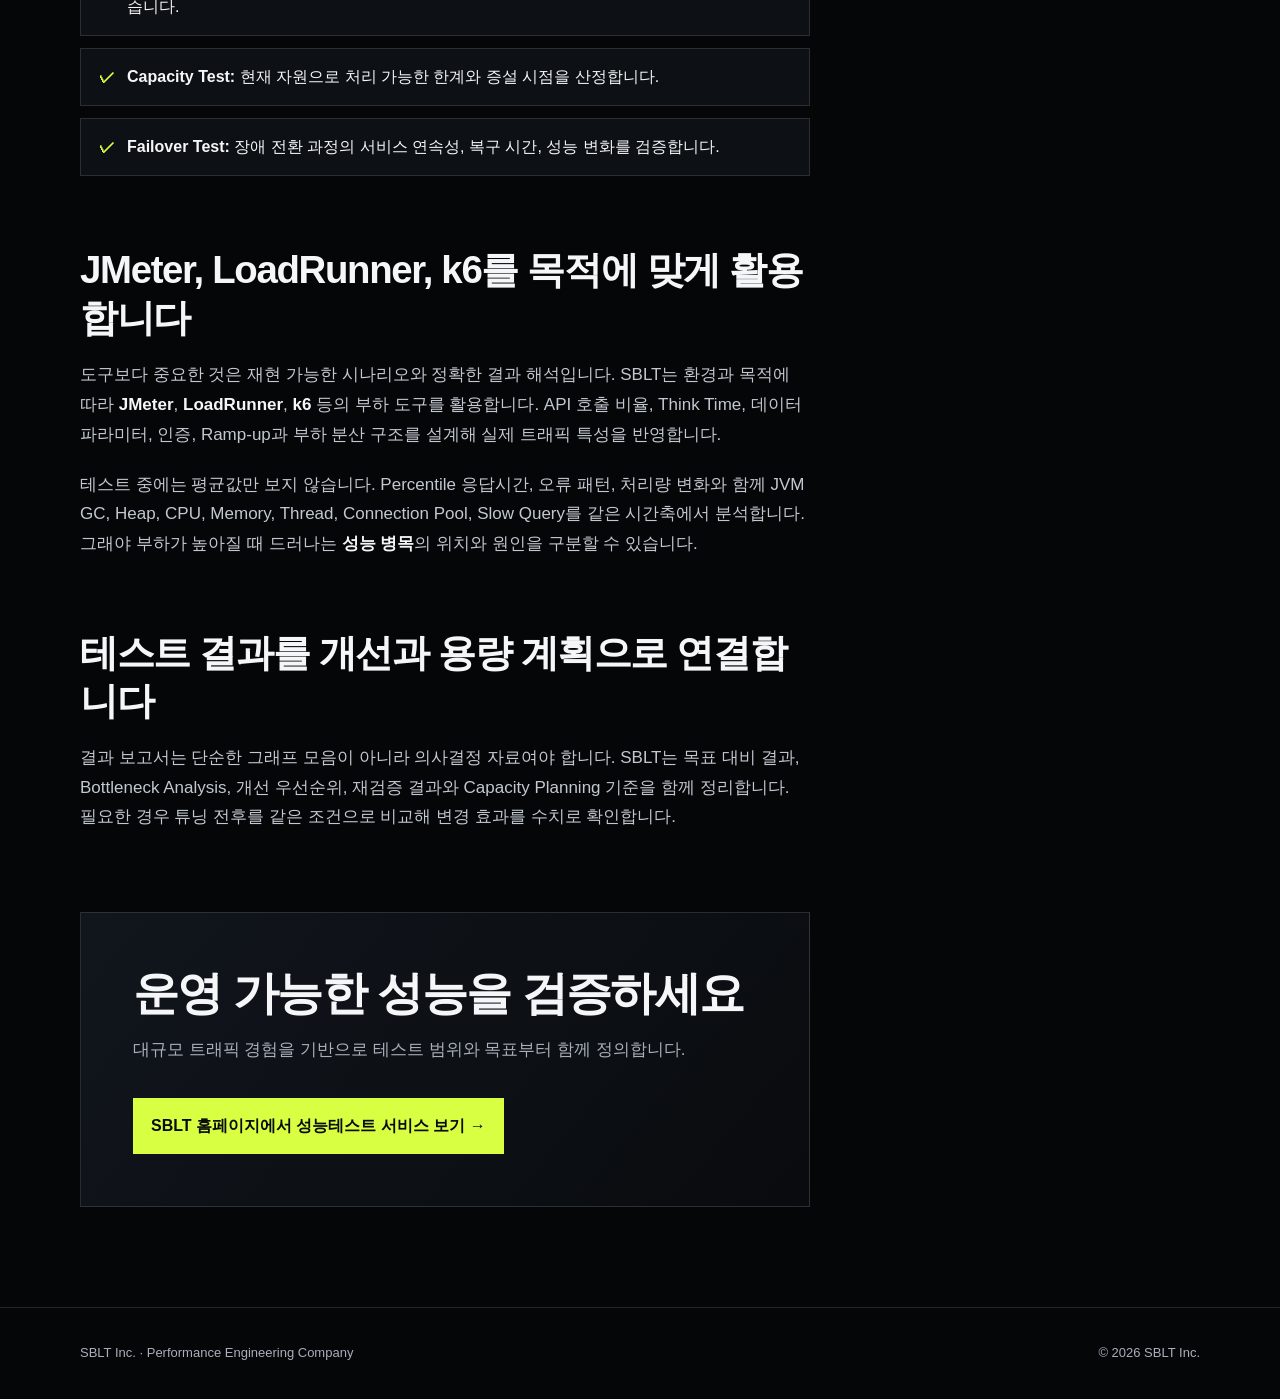
<file: performance-test/index.html>
<!DOCTYPE html>
<html lang="ko">
<head>
  <meta charset="utf-8">
  <meta name="viewport" content="width=device-width, initial-scale=1">
  <title>대규모 트래픽 성능테스트·부하테스트 | SBLT</title>
  <meta name="description" content="대규모 트래픽 환경의 성능테스트와 부하테스트를 설계하고 TPS, 동시접속자, 병목, 용량 및 장애 전환을 검증하는 SBLT Performance Test 서비스입니다.">
  <meta name="robots" content="index, follow">
  <link rel="canonical" href="https://sblt.ai/performance-test/">
  <meta property="og:type" content="website">
  <meta property="og:title" content="대규모 트래픽을 위한 성능테스트 및 부하테스트">
  <meta property="og:description" content="JMeter, LoadRunner, k6 기반 부하 생성부터 TPS, 동시접속자, Bottleneck Analysis, Capacity Test, Failover Test까지 검증합니다.">
  <meta property="og:url" content="https://sblt.ai/performance-test/">
  <meta property="og:image" content="https://sblt.ai/assets/og-sblt.jpg">
  <link rel="icon" href="/assets/sblt-mark.png">
  <link rel="stylesheet" href="/assets/seo-landing.css">
  <script async src="https://www.googletagmanager.com/gtag/js?id=G-MEBW760W96"></script>
  <script>window.dataLayer=window.dataLayer||[];function gtag(){dataLayer.push(arguments)}gtag('js',new Date());gtag('config','G-MEBW760W96');</script>
  <script type="application/ld+json">{"@context":"https://schema.org","@type":"Service","name":"SBLT 성능테스트 및 부하테스트","serviceType":"Performance Test and Load Test","provider":{"@type":"Organization","name":"SBLT","url":"https://sblt.ai/"},"areaServed":"KR","url":"https://sblt.ai/performance-test/","description":"대규모 트래픽 시스템의 TPS, 동시접속자, 병목, 용량과 장애 전환을 검증하는 성능테스트 서비스"}</script>
</head>
<body>
  <header class="site-header"><div class="shell header-inner"><a class="brand" href="/" aria-label="SBLT 홈페이지"><img src="/assets/sblt-logo.png" alt="SBLT" width="1080" height="288"></a><a class="header-link" href="/#contact">프로젝트 문의 →</a></div></header>
  <main>
    <section class="hero"><div class="shell hero-inner"><p class="eyebrow">Performance Test · Load Test</p><h1>대규모 트래픽을 위한 성능테스트 및 부하테스트</h1><p class="hero-lead">목표 TPS와 동시접속자를 숫자로 확인하는 데서 끝나지 않고, 실제 서비스 흐름을 따라 Bottleneck을 찾고 운영 가능한 용량과 안정성을 검증합니다.</p><div class="hero-tags"><span>JMeter</span><span>LoadRunner</span><span>k6</span><span>TPS</span><span>Capacity Test</span><span>Failover Test</span></div></div></section>
    <section class="content"><div class="shell article-grid"><article class="article-body">
      <h2>성능 목표를 실제 사용자 흐름으로 검증합니다</h2>
      <p><strong>성능테스트</strong>와 <strong>부하테스트</strong>는 서버에 많은 요청을 보내는 작업만을 뜻하지 않습니다. 비즈니스 시나리오, 사용자 행동, 데이터 조건, 시스템 구성을 실제 운영 환경에 가깝게 모델링하고 목표 응답시간과 처리량을 충족하는지 확인하는 엔지니어링 과정입니다.</p>
      <p>SBLT는 Application, Middleware, Database, Network, OS, Infrastructure를 하나의 Transaction 흐름으로 연결해 봅니다. 목표 <strong>TPS</strong>에 도달했더라도 응답시간이 급격히 늘거나 CPU, Memory, Connection Pool, SQL 중 특정 구간이 한계에 접근한다면 그 지점을 함께 분석합니다. 이를 통해 단순 성공·실패가 아니라 시스템이 왜 그 성능을 내는지 설명합니다.</p>
      <h2>Performance Test와 Load Test의 범위</h2>
      <p><strong>Performance Test</strong>는 성능 기준 수립부터 측정, 분석, 튜닝, 재검증까지 포함합니다. <strong>Load Test</strong>에서는 예상 트래픽을 단계적으로 발생시켜 정상 부하에서의 처리량과 응답시간을 확인합니다. 서비스 특성에 따라 순간 트래픽을 검증하는 Spike Test, 장시간 안정성을 확인하는 Soak Test도 함께 설계할 수 있습니다.</p>
      <ul class="check-list">
        <li><strong>TPS와 동시접속자 검증:</strong> 목표 처리량과 동시 세션에서 응답시간 및 오류율을 측정합니다.</li>
        <li><strong>Bottleneck Analysis:</strong> JVM, DB, Network, OS와 Infrastructure 지표를 연결해 병목 원인을 찾습니다.</li>
        <li><strong>Capacity Test:</strong> 현재 자원으로 처리 가능한 한계와 증설 시점을 산정합니다.</li>
        <li><strong>Failover Test:</strong> 장애 전환 과정의 서비스 연속성, 복구 시간, 성능 변화를 검증합니다.</li>
      </ul>
      <h2>JMeter, LoadRunner, k6를 목적에 맞게 활용합니다</h2>
      <p>도구보다 중요한 것은 재현 가능한 시나리오와 정확한 결과 해석입니다. SBLT는 환경과 목적에 따라 <strong>JMeter</strong>, <strong>LoadRunner</strong>, <strong>k6</strong> 등의 부하 도구를 활용합니다. API 호출 비율, Think Time, 데이터 파라미터, 인증, Ramp-up과 부하 분산 구조를 설계해 실제 트래픽 특성을 반영합니다.</p>
      <p>테스트 중에는 평균값만 보지 않습니다. Percentile 응답시간, 오류 패턴, 처리량 변화와 함께 JVM GC, Heap, CPU, Memory, Thread, Connection Pool, Slow Query를 같은 시간축에서 분석합니다. 그래야 부하가 높아질 때 드러나는 <strong>성능 병목</strong>의 위치와 원인을 구분할 수 있습니다.</p>
      <h2>테스트 결과를 개선과 용량 계획으로 연결합니다</h2>
      <p>결과 보고서는 단순한 그래프 모음이 아니라 의사결정 자료여야 합니다. SBLT는 목표 대비 결과, Bottleneck Analysis, 개선 우선순위, 재검증 결과와 Capacity Planning 기준을 함께 정리합니다. 필요한 경우 튜닝 전후를 같은 조건으로 비교해 변경 효과를 수치로 확인합니다.</p>
      <div class="bottom-cta"><h2>운영 가능한 성능을 검증하세요</h2><p>대규모 트래픽 경험을 기반으로 테스트 범위와 목표부터 함께 정의합니다.</p><a class="cta" href="https://sblt.ai/#performance-test">SBLT 홈페이지에서 성능테스트 서비스 보기 →</a></div>
    </article><aside class="side-card"><small>SBLT SERVICE</small><h2>성능테스트 서비스 자세히 보기</h2><p>홈페이지의 Performance Testing 서비스와 전체 Performance Engineering 수행 과정을 확인하세요.</p><a class="cta" href="https://sblt.ai/#performance-test">홈 방문하기 →</a></aside></div></section>
  </main>
  <footer class="site-footer"><div class="shell footer-inner"><span>SBLT Inc. · Performance Engineering Company</span><span>© 2026 SBLT Inc.</span></div></footer>
</body>
</html>
</file>
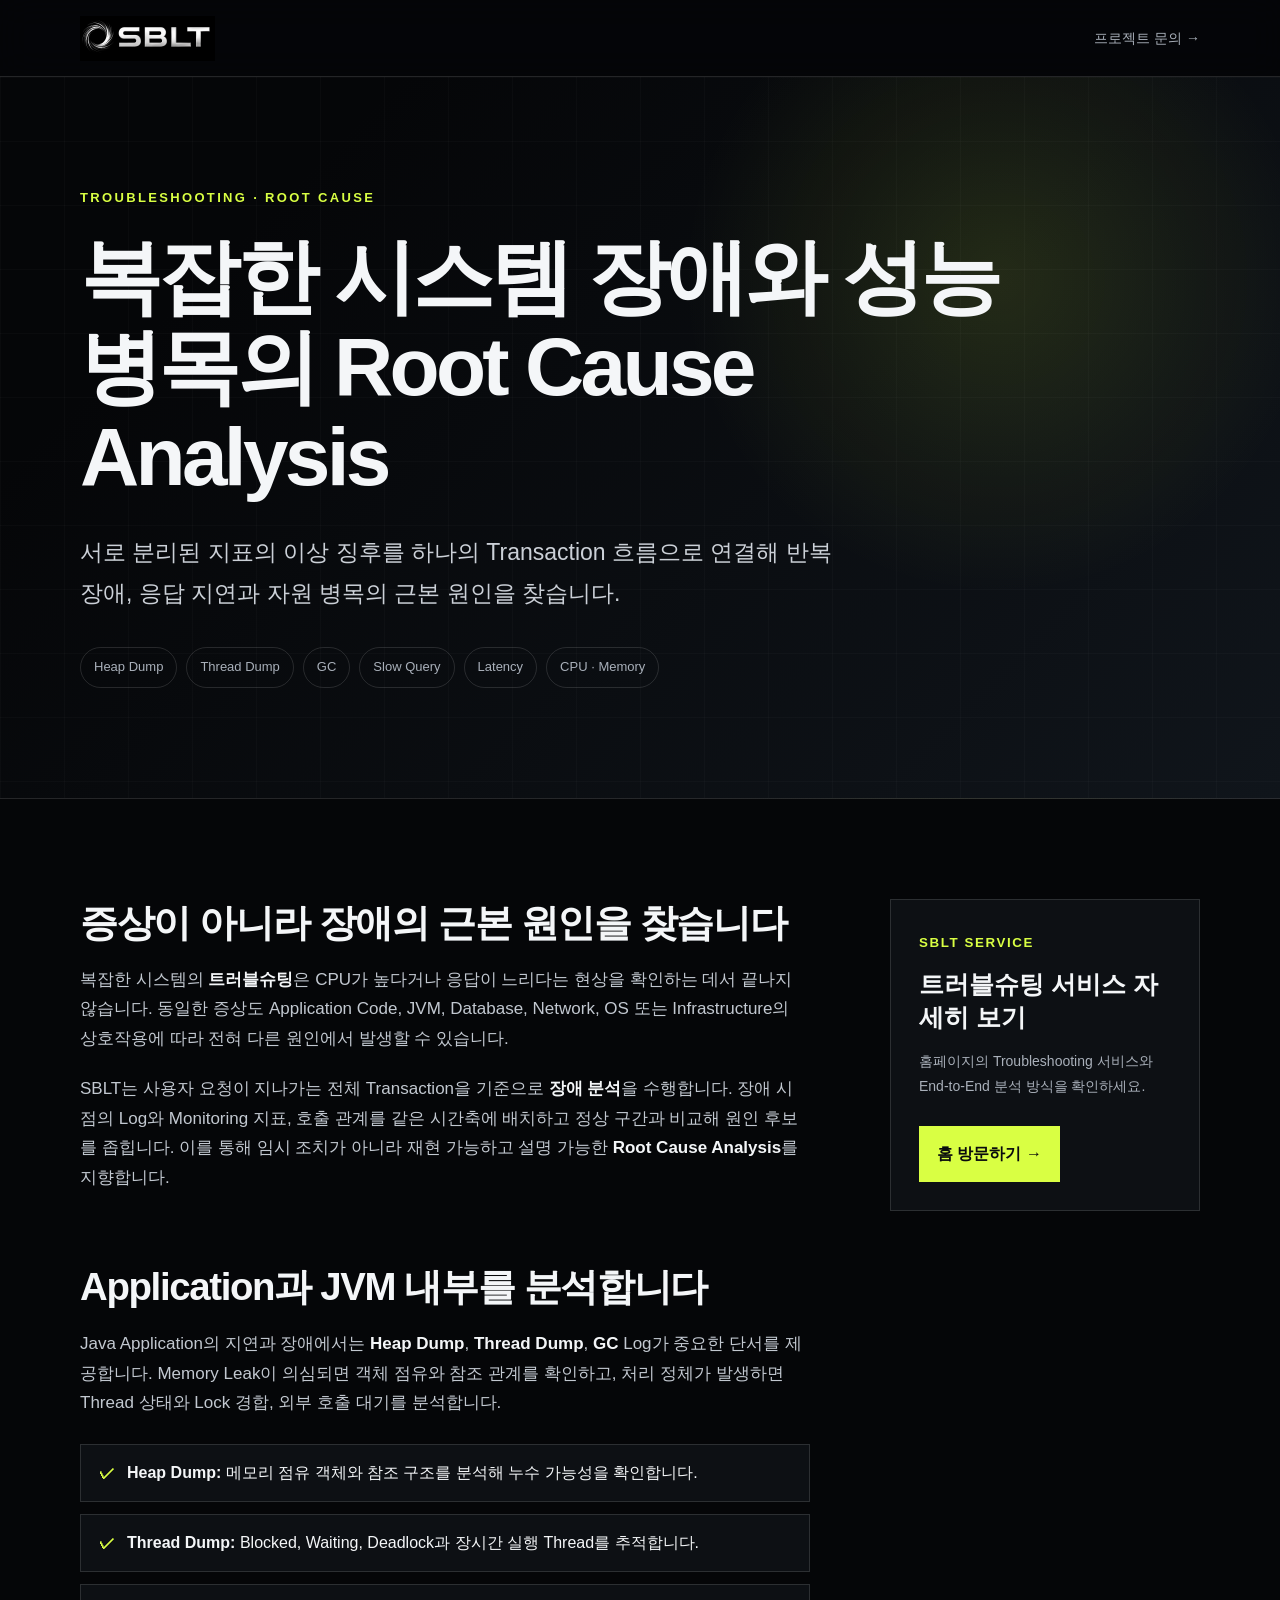
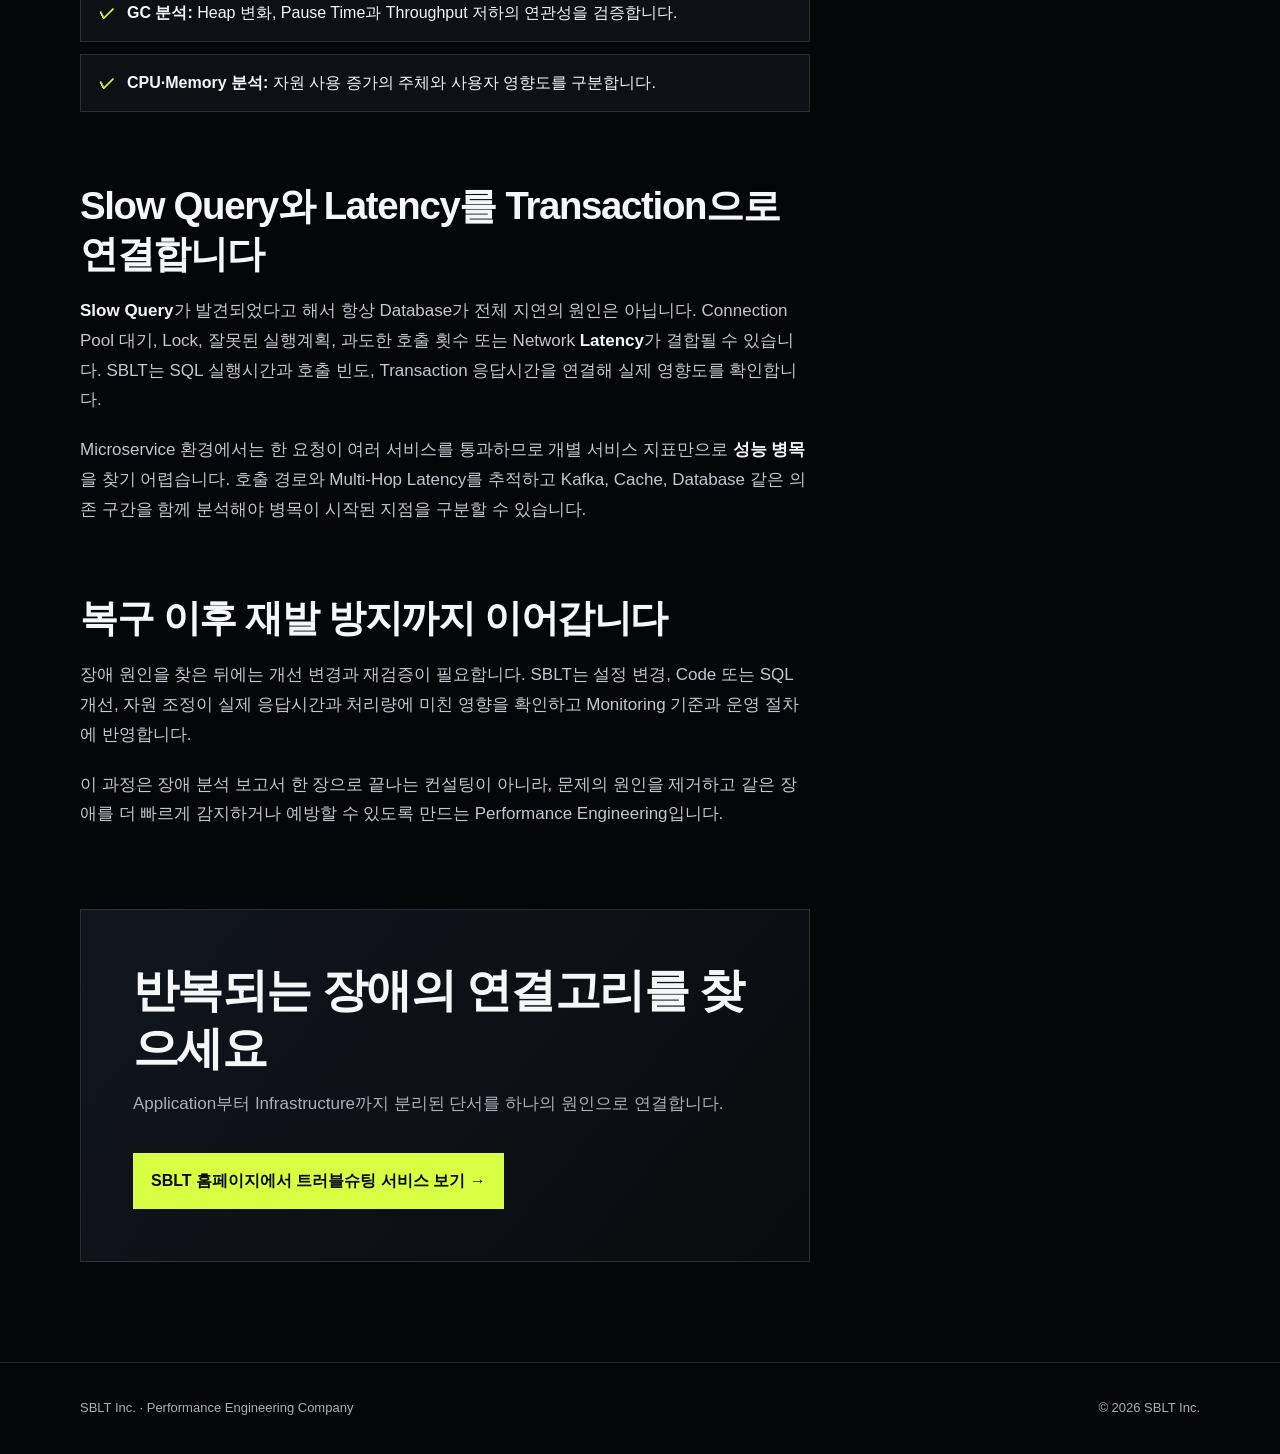
<file: troubleshooting/index.html>
<!DOCTYPE html>
<html lang="ko">
<head>
  <meta charset="utf-8">
  <meta name="viewport" content="width=device-width, initial-scale=1">
  <title>시스템 장애·성능 병목 Root Cause Analysis | SBLT</title>
  <meta name="description" content="Heap Dump, Thread Dump, GC, Slow Query, Latency, CPU, Memory를 연결해 복잡한 시스템 장애와 성능 병목의 Root Cause를 분석하는 SBLT 트러블슈팅 서비스입니다.">
  <meta name="robots" content="index, follow">
  <link rel="canonical" href="https://sblt.ai/troubleshooting/">
  <meta property="og:type" content="website">
  <meta property="og:title" content="복잡한 시스템 장애와 성능 병목의 Root Cause Analysis">
  <meta property="og:description" content="Application부터 Infrastructure까지 연결해 장애와 성능 병목의 근본 원인을 분석합니다.">
  <meta property="og:url" content="https://sblt.ai/troubleshooting/">
  <meta property="og:image" content="https://sblt.ai/assets/og-sblt.jpg">
  <link rel="icon" href="/assets/sblt-mark.png">
  <link rel="stylesheet" href="/assets/seo-landing.css">
  <script async src="https://www.googletagmanager.com/gtag/js?id=G-MEBW760W96"></script>
  <script>window.dataLayer=window.dataLayer||[];function gtag(){dataLayer.push(arguments)}gtag('js',new Date());gtag('config','G-MEBW760W96');</script>
  <script type="application/ld+json">{"@context":"https://schema.org","@type":"Service","name":"SBLT 시스템 트러블슈팅","serviceType":"Root Cause Analysis","provider":{"@type":"Organization","name":"SBLT","url":"https://sblt.ai/"},"areaServed":"KR","url":"https://sblt.ai/troubleshooting/","description":"Application부터 Infrastructure까지 연결해 장애와 성능 병목의 근본 원인을 분석하는 서비스"}</script>
</head>
<body>
  <header class="site-header"><div class="shell header-inner"><a class="brand" href="/" aria-label="SBLT 홈페이지"><img src="/assets/sblt-logo.png" alt="SBLT" width="1080" height="288"></a><a class="header-link" href="/#contact">프로젝트 문의 →</a></div></header>
  <main>
    <section class="hero"><div class="shell hero-inner"><p class="eyebrow">Troubleshooting · Root Cause</p><h1>복잡한 시스템 장애와 성능 병목의 Root Cause Analysis</h1><p class="hero-lead">서로 분리된 지표의 이상 징후를 하나의 Transaction 흐름으로 연결해 반복 장애, 응답 지연과 자원 병목의 근본 원인을 찾습니다.</p><div class="hero-tags"><span>Heap Dump</span><span>Thread Dump</span><span>GC</span><span>Slow Query</span><span>Latency</span><span>CPU · Memory</span></div></div></section>
    <section class="content"><div class="shell article-grid"><article class="article-body">
      <h2>증상이 아니라 장애의 근본 원인을 찾습니다</h2>
      <p>복잡한 시스템의 <strong>트러블슈팅</strong>은 CPU가 높다거나 응답이 느리다는 현상을 확인하는 데서 끝나지 않습니다. 동일한 증상도 Application Code, JVM, Database, Network, OS 또는 Infrastructure의 상호작용에 따라 전혀 다른 원인에서 발생할 수 있습니다.</p>
      <p>SBLT는 사용자 요청이 지나가는 전체 Transaction을 기준으로 <strong>장애 분석</strong>을 수행합니다. 장애 시점의 Log와 Monitoring 지표, 호출 관계를 같은 시간축에 배치하고 정상 구간과 비교해 원인 후보를 좁힙니다. 이를 통해 임시 조치가 아니라 재현 가능하고 설명 가능한 <strong>Root Cause Analysis</strong>를 지향합니다.</p>
      <h2>Application과 JVM 내부를 분석합니다</h2>
      <p>Java Application의 지연과 장애에서는 <strong>Heap Dump</strong>, <strong>Thread Dump</strong>, <strong>GC</strong> Log가 중요한 단서를 제공합니다. Memory Leak이 의심되면 객체 점유와 참조 관계를 확인하고, 처리 정체가 발생하면 Thread 상태와 Lock 경합, 외부 호출 대기를 분석합니다.</p>
      <ul class="check-list">
        <li><strong>Heap Dump:</strong> 메모리 점유 객체와 참조 구조를 분석해 누수 가능성을 확인합니다.</li>
        <li><strong>Thread Dump:</strong> Blocked, Waiting, Deadlock과 장시간 실행 Thread를 추적합니다.</li>
        <li><strong>GC 분석:</strong> Heap 변화, Pause Time과 Throughput 저하의 연관성을 검증합니다.</li>
        <li><strong>CPU·Memory 분석:</strong> 자원 사용 증가의 주체와 사용자 영향도를 구분합니다.</li>
      </ul>
      <h2>Slow Query와 Latency를 Transaction으로 연결합니다</h2>
      <p><strong>Slow Query</strong>가 발견되었다고 해서 항상 Database가 전체 지연의 원인은 아닙니다. Connection Pool 대기, Lock, 잘못된 실행계획, 과도한 호출 횟수 또는 Network <strong>Latency</strong>가 결합될 수 있습니다. SBLT는 SQL 실행시간과 호출 빈도, Transaction 응답시간을 연결해 실제 영향도를 확인합니다.</p>
      <p>Microservice 환경에서는 한 요청이 여러 서비스를 통과하므로 개별 서비스 지표만으로 <strong>성능 병목</strong>을 찾기 어렵습니다. 호출 경로와 Multi-Hop Latency를 추적하고 Kafka, Cache, Database 같은 의존 구간을 함께 분석해야 병목이 시작된 지점을 구분할 수 있습니다.</p>
      <h2>복구 이후 재발 방지까지 이어갑니다</h2>
      <p>장애 원인을 찾은 뒤에는 개선 변경과 재검증이 필요합니다. SBLT는 설정 변경, Code 또는 SQL 개선, 자원 조정이 실제 응답시간과 처리량에 미친 영향을 확인하고 Monitoring 기준과 운영 절차에 반영합니다.</p>
      <p>이 과정은 장애 분석 보고서 한 장으로 끝나는 컨설팅이 아니라, 문제의 원인을 제거하고 같은 장애를 더 빠르게 감지하거나 예방할 수 있도록 만드는 Performance Engineering입니다.</p>
      <div class="bottom-cta"><h2>반복되는 장애의 연결고리를 찾으세요</h2><p>Application부터 Infrastructure까지 분리된 단서를 하나의 원인으로 연결합니다.</p><a class="cta" href="https://sblt.ai/#troubleshooting">SBLT 홈페이지에서 트러블슈팅 서비스 보기 →</a></div>
    </article><aside class="side-card"><small>SBLT SERVICE</small><h2>트러블슈팅 서비스 자세히 보기</h2><p>홈페이지의 Troubleshooting 서비스와 End-to-End 분석 방식을 확인하세요.</p><a class="cta" href="https://sblt.ai/#troubleshooting">홈 방문하기 →</a></aside></div></section>
  </main>
  <footer class="site-footer"><div class="shell footer-inner"><span>SBLT Inc. · Performance Engineering Company</span><span>© 2026 SBLT Inc.</span></div></footer>
</body>
</html>
</file>
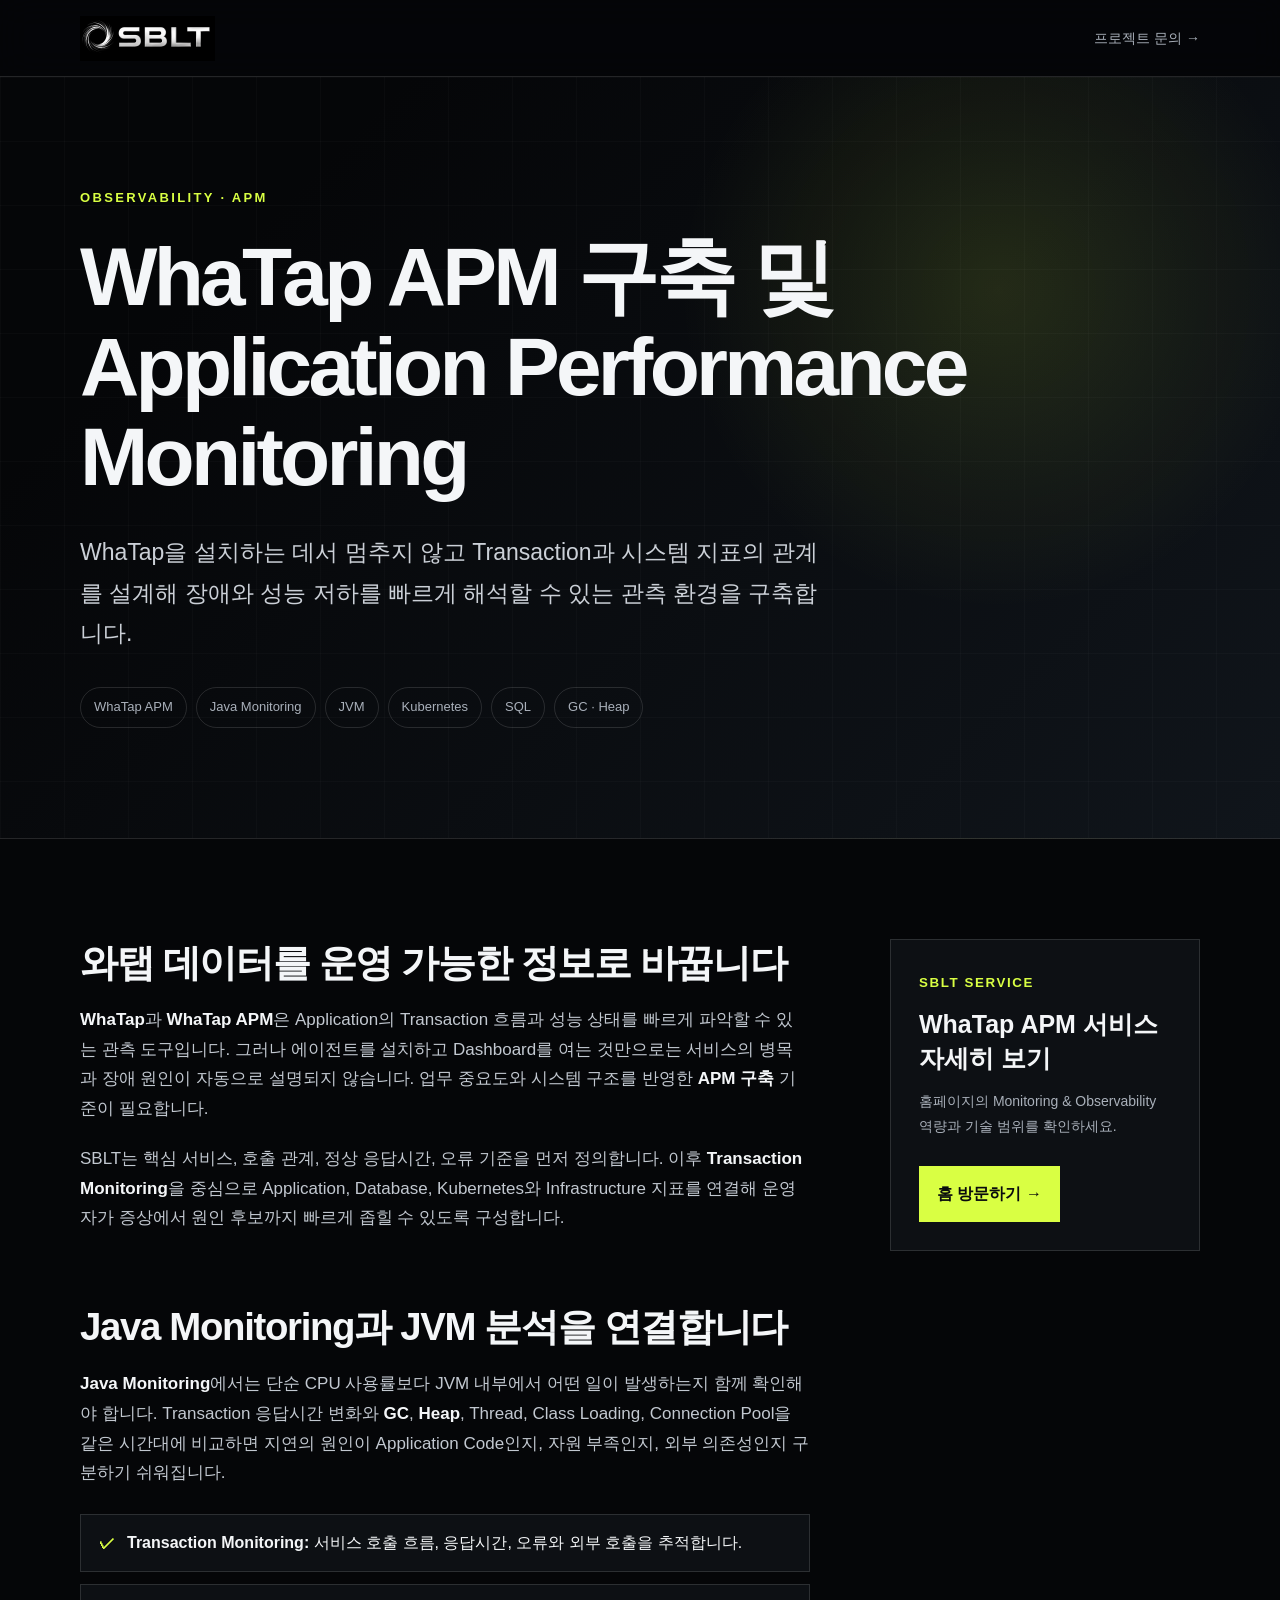
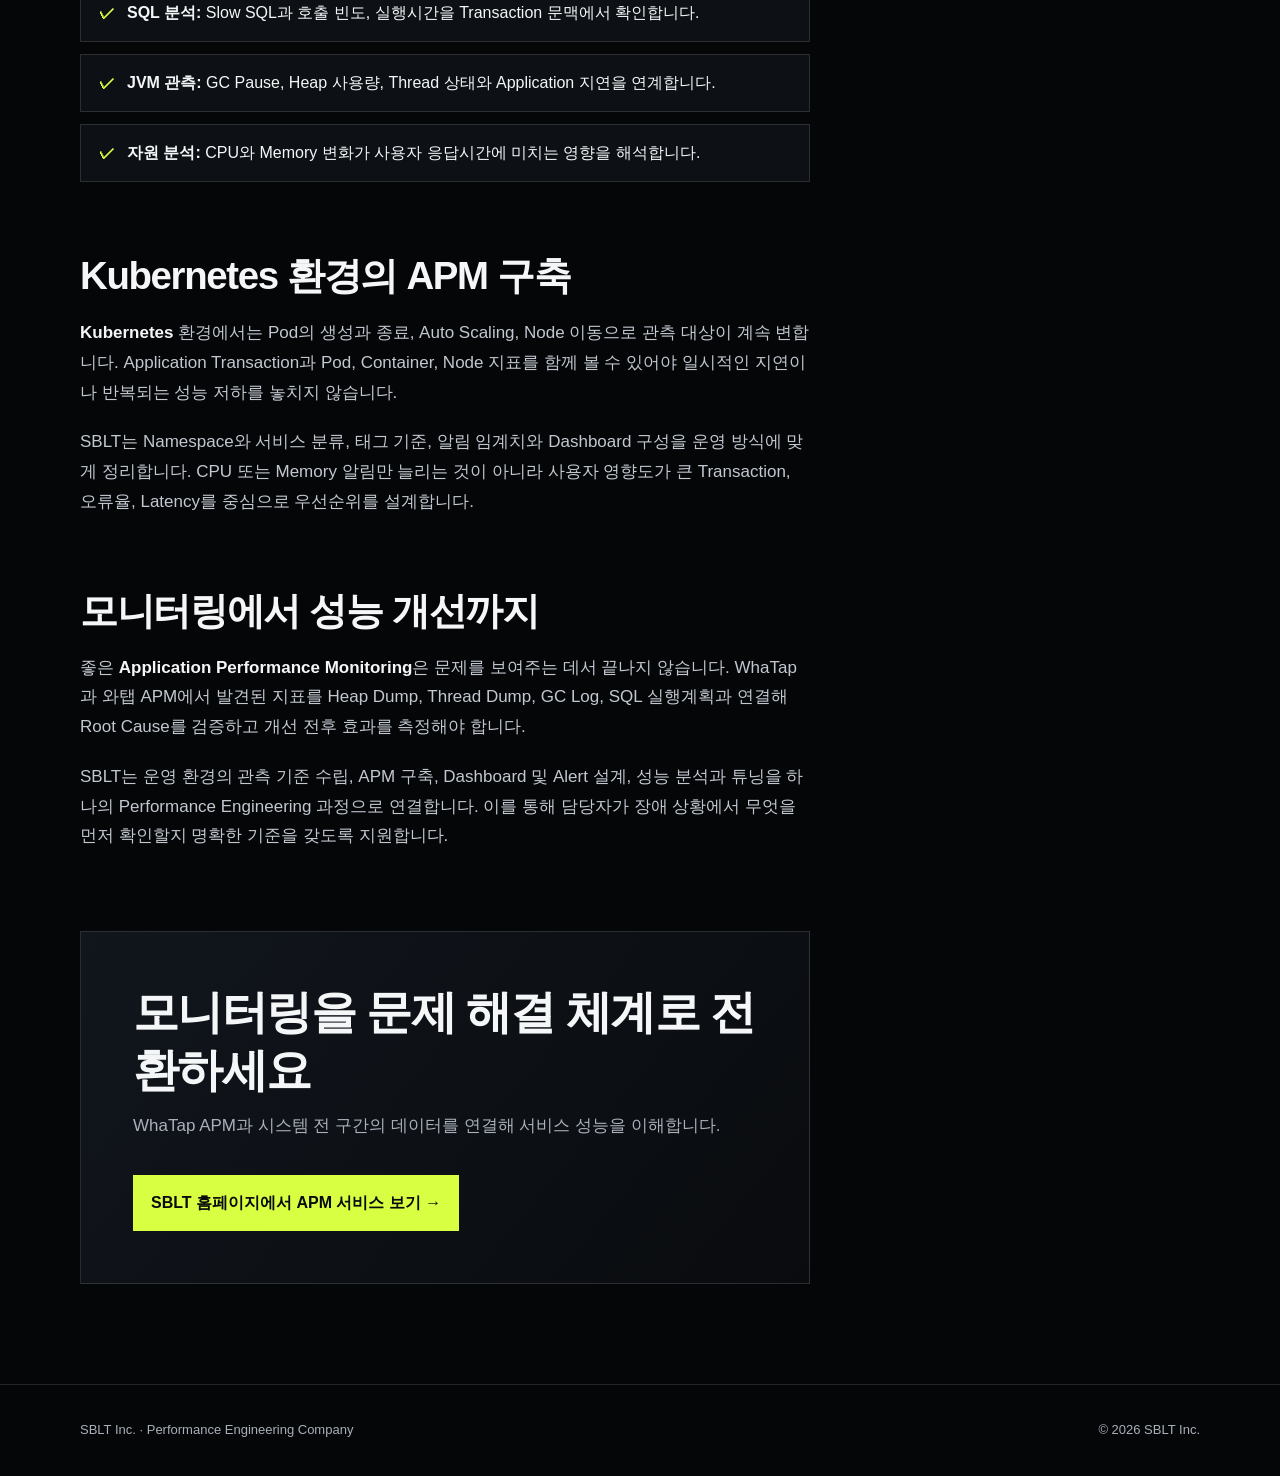
<file: whatap-apm/index.html>
<!DOCTYPE html>
<html lang="ko">
<head>
  <meta charset="utf-8">
  <meta name="viewport" content="width=device-width, initial-scale=1">
  <title>WhaTap APM 구축 및 Application Performance Monitoring | SBLT</title>
  <meta name="description" content="WhaTap APM 구축부터 Java, JVM, Kubernetes, Transaction, SQL, GC, Heap, CPU, Memory 분석까지 연결하는 SBLT Application Performance Monitoring 서비스입니다.">
  <meta name="robots" content="index, follow">
  <link rel="canonical" href="https://sblt.ai/whatap-apm/">
  <meta property="og:type" content="website">
  <meta property="og:title" content="WhaTap APM 구축 및 Application Performance Monitoring">
  <meta property="og:description" content="와탭 데이터를 실제 운영 개선으로 연결하는 APM 구축 및 성능 분석 서비스입니다.">
  <meta property="og:url" content="https://sblt.ai/whatap-apm/">
  <meta property="og:image" content="https://sblt.ai/assets/og-sblt.jpg">
  <link rel="icon" href="/assets/sblt-mark.png">
  <link rel="stylesheet" href="/assets/seo-landing.css">
  <script async src="https://www.googletagmanager.com/gtag/js?id=G-MEBW760W96"></script>
  <script>window.dataLayer=window.dataLayer||[];function gtag(){dataLayer.push(arguments)}gtag('js',new Date());gtag('config','G-MEBW760W96');</script>
  <script type="application/ld+json">{"@context":"https://schema.org","@type":"Service","name":"SBLT WhaTap APM 구축","serviceType":"Application Performance Monitoring","provider":{"@type":"Organization","name":"SBLT","url":"https://sblt.ai/"},"areaServed":"KR","url":"https://sblt.ai/whatap-apm/","description":"WhaTap APM 구축과 Java, JVM, Kubernetes, Transaction 및 시스템 자원 분석 서비스"}</script>
</head>
<body>
  <header class="site-header"><div class="shell header-inner"><a class="brand" href="/" aria-label="SBLT 홈페이지"><img src="/assets/sblt-logo.png" alt="SBLT" width="1080" height="288"></a><a class="header-link" href="/#contact">프로젝트 문의 →</a></div></header>
  <main>
    <section class="hero"><div class="shell hero-inner"><p class="eyebrow">Observability · APM</p><h1>WhaTap APM 구축 및 Application Performance Monitoring</h1><p class="hero-lead">WhaTap을 설치하는 데서 멈추지 않고 Transaction과 시스템 지표의 관계를 설계해 장애와 성능 저하를 빠르게 해석할 수 있는 관측 환경을 구축합니다.</p><div class="hero-tags"><span>WhaTap APM</span><span>Java Monitoring</span><span>JVM</span><span>Kubernetes</span><span>SQL</span><span>GC · Heap</span></div></div></section>
    <section class="content"><div class="shell article-grid"><article class="article-body">
      <h2>와탭 데이터를 운영 가능한 정보로 바꿉니다</h2>
      <p><strong>WhaTap</strong>과 <strong>WhaTap APM</strong>은 Application의 Transaction 흐름과 성능 상태를 빠르게 파악할 수 있는 관측 도구입니다. 그러나 에이전트를 설치하고 Dashboard를 여는 것만으로는 서비스의 병목과 장애 원인이 자동으로 설명되지 않습니다. 업무 중요도와 시스템 구조를 반영한 <strong>APM 구축</strong> 기준이 필요합니다.</p>
      <p>SBLT는 핵심 서비스, 호출 관계, 정상 응답시간, 오류 기준을 먼저 정의합니다. 이후 <strong>Transaction Monitoring</strong>을 중심으로 Application, Database, Kubernetes와 Infrastructure 지표를 연결해 운영자가 증상에서 원인 후보까지 빠르게 좁힐 수 있도록 구성합니다.</p>
      <h2>Java Monitoring과 JVM 분석을 연결합니다</h2>
      <p><strong>Java Monitoring</strong>에서는 단순 CPU 사용률보다 JVM 내부에서 어떤 일이 발생하는지 함께 확인해야 합니다. Transaction 응답시간 변화와 <strong>GC</strong>, <strong>Heap</strong>, Thread, Class Loading, Connection Pool을 같은 시간대에 비교하면 지연의 원인이 Application Code인지, 자원 부족인지, 외부 의존성인지 구분하기 쉬워집니다.</p>
      <ul class="check-list">
        <li><strong>Transaction Monitoring:</strong> 서비스 호출 흐름, 응답시간, 오류와 외부 호출을 추적합니다.</li>
        <li><strong>SQL 분석:</strong> Slow SQL과 호출 빈도, 실행시간을 Transaction 문맥에서 확인합니다.</li>
        <li><strong>JVM 관측:</strong> GC Pause, Heap 사용량, Thread 상태와 Application 지연을 연계합니다.</li>
        <li><strong>자원 분석:</strong> CPU와 Memory 변화가 사용자 응답시간에 미치는 영향을 해석합니다.</li>
      </ul>
      <h2>Kubernetes 환경의 APM 구축</h2>
      <p><strong>Kubernetes</strong> 환경에서는 Pod의 생성과 종료, Auto Scaling, Node 이동으로 관측 대상이 계속 변합니다. Application Transaction과 Pod, Container, Node 지표를 함께 볼 수 있어야 일시적인 지연이나 반복되는 성능 저하를 놓치지 않습니다.</p>
      <p>SBLT는 Namespace와 서비스 분류, 태그 기준, 알림 임계치와 Dashboard 구성을 운영 방식에 맞게 정리합니다. CPU 또는 Memory 알림만 늘리는 것이 아니라 사용자 영향도가 큰 Transaction, 오류율, Latency를 중심으로 우선순위를 설계합니다.</p>
      <h2>모니터링에서 성능 개선까지</h2>
      <p>좋은 <strong>Application Performance Monitoring</strong>은 문제를 보여주는 데서 끝나지 않습니다. WhaTap과 와탭 APM에서 발견된 지표를 Heap Dump, Thread Dump, GC Log, SQL 실행계획과 연결해 Root Cause를 검증하고 개선 전후 효과를 측정해야 합니다.</p>
      <p>SBLT는 운영 환경의 관측 기준 수립, APM 구축, Dashboard 및 Alert 설계, 성능 분석과 튜닝을 하나의 Performance Engineering 과정으로 연결합니다. 이를 통해 담당자가 장애 상황에서 무엇을 먼저 확인할지 명확한 기준을 갖도록 지원합니다.</p>
      <div class="bottom-cta"><h2>모니터링을 문제 해결 체계로 전환하세요</h2><p>WhaTap APM과 시스템 전 구간의 데이터를 연결해 서비스 성능을 이해합니다.</p><a class="cta" href="https://sblt.ai/#whatap-apm">SBLT 홈페이지에서 APM 서비스 보기 →</a></div>
    </article><aside class="side-card"><small>SBLT SERVICE</small><h2>WhaTap APM 서비스 자세히 보기</h2><p>홈페이지의 Monitoring &amp; Observability 역량과 기술 범위를 확인하세요.</p><a class="cta" href="https://sblt.ai/#whatap-apm">홈 방문하기 →</a></aside></div></section>
  </main>
  <footer class="site-footer"><div class="shell footer-inner"><span>SBLT Inc. · Performance Engineering Company</span><span>© 2026 SBLT Inc.</span></div></footer>
</body>
</html>
</file>
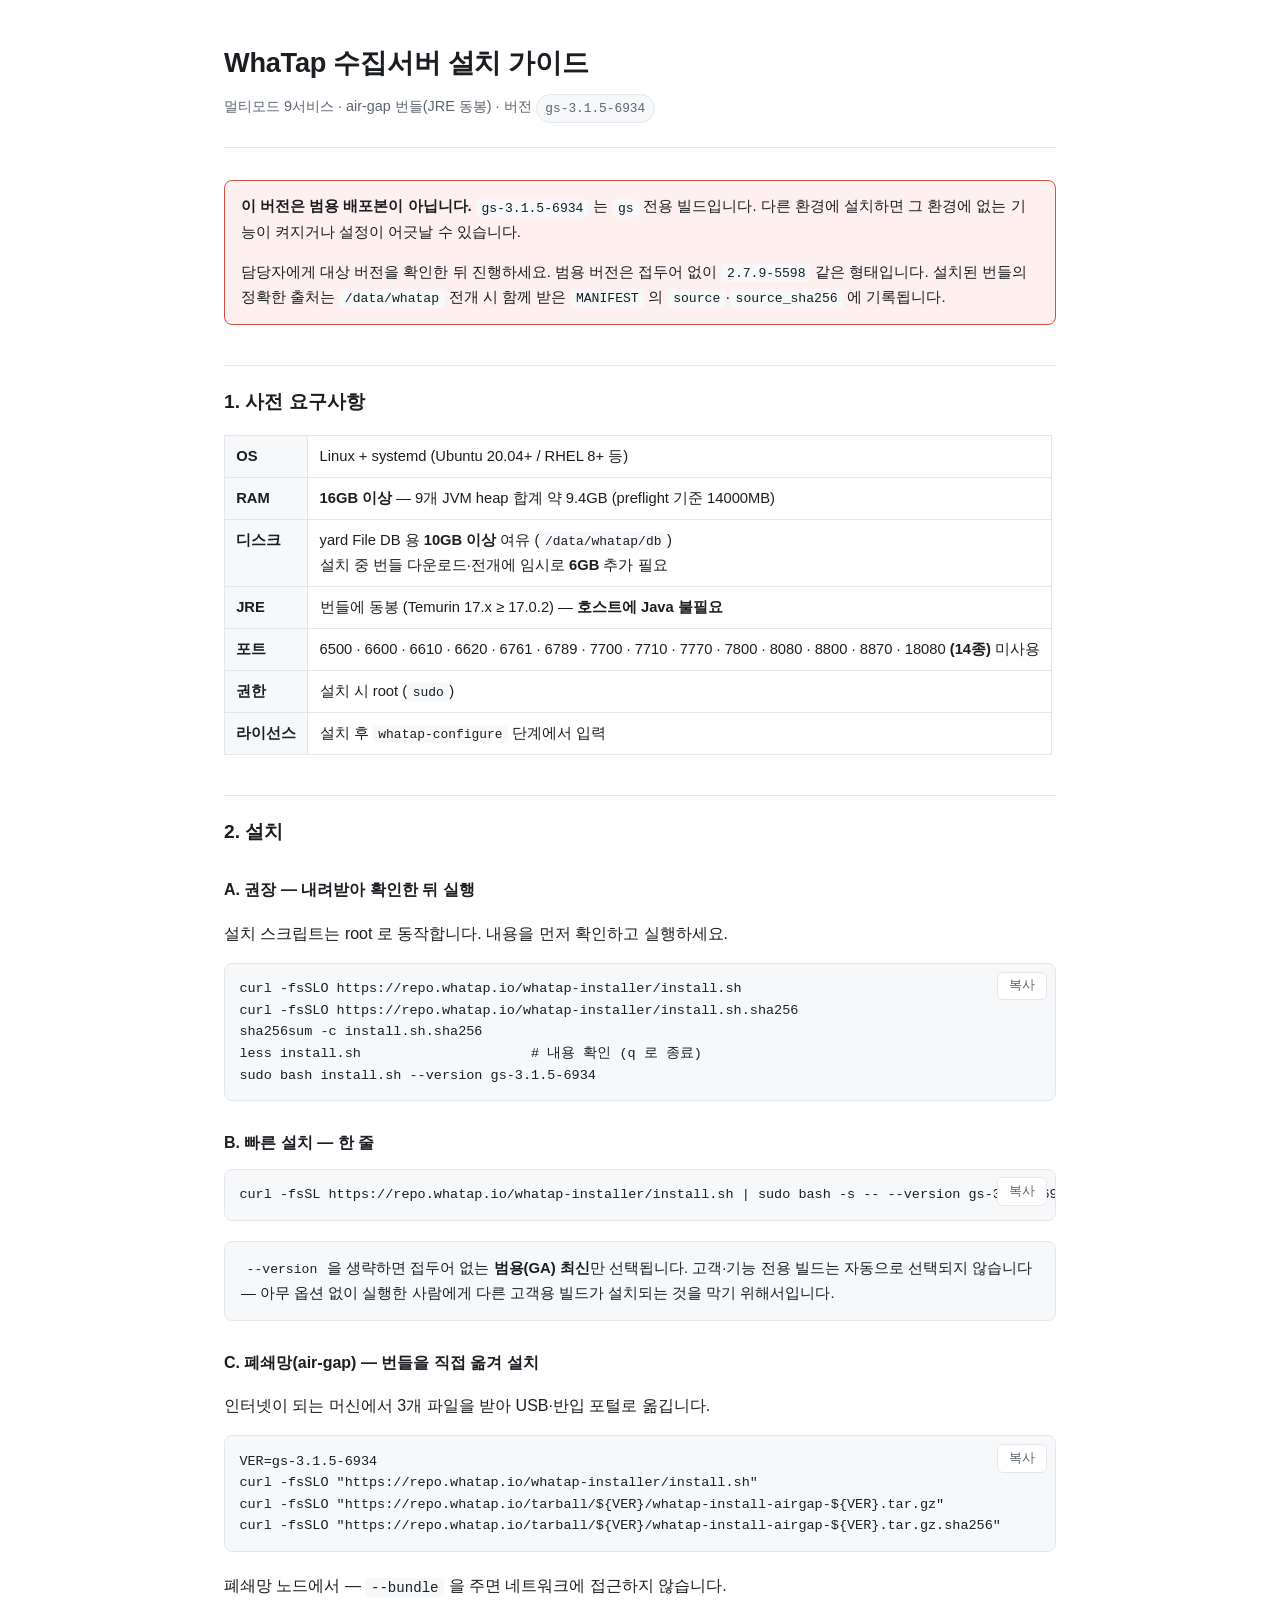
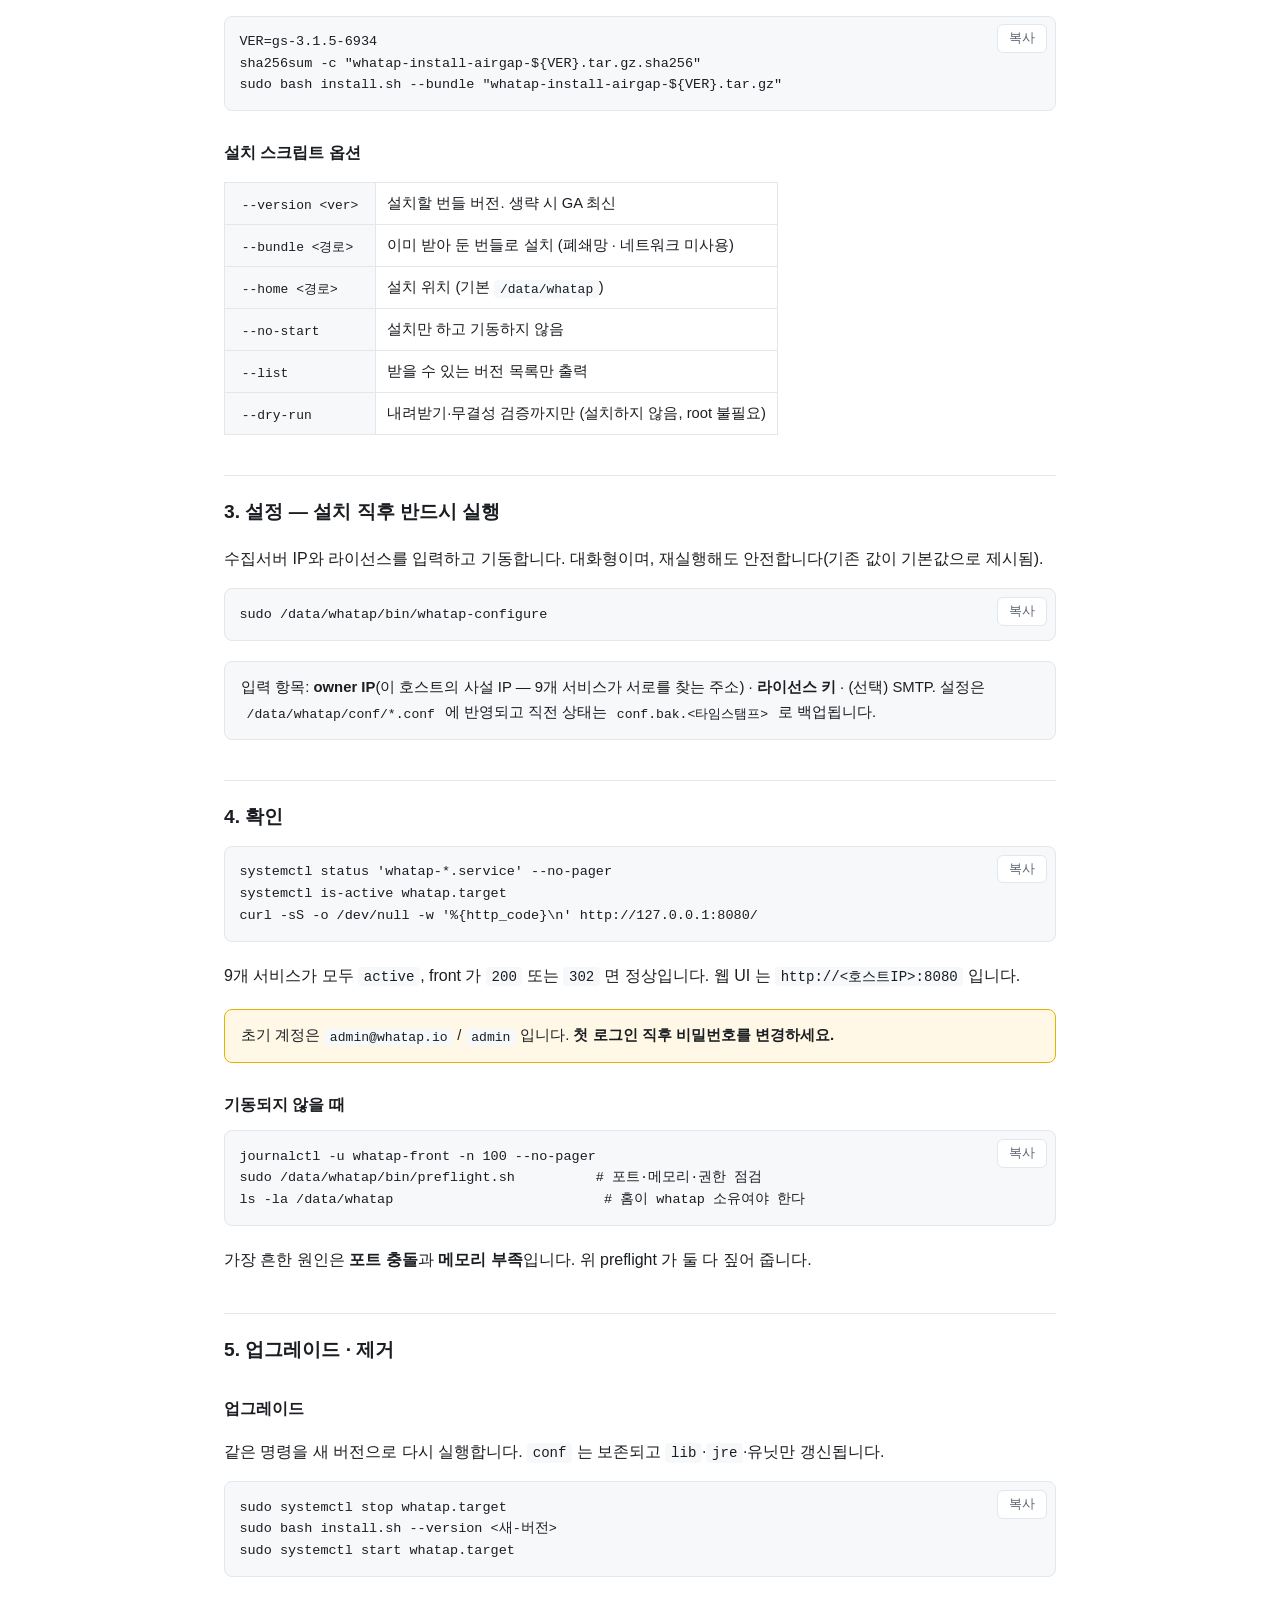
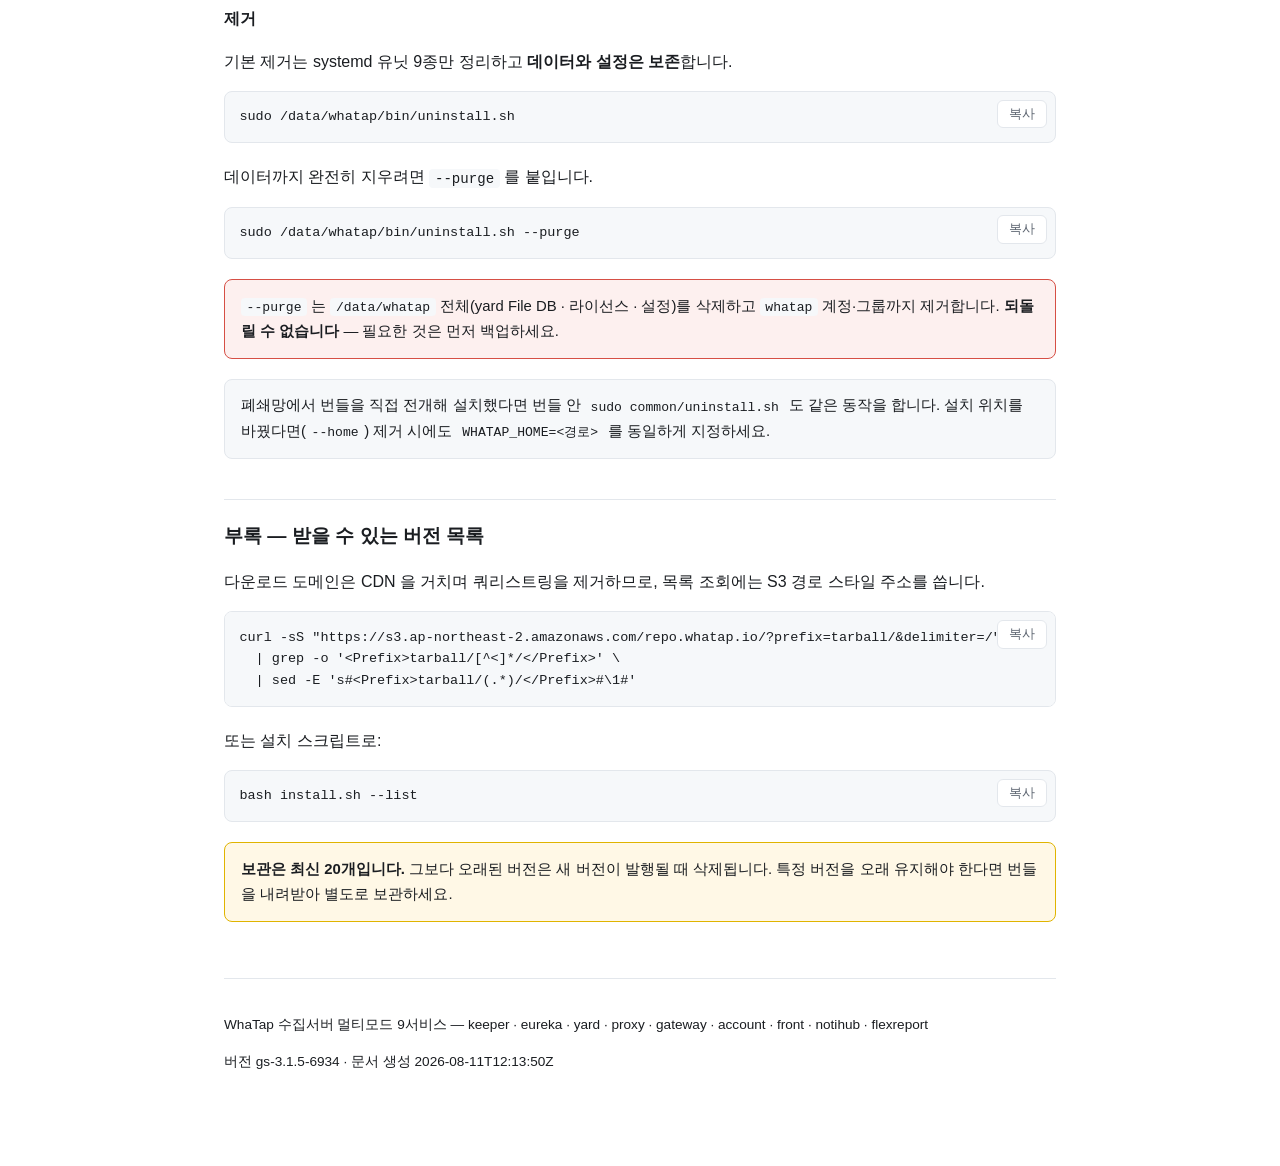
<file: whatap-apm/read.me.html>
<!doctype html>
<html lang="ko">
<head>
<meta charset="utf-8">
<meta name="viewport" content="width=device-width, initial-scale=1">
<title>WhaTap 수집서버 설치 가이드 — gs-3.1.5-6934</title>
<style>
  :root {
    --bg:#ffffff; --fg:#1a1d21; --muted:#5c6470; --line:#e3e7ec;
    --code-bg:#f6f8fa; --accent:#0b6bcb; --warn-bg:#fff8e6; --warn-line:#e0b400;
    --danger-bg:#fdf0ef; --danger-line:#d64f45;
  }
  @media (prefers-color-scheme: dark) {
    :root {
      --bg:#14171a; --fg:#e6e9ed; --muted:#9aa4b2; --line:#2a2f36;
      --code-bg:#1c2126; --accent:#5aa9f0; --warn-bg:#2e2718; --warn-line:#9c7c11;
      --danger-bg:#2e1c1a; --danger-line:#c4544a;
    }
  }
  * { box-sizing:border-box; }
  body {
    margin:0; padding:0 1.25rem 5rem; background:var(--bg); color:var(--fg);
    font:16px/1.7 -apple-system,BlinkMacSystemFont,"Apple SD Gothic Neo","Malgun Gothic",
         "Noto Sans KR",Segoe UI,Roboto,sans-serif;
  }
  .wrap { max-width:52rem; margin:0 auto; }
  header { padding:2.5rem 0 1.5rem; border-bottom:1px solid var(--line); margin-bottom:2rem; }
  h1 { font-size:1.7rem; margin:0 0 .5rem; letter-spacing:-.01em; }
  h2 { font-size:1.2rem; margin:2.5rem 0 .75rem; padding-top:1.25rem; border-top:1px solid var(--line); }
  h3 { font-size:1rem; margin:1.75rem 0 .5rem; }
  p, li { color:var(--fg); }
  .sub { color:var(--muted); font-size:.9rem; margin:0; }
  .badge {
    display:inline-block; padding:.15rem .55rem; border-radius:999px; font-size:.8rem;
    background:var(--code-bg); border:1px solid var(--line); font-family:ui-monospace,monospace;
  }
  table { border-collapse:collapse; width:100%; margin:1rem 0; font-size:.92rem; display:block; overflow-x:auto; }
  th, td { border:1px solid var(--line); padding:.5rem .7rem; text-align:left; vertical-align:top; }
  th { background:var(--code-bg); font-weight:600; white-space:nowrap; }
  .cmd { position:relative; margin:.75rem 0 1.25rem; }
  .cmd pre {
    margin:0; padding:.9rem 5.5rem .9rem .9rem; background:var(--code-bg);
    border:1px solid var(--line); border-radius:8px; overflow-x:auto;
    font:13.5px/1.6 ui-monospace,SFMono-Regular,Menlo,Consolas,monospace;
  }
  .cmd button {
    position:absolute; top:.55rem; right:.55rem; padding:.3rem .7rem; font-size:.8rem;
    border:1px solid var(--line); border-radius:6px; background:var(--bg); color:var(--muted);
    cursor:pointer; font-family:inherit;
  }
  .cmd button:hover { color:var(--fg); border-color:var(--muted); }
  .cmd button.done { color:#127a3d; border-color:#127a3d; }
  code:not(pre code) {
    background:var(--code-bg); padding:.1rem .35rem; border-radius:4px;
    font:.88em ui-monospace,SFMono-Regular,Menlo,Consolas,monospace;
  }
  .note, .warn, .danger { padding:.85rem 1rem; border-radius:8px; margin:1.25rem 0; font-size:.93rem; }
  .note   { background:var(--code-bg); border:1px solid var(--line); }
  .warn   { background:var(--warn-bg); border:1px solid var(--warn-line); }
  .danger { background:var(--danger-bg); border:1px solid var(--danger-line); }
  .note :first-child, .warn :first-child, .danger :first-child { margin-top:0; }
  .note :last-child, .warn :last-child, .danger :last-child { margin-bottom:0; }
  footer { margin-top:3.5rem; padding-top:1.25rem; border-top:1px solid var(--line);
           color:var(--muted); font-size:.85rem; }
  a { color:var(--accent); }
  ol, ul { padding-left:1.3rem; }
</style>
</head>
<body>
<div class="wrap">

<header>
  <h1>WhaTap 수집서버 설치 가이드</h1>
  <p class="sub">멀티모드 9서비스 · air-gap 번들(JRE 동봉) · 버전 <span class="badge">gs-3.1.5-6934</span></p>
</header>
<div class="danger">
  <p><strong>이 버전은 범용 배포본이 아닙니다.</strong>
  <code>gs-3.1.5-6934</code> 는 <code>gs</code> 전용 빌드입니다.
  다른 환경에 설치하면 그 환경에 없는 기능이 켜지거나 설정이 어긋날 수 있습니다.</p>
  <p>담당자에게 대상 버전을 확인한 뒤 진행하세요. 범용 버전은 접두어 없이
  <code>2.7.9-5598</code> 같은 형태입니다. 설치된 번들의 정확한 출처는
  <code>/data/whatap</code> 전개 시 함께 받은 <code>MANIFEST</code> 의
  <code>source</code>·<code>source_sha256</code> 에 기록됩니다.</p>
</div>
<h2>1. 사전 요구사항</h2>
<table>
  <tr><th>OS</th><td>Linux + systemd (Ubuntu 20.04+ / RHEL 8+ 등)</td></tr>
  <tr><th>RAM</th><td><strong>16GB 이상</strong> — 9개 JVM heap 합계 약 9.4GB (preflight 기준 14000MB)</td></tr>
  <tr><th>디스크</th><td>yard File DB 용 <strong>10GB 이상</strong> 여유 (<code>/data/whatap/db</code>)<br>
      설치 중 번들 다운로드·전개에 임시로 <strong>6GB</strong> 추가 필요</td></tr>
  <tr><th>JRE</th><td>번들에 동봉 (Temurin 17.x ≥ 17.0.2) — <strong>호스트에 Java 불필요</strong></td></tr>
  <tr><th>포트</th><td>6500 · 6600 · 6610 · 6620 · 6761 · 6789 · 7700 · 7710 · 7770 · 7800 ·
      8080 · 8800 · 8870 · 18080 <strong>(14종)</strong> 미사용</td></tr>
  <tr><th>권한</th><td>설치 시 root (<code>sudo</code>)</td></tr>
  <tr><th>라이선스</th><td>설치 후 <code>whatap-configure</code> 단계에서 입력</td></tr>
</table>

<h2>2. 설치</h2>

<h3>A. 권장 — 내려받아 확인한 뒤 실행</h3>
<p>설치 스크립트는 root 로 동작합니다. 내용을 먼저 확인하고 실행하세요.</p>
<div class="cmd"><pre><code>curl -fsSLO https://repo.whatap.io/whatap-installer/install.sh
curl -fsSLO https://repo.whatap.io/whatap-installer/install.sh.sha256
sha256sum -c install.sh.sha256
less install.sh                     # 내용 확인 (q 로 종료)
sudo bash install.sh --version gs-3.1.5-6934</code></pre></div>

<h3>B. 빠른 설치 — 한 줄</h3>
<div class="cmd"><pre><code>curl -fsSL https://repo.whatap.io/whatap-installer/install.sh | sudo bash -s -- --version gs-3.1.5-6934</code></pre></div>
<div class="note">
  <p><code>--version</code> 을 생략하면 접두어 없는 <strong>범용(GA) 최신</strong>만 선택됩니다.
  고객·기능 전용 빌드는 자동으로 선택되지 않습니다 — 아무 옵션 없이 실행한 사람에게 다른 고객용
  빌드가 설치되는 것을 막기 위해서입니다.</p>
</div>

<h3>C. 폐쇄망(air-gap) — 번들을 직접 옮겨 설치</h3>
<p>인터넷이 되는 머신에서 3개 파일을 받아 USB·반입 포털로 옮깁니다.</p>
<div class="cmd"><pre><code>VER=gs-3.1.5-6934
curl -fsSLO "https://repo.whatap.io/whatap-installer/install.sh"
curl -fsSLO "https://repo.whatap.io/tarball/${VER}/whatap-install-airgap-${VER}.tar.gz"
curl -fsSLO "https://repo.whatap.io/tarball/${VER}/whatap-install-airgap-${VER}.tar.gz.sha256"</code></pre></div>
<p>폐쇄망 노드에서 — <code>--bundle</code> 을 주면 네트워크에 접근하지 않습니다.</p>
<div class="cmd"><pre><code>VER=gs-3.1.5-6934
sha256sum -c "whatap-install-airgap-${VER}.tar.gz.sha256"
sudo bash install.sh --bundle "whatap-install-airgap-${VER}.tar.gz"</code></pre></div>

<h3>설치 스크립트 옵션</h3>
<table>
  <tr><th><code>--version &lt;ver&gt;</code></th><td>설치할 번들 버전. 생략 시 GA 최신</td></tr>
  <tr><th><code>--bundle &lt;경로&gt;</code></th><td>이미 받아 둔 번들로 설치 (폐쇄망 · 네트워크 미사용)</td></tr>
  <tr><th><code>--home &lt;경로&gt;</code></th><td>설치 위치 (기본 <code>/data/whatap</code>)</td></tr>
  <tr><th><code>--no-start</code></th><td>설치만 하고 기동하지 않음</td></tr>
  <tr><th><code>--list</code></th><td>받을 수 있는 버전 목록만 출력</td></tr>
  <tr><th><code>--dry-run</code></th><td>내려받기·무결성 검증까지만 (설치하지 않음, root 불필요)</td></tr>
</table>

<h2>3. 설정 — 설치 직후 반드시 실행</h2>
<p>수집서버 IP와 라이선스를 입력하고 기동합니다. 대화형이며, 재실행해도 안전합니다(기존 값이 기본값으로 제시됨).</p>
<div class="cmd"><pre><code>sudo /data/whatap/bin/whatap-configure</code></pre></div>
<div class="note">
  <p>입력 항목: <strong>owner IP</strong>(이 호스트의 사설 IP — 9개 서비스가 서로를 찾는 주소) ·
  <strong>라이선스 키</strong> · (선택) SMTP. 설정은 <code>/data/whatap/conf/*.conf</code> 에 반영되고
  직전 상태는 <code>conf.bak.&lt;타임스탬프&gt;</code> 로 백업됩니다.</p>
</div>

<h2>4. 확인</h2>
<div class="cmd"><pre><code>systemctl status 'whatap-*.service' --no-pager
systemctl is-active whatap.target
curl -sS -o /dev/null -w '%{http_code}\n' http://127.0.0.1:8080/</code></pre></div>
<p>9개 서비스가 모두 <code>active</code>, front 가 <code>200</code> 또는 <code>302</code> 면 정상입니다.
웹 UI 는 <code>http://&lt;호스트IP&gt;:8080</code> 입니다.</p>
<div class="warn">
  <p>초기 계정은 <code>admin@whatap.io</code> / <code>admin</code> 입니다.
  <strong>첫 로그인 직후 비밀번호를 변경하세요.</strong></p>
</div>

<h3>기동되지 않을 때</h3>
<div class="cmd"><pre><code>journalctl -u whatap-front -n 100 --no-pager
sudo /data/whatap/bin/preflight.sh          # 포트·메모리·권한 점검
ls -la /data/whatap                          # 홈이 whatap 소유여야 한다</code></pre></div>
<p>가장 흔한 원인은 <strong>포트 충돌</strong>과 <strong>메모리 부족</strong>입니다. 위 preflight 가 둘 다 짚어 줍니다.</p>

<h2>5. 업그레이드 · 제거</h2>
<h3>업그레이드</h3>
<p>같은 명령을 새 버전으로 다시 실행합니다. <code>conf</code> 는 보존되고 <code>lib</code>·<code>jre</code>·유닛만 갱신됩니다.</p>
<div class="cmd"><pre><code>sudo systemctl stop whatap.target
sudo bash install.sh --version &lt;새-버전&gt;
sudo systemctl start whatap.target</code></pre></div>
<h3>제거</h3>
<p>기본 제거는 systemd 유닛 9종만 정리하고 <strong>데이터와 설정은 보존</strong>합니다.</p>
<div class="cmd"><pre><code>sudo /data/whatap/bin/uninstall.sh</code></pre></div>
<p>데이터까지 완전히 지우려면 <code>--purge</code> 를 붙입니다.</p>
<div class="cmd"><pre><code>sudo /data/whatap/bin/uninstall.sh --purge</code></pre></div>
<div class="danger">
  <p><code>--purge</code> 는 <code>/data/whatap</code> 전체(yard File DB · 라이선스 · 설정)를 삭제하고
  <code>whatap</code> 계정·그룹까지 제거합니다. <strong>되돌릴 수 없습니다</strong> —
  필요한 것은 먼저 백업하세요.</p>
</div>
<div class="note">
  <p>폐쇄망에서 번들을 직접 전개해 설치했다면 번들 안 <code>sudo common/uninstall.sh</code> 도
  같은 동작을 합니다. 설치 위치를 바꿨다면(<code>--home</code>) 제거 시에도
  <code>WHATAP_HOME=&lt;경로&gt;</code> 를 동일하게 지정하세요.</p>
</div>

<h2>부록 — 받을 수 있는 버전 목록</h2>
<p>다운로드 도메인은 CDN 을 거치며 쿼리스트링을 제거하므로, 목록 조회에는 S3 경로 스타일 주소를 씁니다.</p>
<div class="cmd"><pre><code>curl -sS "https://s3.ap-northeast-2.amazonaws.com/repo.whatap.io/?prefix=tarball/&amp;delimiter=/" \
  | grep -o '&lt;Prefix&gt;tarball/[^&lt;]*/&lt;/Prefix&gt;' \
  | sed -E 's#&lt;Prefix&gt;tarball/(.*)/&lt;/Prefix&gt;#\1#'</code></pre></div>
<p>또는 설치 스크립트로:</p>
<div class="cmd"><pre><code>bash install.sh --list</code></pre></div>
<div class="warn">
  <p><strong>보관은 최신 20개입니다.</strong> 그보다 오래된 버전은 새 버전이 발행될 때 삭제됩니다.
  특정 버전을 오래 유지해야 한다면 번들을 내려받아 별도로 보관하세요.</p>
</div>

<footer>
  <p>WhaTap 수집서버 멀티모드 9서비스 — keeper · eureka · yard · proxy · gateway · account · front · notihub · flexreport</p>
  <p>버전 gs-3.1.5-6934 · 문서 생성 2026-08-11T12:13:50Z</p>
</footer>

</div>
<script>
// 복사 버튼 — 각 명령 블록에 붙인다. 외부 리소스를 쓰지 않으므로 저장해서 반입해도 동작한다.
document.querySelectorAll('.cmd').forEach(function (box) {
  var pre = box.querySelector('pre');
  if (!pre) return;
  var btn = document.createElement('button');
  btn.type = 'button';
  btn.textContent = '복사';
  btn.addEventListener('click', function () {
    var text = pre.innerText;
    var done = function () {
      btn.textContent = '복사됨'; btn.classList.add('done');
      setTimeout(function () { btn.textContent = '복사'; btn.classList.remove('done'); }, 1500);
    };
    // navigator.clipboard 는 보안 컨텍스트(https/localhost)에서만 있다. 사내 http 로 열어 보는
    // 경우가 있어 execCommand 폴백을 남긴다.
    if (navigator.clipboard && window.isSecureContext) {
      navigator.clipboard.writeText(text).then(done, fallback);
    } else { fallback(); }
    function fallback() {
      var ta = document.createElement('textarea');
      ta.value = text; ta.setAttribute('readonly', '');
      ta.style.position = 'fixed'; ta.style.left = '-9999px';
      document.body.appendChild(ta); ta.select();
      try { document.execCommand('copy'); done(); } catch (e) { btn.textContent = '복사 실패'; }
      document.body.removeChild(ta);
    }
  });
  box.appendChild(btn);
});
</script>
</body>
</html>
</file>
<file: _next/static/css/7cb4cf2b4452ef34.css>
@font-face{font-family:Geist;font-style:normal;font-weight:100 900;font-display:swap;src:url(/_next/static/media/f639721981034f88-s.woff2) format("woff2");unicode-range:u+0460-052f,u+1c80-1c8a,u+20b4,u+2de0-2dff,u+a640-a69f,u+fe2e-fe2f}@font-face{font-family:Geist;font-style:normal;font-weight:100 900;font-display:swap;src:url(/_next/static/media/9766a7e9e2e0ad5a-s.woff2) format("woff2");unicode-range:u+0301,u+0400-045f,u+0490-0491,u+04b0-04b1,u+2116}@font-face{font-family:Geist;font-style:normal;font-weight:100 900;font-display:swap;src:url(/_next/static/media/b66cf8e69499582a-s.woff2) format("woff2");unicode-range:u+0102-0103,u+0110-0111,u+0128-0129,u+0168-0169,u+01a0-01a1,u+01af-01b0,u+0300-0301,u+0303-0304,u+0308-0309,u+0323,u+0329,u+1ea0-1ef9,u+20ab}@font-face{font-family:Geist;font-style:normal;font-weight:100 900;font-display:swap;src:url(/_next/static/media/aa016aab0e6d1295-s.woff2) format("woff2");unicode-range:u+0100-02ba,u+02bd-02c5,u+02c7-02cc,u+02ce-02d7,u+02dd-02ff,u+0304,u+0308,u+0329,u+1d00-1dbf,u+1e00-1e9f,u+1ef2-1eff,u+2020,u+20a0-20ab,u+20ad-20c0,u+2113,u+2c60-2c7f,u+a720-a7ff}@font-face{font-family:Geist;font-style:normal;font-weight:100 900;font-display:swap;src:url(/_next/static/media/22a5144ee8d83bca-s.p.woff2) format("woff2");unicode-range:u+00??,u+0131,u+0152-0153,u+02bb-02bc,u+02c6,u+02da,u+02dc,u+0304,u+0308,u+0329,u+2000-206f,u+20ac,u+2122,u+2191,u+2193,u+2212,u+2215,u+feff,u+fffd}@font-face{font-family:Geist Fallback;src:local("Arial");ascent-override:95.94%;descent-override:28.16%;line-gap-override:0.00%;size-adjust:104.76%}.__className_246ccd{font-family:Geist,Geist Fallback;font-style:normal}.__variable_246ccd{--font-geist-sans:"Geist","Geist Fallback"}@font-face{font-family:Geist Mono;font-style:normal;font-weight:100 900;font-display:swap;src:url(/_next/static/media/013b72fa676f92e0-s.woff2) format("woff2");unicode-range:u+0460-052f,u+1c80-1c8a,u+20b4,u+2de0-2dff,u+a640-a69f,u+fe2e-fe2f}@font-face{font-family:Geist Mono;font-style:normal;font-weight:100 900;font-display:swap;src:url(/_next/static/media/b9408752a0c24fb9-s.woff2) format("woff2");unicode-range:u+0301,u+0400-045f,u+0490-0491,u+04b0-04b1,u+2116}@font-face{font-family:Geist Mono;font-style:normal;font-weight:100 900;font-display:swap;src:url(/_next/static/media/65f03d54ccadf4a8-s.woff2) format("woff2");unicode-range:u+2000-2001,u+2004-2008,u+200a,u+23b8-23bd,u+2500-259f}@font-face{font-family:Geist Mono;font-style:normal;font-weight:100 900;font-display:swap;src:url(/_next/static/media/e038a29029a234f2-s.woff2) format("woff2");unicode-range:u+0102-0103,u+0110-0111,u+0128-0129,u+0168-0169,u+01a0-01a1,u+01af-01b0,u+0300-0301,u+0303-0304,u+0308-0309,u+0323,u+0329,u+1ea0-1ef9,u+20ab}@font-face{font-family:Geist Mono;font-style:normal;font-weight:100 900;font-display:swap;src:url(/_next/static/media/2b5b02fc7e511755-s.woff2) format("woff2");unicode-range:u+0100-02ba,u+02bd-02c5,u+02c7-02cc,u+02ce-02d7,u+02dd-02ff,u+0304,u+0308,u+0329,u+1d00-1dbf,u+1e00-1e9f,u+1ef2-1eff,u+2020,u+20a0-20ab,u+20ad-20c0,u+2113,u+2c60-2c7f,u+a720-a7ff}@font-face{font-family:Geist Mono;font-style:normal;font-weight:100 900;font-display:swap;src:url(/_next/static/media/7d4881bb7e1bf84d-s.p.woff2) format("woff2");unicode-range:u+00??,u+0131,u+0152-0153,u+02bb-02bc,u+02c6,u+02da,u+02dc,u+0304,u+0308,u+0329,u+2000-206f,u+20ac,u+2122,u+2191,u+2193,u+2212,u+2215,u+feff,u+fffd}@font-face{font-family:Geist Mono Fallback;src:local("Arial");ascent-override:74.67%;descent-override:21.92%;line-gap-override:0.00%;size-adjust:134.59%}.__className_c29908{font-family:Geist Mono,Geist Mono Fallback;font-style:normal}.__variable_c29908{--font-geist-mono:"Geist Mono","Geist Mono Fallback"}

/*! tailwindcss v4.2.1 | MIT License | https://tailwindcss.com */@layer properties{@supports (((-webkit-hyphens:none)) and (not (margin-trim:inline))) or ((-moz-orient:inline) and (not (color:rgb(from red r g b)))){*,::backdrop,:after,:before{--tw-rotate-x:initial;--tw-rotate-y:initial;--tw-rotate-z:initial;--tw-skew-x:initial;--tw-skew-y:initial}}}@layer theme{:host,:root{--font-sans:ui-sans-serif,system-ui,sans-serif,"Apple Color Emoji","Segoe UI Emoji","Segoe UI Symbol","Noto Color Emoji";--font-mono:ui-monospace,SFMono-Regular,Menlo,Monaco,Consolas,"Liberation Mono","Courier New",monospace;--spacing:.25rem;--default-font-family:var(--font-sans);--default-mono-font-family:var(--font-mono)}}@layer base{*,::backdrop,:after,:before{box-sizing:border-box;border:0 solid;margin:0;padding:0}::file-selector-button{box-sizing:border-box;border:0 solid;margin:0;padding:0}:host,html{-webkit-text-size-adjust:100%;tab-size:4;line-height:1.5;font-family:var(--default-font-family,ui-sans-serif,system-ui,sans-serif,"Apple Color Emoji","Segoe UI Emoji","Segoe UI Symbol","Noto Color Emoji");font-feature-settings:var(--default-font-feature-settings,normal);font-variation-settings:var(--default-font-variation-settings,normal);-webkit-tap-highlight-color:transparent}hr{height:0;color:inherit;border-top-width:1px}abbr:where([title]){-webkit-text-decoration:underline dotted;text-decoration:underline dotted}h1,h2,h3,h4,h5,h6{font-size:inherit;font-weight:inherit}a{color:inherit;-webkit-text-decoration:inherit;text-decoration:inherit}b,strong{font-weight:bolder}code,kbd,pre,samp{font-family:var(--default-mono-font-family,ui-monospace,SFMono-Regular,Menlo,Monaco,Consolas,"Liberation Mono","Courier New",monospace);font-feature-settings:var(--default-mono-font-feature-settings,normal);font-variation-settings:var(--default-mono-font-variation-settings,normal);font-size:1em}small{font-size:80%}sub,sup{vertical-align:baseline;font-size:75%;line-height:0;position:relative}sub{bottom:-.25em}sup{top:-.5em}table{text-indent:0;border-color:inherit;border-collapse:collapse}:-moz-focusring{outline:auto}progress{vertical-align:baseline}summary{display:list-item}menu,ol,ul{list-style:none}audio,canvas,embed,iframe,img,object,svg,video{vertical-align:middle;display:block}img,video{max-width:100%;height:auto}button,input,optgroup,select,textarea{font:inherit;font-feature-settings:inherit;font-variation-settings:inherit;letter-spacing:inherit;color:inherit;opacity:1;background-color:#0000;border-radius:0}::file-selector-button{font:inherit;font-feature-settings:inherit;font-variation-settings:inherit;letter-spacing:inherit;color:inherit;opacity:1;background-color:#0000;border-radius:0}:where(select:is([multiple],[size])) optgroup{font-weight:bolder}:where(select:is([multiple],[size])) optgroup option{padding-inline-start:20px}::file-selector-button{margin-inline-end:4px}::placeholder{opacity:1}@supports (not ((-webkit-appearance:-apple-pay-button))) or (contain-intrinsic-size:1px){::placeholder{color:currentColor}@supports (color:color-mix(in lab,red,red)){::placeholder{color:color-mix(in oklab,currentcolor 50%,transparent)}}}textarea{resize:vertical}::-webkit-search-decoration{-webkit-appearance:none}::-webkit-date-and-time-value{min-height:1lh;text-align:inherit}::-webkit-datetime-edit{display:inline-flex}::-webkit-datetime-edit-fields-wrapper{padding:0}::-webkit-datetime-edit,::-webkit-datetime-edit-year-field{padding-block:0}::-webkit-datetime-edit-day-field,::-webkit-datetime-edit-month-field{padding-block:0}::-webkit-datetime-edit-hour-field,::-webkit-datetime-edit-minute-field{padding-block:0}::-webkit-datetime-edit-millisecond-field,::-webkit-datetime-edit-second-field{padding-block:0}::-webkit-datetime-edit-meridiem-field{padding-block:0}::-webkit-calendar-picker-indicator{line-height:1}:-moz-ui-invalid{box-shadow:none}button,input:where([type=button],[type=reset],[type=submit]){appearance:button}::file-selector-button{appearance:button}::-webkit-inner-spin-button,::-webkit-outer-spin-button{height:auto}[hidden]:where(:not([hidden=until-found])){display:none!important}}@layer components;@layer utilities{.start{inset-inline-start:var(--spacing)}.transform{transform:var(--tw-rotate-x,) var(--tw-rotate-y,) var(--tw-rotate-z,) var(--tw-skew-x,) var(--tw-skew-y,)}}:root{--black:#050608;--graphite:#0d1014;--carbon:#151a20;--silver:#c8ced6;--white:#f4f7fa;--muted:#929ba6;--dim:#606a76;--blue:#58a6ff;--cyan:#8dd8ff;--line:#c8ced629;--line-strong:#c8ced647;--font-sans:"Pretendard Variable",Pretendard,-apple-system,BlinkMacSystemFont,"Apple SD Gothic Neo","Noto Sans KR","Segoe UI",sans-serif;--font-mono:var(--font-geist-mono),"SFMono-Regular",Consolas,monospace}*{box-sizing:border-box}html{scroll-behavior:smooth;scroll-padding-top:88px}body,html{background:var(--black)}body{color:var(--white);font-family:var(--font-sans);text-rendering:optimizelegibility;-webkit-font-smoothing:antialiased;margin:0;overflow-x:hidden}body::selection{color:var(--black);background:var(--cyan)}a{color:inherit;text-decoration:none}a,button{-webkit-tap-highlight-color:transparent}button{color:inherit;font:inherit}img{display:block}.shell{width:min(100% - 48px,1440px);margin-inline:auto}.skip-link{z-index:200;color:var(--black);background:var(--white);border-radius:999px;padding:12px 18px;transition:transform .18s;position:fixed;top:10px;left:10px;transform:translateY(-150%)}.skip-link:focus{transform:translateY(0)}:focus-visible{outline:2px solid var(--cyan);outline-offset:4px}.scroll-progress{z-index:120;background:linear-gradient(90deg,var(--blue),var(--white));transform-origin:0;will-change:transform;width:100%;height:2px;position:fixed;top:0;left:0;transform:scaleX(0)}.site-header{z-index:100;-webkit-backdrop-filter:blur(18px)saturate(130%);backdrop-filter:blur(18px)saturate(130%);background:#050608c7;border-bottom:1px solid #ffffff14;position:fixed;top:0;left:0;right:0}.header-inner{align-items:center;gap:34px;height:78px;display:flex}.brand{flex:none;display:block;overflow:hidden}.brand,.brand img{width:225px;height:60px}.brand img{object-fit:contain;object-position:left center}.desktop-nav{align-items:center;gap:20px;margin-left:auto;display:flex}.desktop-nav a{color:#b6bec7;letter-spacing:.01em;padding-block:27px;font-size:11px;font-weight:600;transition:color .18s;position:relative}.desktop-nav a:after{content:"";background:var(--blue);transform-origin:50%;height:1px;transition:transform .22s;position:absolute;bottom:-1px;left:0;right:0;transform:scaleX(0)}.desktop-nav a.is-active,.desktop-nav a:focus-visible,.desktop-nav a:hover{color:var(--white)}.desktop-nav a.is-active:after,.desktop-nav a:focus-visible:after,.desktop-nav a:hover:after{transform:scaleX(1)}.header-cta{background:#58a6ff17;border:1px solid #8dd8ff52;border-radius:999px;align-items:center;gap:9px;min-height:40px;padding:0 17px;font-size:13px;font-weight:700;transition:border-color .18s,background .18s,transform .18s;display:inline-flex}.header-cta:hover{background:#58a6ff29;border-color:#8dd8ffb3;transform:translateY(-1px)}.menu-button{border:1px solid var(--line);background:#ffffff0a;border-radius:50%;justify-content:center;align-items:center;width:44px;height:44px;padding:0;display:none}.mobile-nav{display:none}.hero{border-bottom:1px solid var(--line);isolation:isolate;min-height:max(850px,100svh);position:relative;overflow:hidden}.hero-art{z-index:-4;object-fit:cover;object-position:right center;will-change:transform;animation:hero-breathe 20s ease-in-out infinite alternate}@keyframes hero-breathe{0%{transform:scale(1.005)translate(0)}to{transform:scale(1.025)translate(-.45%)}}.hero-shade{z-index:-3;background:linear-gradient(90deg,#050608f7,#050608d1 34%,#05060833 67%,#05060805),linear-gradient(#05060847,#0000 35%,#050608b8);position:absolute;inset:0}.hero-grid,.process-section:before,.vision-section:before{z-index:-2;content:"";opacity:.18;background-image:linear-gradient(#ffffff0e 1px,#0000 0),linear-gradient(90deg,#ffffff0e 1px,#0000 0);background-size:80px 80px;position:absolute;inset:0;-webkit-mask-image:linear-gradient(#000,#0000 80%);mask-image:linear-gradient(#000,#0000 80%)}.hero-inner{align-items:center;min-height:max(740px,100svh - 110px);padding-top:112px;padding-bottom:150px;display:flex;position:relative}.hero-copy{z-index:3;max-width:760px;position:relative}.contact-kicker,.hero-kicker,.micro-label{color:var(--blue);font-family:var(--font-mono);letter-spacing:.19em;margin:0 0 28px;font-size:12px;font-weight:700}.hero h1{letter-spacing:-.058em;text-wrap:balance;margin:0;font-size:clamp(2.8rem,5.32vw,5.81rem);font-weight:610;line-height:1.01}.hero h1 em{color:#0000;background:linear-gradient(112deg,#fff 10%,#aeb7c2 50%,#fff 90%);-webkit-background-clip:text;background-clip:text;font-style:normal}.hero-lead{color:#bec5cd;letter-spacing:-.02em;margin:38px 0 0;font-size:clamp(1.08rem,1.55vw,1.45rem);font-weight:430;line-height:1.68}.hero-actions{align-items:center;gap:25px;margin-top:44px;display:flex}.contact-button,.primary-button{background:var(--white);min-height:52px;color:var(--black);border:1px solid #ffffff59;border-radius:999px;justify-content:center;align-items:center;gap:13px;padding:0 23px;font-size:14px;font-weight:750;transition:transform .2s,box-shadow .2s;display:inline-flex;position:relative;overflow:hidden}.contact-button:hover,.primary-button:hover{transform:translateY(-2px);box-shadow:0 0 32px #8dd8ff3d}.contact-button svg:last-child,.header-cta svg,.primary-button svg{transition:transform .19s}.contact-button:hover svg:last-child,.header-cta:hover svg,.primary-button:hover svg{transform:translate(4px)}.text-button{border-bottom:1px solid var(--line-strong);color:#c8ced6;padding-block:12px;font-size:14px;font-weight:650;transition:color .18s,border-color .18s}.text-button:hover{border-color:var(--blue);color:var(--white)}.hero-signal-label{color:#9eabb8;font-family:var(--font-mono);letter-spacing:.14em;-webkit-backdrop-filter:blur(12px);backdrop-filter:blur(12px);background:#050608a3;border:1px solid #8dd8ff29;border-radius:999px;align-items:center;gap:10px;padding:8px 12px;font-size:10px;display:flex;position:absolute;bottom:185px;right:3%}.pulse-dot{background:var(--cyan);border-radius:50%;width:6px;height:6px;animation:pulse 2.4s ease-out infinite;display:inline-block;box-shadow:0 0 #8dd8ffb3}@keyframes pulse{50%{opacity:.5}}.scroll-cue{color:#727d88;font-family:var(--font-mono);letter-spacing:.16em;align-items:center;gap:12px;font-size:10px;display:flex;bottom:188px}.layer-rail,.scroll-cue{position:absolute;left:0}.layer-rail{border-top:1px solid var(--line);-webkit-backdrop-filter:blur(16px);backdrop-filter:blur(16px);background:#050608bf;bottom:0;right:0}.layer-rail-inner{grid-template-columns:220px 1fr;align-items:center;gap:34px;min-height:138px;display:grid}.rail-label{font-family:var(--font-mono);flex-direction:column;gap:9px;display:flex}.rail-label strong{color:var(--white);letter-spacing:.13em;font-size:14px;font-weight:620}.rail-label span{color:var(--blue);letter-spacing:.16em;font-size:10px;font-weight:650}.layer-list{grid-template-columns:repeat(7,1fr);display:grid;position:relative;overflow:hidden}.layer-list:after,.layer-list:before{z-index:0;content:"";height:1px;position:absolute;top:27px}.layer-list:before{background:linear-gradient(90deg,#58a6ff1a,#c8ced68c,#58a6ff38);left:0;right:0}.layer-list:after{background:linear-gradient(90deg,transparent,var(--cyan),transparent);width:18%;animation:transaction-pass 3.8s cubic-bezier(.5,0,.35,1) infinite;left:0;box-shadow:0 0 14px #8dd8ffcc}@keyframes transaction-pass{0%{transform:translate(-120%)}78%,to{transform:translate(660%)}}.layer-item{flex-direction:column;justify-content:flex-start;gap:7px;min-height:82px;padding:43px 0 0 21px;display:flex;position:relative}.layer-item i{z-index:3;border:1px solid var(--blue);background:var(--black);border-radius:50%;width:9px;height:9px;animation:transaction-node 3.8s ease-out infinite;position:absolute;top:23px;left:19px;box-shadow:0 0 #8dd8ff80}.layer-item:nth-child(2) i{animation-delay:.18s}.layer-item:nth-child(3) i{animation-delay:.36s}.layer-item:nth-child(4) i{animation-delay:.54s}.layer-item:nth-child(5) i{animation-delay:.72s}.layer-item:nth-child(6) i{animation-delay:.9s}.layer-item:nth-child(7) i{animation-delay:1.08s}@keyframes transaction-node{0%,58%,to{border-color:#58a6ff73;box-shadow:0 0 #8dd8ff00}68%{border-color:var(--cyan);background:var(--cyan);box-shadow:0 0 0 6px #8dd8ff14,0 0 18px #8dd8ffb3}}.layer-item span{color:var(--dim);font-family:var(--font-mono);font-size:10px}.layer-item strong{color:#cbd2da;font-size:clamp(.72rem,.88vw,.9rem);font-weight:600}.section{padding-block:clamp(110px,13vw,200px);position:relative;overflow:clip}.section-eyebrow{color:#79838e;font-family:var(--font-mono);letter-spacing:.16em;text-transform:uppercase;grid-template-columns:38px minmax(45px,90px) auto;align-items:center;gap:18px;margin-bottom:clamp(60px,7vw,100px);font-size:10px;display:grid}.section-eyebrow p,.section-eyebrow span{margin:0}.section-eyebrow>span:first-child{color:var(--blue)}.eyebrow-line{background:linear-gradient(90deg,var(--blue),var(--line-strong),var(--line-strong));background-size:220% 100%;height:1px;animation:eyebrow-signal 5s ease-in-out infinite}@keyframes eyebrow-signal{0%,to{background-position:100% 0}50%{background-position:0 0}}.reveal{opacity:0;transition:opacity .7s cubic-bezier(.2,.75,.25,1),transform .7s cubic-bezier(.2,.75,.25,1);transition-delay:var(--delay,0s);transform:translateY(24px)}.reveal.is-visible{opacity:1;transform:translateY(0)}.section h2{letter-spacing:-.06em;margin:0;font-size:clamp(2.8rem,5.7vw,5.8rem);font-weight:620;line-height:1.08}.section h2 span{color:#87919c}.editorial-grid{grid-template-columns:minmax(0,1.12fr) minmax(340px,.88fr);gap:clamp(60px,9vw,150px);display:grid}.micro-label{margin-bottom:26px}.prose-stack{padding-top:48px}.experience-heading>p,.process-heading>p,.prose-stack>p,.reasons-sticky>p,.service-heading>p,.vision-detail p{color:#929ca7;letter-spacing:-.01em;margin:0 0 26px;font-size:16px;line-height:1.85}.prose-stack .lead-copy{color:#dbe1e7;font-size:20px;font-weight:520;line-height:1.72}.prose-stack .about-troubleshooting-copy{border-left:1px solid #8dd8ff61;padding-left:18px}.section-link{border-bottom:1px solid var(--line-strong);color:#d8dee5;align-items:center;gap:12px;margin-top:14px;padding-bottom:6px;font-size:13px;font-weight:650;transition:color .18s,border-color .18s,gap .18s;display:inline-flex}.section-link:hover{border-color:var(--blue);color:var(--white);gap:17px}.principle-band{border-top:1px solid var(--line);border-bottom:1px solid var(--line);grid-template-columns:170px 1fr auto;align-items:center;gap:30px;margin-top:clamp(70px,9vw,130px);padding:32px 0;display:grid}.principle-band>span{color:var(--dim);font-family:var(--font-mono);letter-spacing:.17em;font-size:10px}.principle-band p{color:#929ba6;margin:0;font-size:clamp(1rem,1.7vw,1.35rem)}.principle-band strong{color:var(--white);font-weight:620}.principle-band svg{color:var(--blue)}.vision-section{isolation:isolate;border-top:1px solid #ffffff08;border-bottom:1px solid var(--line);background:#080a0d}.vision-section:after{z-index:-1;content:"";border:1px solid #8dd8ff14;border-radius:50%;width:60vw;height:60vw;position:absolute;top:24%;right:-15%;box-shadow:inset 0 0 120px #58a6ff0f}.vision-statement{max-width:1200px}.values-heading>p,.vision-statement>p{color:var(--dim);font-family:var(--font-mono);letter-spacing:.16em;margin:0 0 25px;font-size:11px}.vision-detail{border-top:1px solid var(--line);grid-template-columns:180px 1fr;gap:35px;max-width:900px;margin-top:90px;margin-left:auto;padding-top:38px;display:grid}.vision-index{color:#0000;font-family:var(--font-mono);background:linear-gradient(#d8dee5,#4e5863);-webkit-background-clip:text;background-clip:text;font-size:64px;font-weight:700;line-height:1}.why-section{background:var(--black)}.section-heading{margin-bottom:80px}.comparison-grid{grid-template-columns:minmax(320px,.82fr) minmax(0,1.18fr);gap:18px;display:grid}.comparison-card{border:1px solid var(--line);background:#0a0d10;border-radius:28px;min-height:690px;position:relative;overflow:hidden}.traditional-card{padding:clamp(28px,3vw,48px)}.card-topline{z-index:3;border-bottom:1px solid var(--line);color:#6e7985;font-family:var(--font-mono);letter-spacing:.13em;justify-content:space-between;align-items:center;padding-bottom:22px;font-size:10px;display:flex;position:relative}.comparison-card h3{z-index:3;letter-spacing:-.035em;margin:34px 0 18px;font-size:clamp(1.45rem,2vw,2rem);font-weight:620;position:relative}.comparison-card>p,.sblt-card-content>p{z-index:3;color:#8f99a5;max-width:590px;margin:0;font-size:14px;line-height:1.75;position:relative}.sblt-card-content>.silver-bullet-copy{margin-top:10px}.silo-stack{gap:9px;margin-top:42px;display:grid}.silo-stack>div{color:#acb4bd;background:#ffffff05;border:1px solid #ffffff17;border-radius:8px;grid-template-columns:11px 1fr auto;align-items:center;gap:13px;min-height:52px;padding:0 15px;font-size:13px;display:grid}.silo-dot{background:#59636e;border-radius:50%;width:5px;height:5px}.silo-state{color:#515b66;font-family:var(--font-mono);letter-spacing:.12em;font-size:10px}.limitation-list{flex-wrap:wrap;gap:7px;margin-top:25px;display:flex}.limitation-list span,.method-tags span{color:#7c8792;font-family:var(--font-mono);border:1px solid #ffffff17;border-radius:999px;padding:8px 10px;font-size:10px}.traditional-card .card-footnote{color:#626d78;margin-top:22px;font-size:11px}.sblt-card>img{z-index:0;object-fit:cover;object-position:40% center;transition:transform 1.2s cubic-bezier(.2,.75,.25,1)}.sblt-card:hover>img{transform:scale(1.025)}.sblt-card-overlay{z-index:1;background:linear-gradient(#050608fa,#05060857 44%,#050608f0);position:absolute;inset:0}.sblt-card-content{z-index:2;flex-direction:column;padding:clamp(28px,3vw,48px);display:flex;position:absolute;inset:0}.method-tags{flex-wrap:wrap;gap:8px;margin-top:auto;display:flex}.method-tags span{color:#acbdcd;-webkit-backdrop-filter:blur(8px);backdrop-filter:blur(8px);background:#05060859;border-color:#8dd8ff2e}.root-cause-mark{color:var(--cyan);font-family:var(--font-mono);letter-spacing:.15em;align-items:center;gap:12px;margin-top:22px;font-size:10px;display:flex}.why-value-band{background:radial-gradient(circle at 100% 0,#58a6ff1a,#0000 38%),linear-gradient(135deg,#0b0e12,#080a0d);border:1px solid #8dd8ff2e;border-radius:28px;grid-template-columns:minmax(280px,.86fr) minmax(0,1.14fr);gap:clamp(50px,8vw,130px);margin-top:22px;padding:clamp(42px,6vw,88px);display:grid;position:relative;overflow:hidden}.why-value-band:after{content:"";pointer-events:none;border:1px solid #8dd8ff1f;border-radius:50%;width:420px;height:420px;position:absolute;bottom:-45%;right:-8%;box-shadow:inset 0 0 70px #58a6ff0f}.why-value-copy,.why-value-heading{z-index:1;position:relative}.why-value-heading h3{letter-spacing:-.055em;max-width:580px;margin:0;font-size:clamp(2rem,3.4vw,3.8rem);font-weight:610;line-height:1.14}.why-value-copy{max-width:690px;margin-left:auto}.why-value-copy p{color:#909ba6;margin:0 0 26px;font-size:16px;line-height:1.82}.why-value-copy .why-value-lead{color:var(--white);font-size:21px;font-weight:580}.why-value-copy .why-value-conclusion{border-top:1px solid var(--line);color:var(--cyan);margin:34px 0 0;padding-top:26px;font-weight:590}.section-bottom-link{justify-content:flex-end;margin-top:42px;display:flex}.experience-section{border-top:1px solid var(--line);border-bottom:1px solid var(--line);background:#080a0d}.experience-heading{grid-template-columns:1.45fr .55fr;align-items:end;gap:80px;margin-bottom:75px;display:grid}.experience-heading>p{margin-bottom:8px}.metric-grid{border-top:1px solid var(--line);border-bottom:1px solid var(--line);grid-template-columns:repeat(5,1fr);display:grid}.metric-card{border-left:1px solid var(--line);background:linear-gradient(#ffffff06,#0000);min-height:350px;padding:32px 22px;transition:background .25s,transform .25s cubic-bezier(.2,.75,.25,1);position:relative;overflow:hidden}.metric-card:last-child{border-right:1px solid var(--line)}.metric-card:after{content:"";filter:blur(40px);opacity:0;background:#58a6ff12;border-radius:50%;width:100%;height:100%;transition:opacity .25s;position:absolute;bottom:-70%;right:-50%}.metric-card:before{content:"";background:linear-gradient(90deg,transparent,var(--cyan),transparent);transform-origin:0;height:1px;transition:transform .48s cubic-bezier(.2,.75,.25,1);position:absolute;top:0;left:0;right:0;transform:scaleX(0)}.metric-card:hover{background:linear-gradient(#58a6ff0f,#0000);transform:translateY(-4px)}.metric-card:hover:after{opacity:1}.metric-card:hover:before{transform:scaleX(1)}.metric-icon{border:1px solid var(--line-strong);color:#bac3cc;border-radius:50%;justify-content:center;align-items:center;width:44px;height:44px;margin-bottom:70px;transition:transform .26s,border-color .26s,color .26s,box-shadow .26s;display:flex}.metric-card:hover .metric-icon{color:var(--cyan);border-color:#8dd8ff80;transform:scale(1.08)rotate(-4deg);box-shadow:0 0 24px #58a6ff1f}.metric-number{color:var(--white);font-family:var(--font-mono);letter-spacing:-.07em;font-size:clamp(1.7rem,2.55vw,2.8rem);font-weight:570;line-height:1;display:block}.metric-number span{color:#8d98a4;letter-spacing:-.03em;font-size:.55em}.metric-label{color:#bac2ca;margin:17px 0 0;font-size:13px;font-weight:650}.metric-detail{color:#6f7a85;max-width:220px;margin:22px 0 0;font-size:12px;line-height:1.65}.experience-capabilities{flex-wrap:wrap;gap:14px 36px;margin-top:30px;display:flex}.experience-capabilities span{color:#7f8994;font-family:var(--font-mono);letter-spacing:.07em;align-items:center;gap:9px;font-size:clamp(.72rem,.9vw,.82rem);display:inline-flex}.experience-capabilities svg{color:var(--blue)}.values-section{background:var(--black)}.values-heading{justify-content:space-between;align-items:flex-end;gap:50px;margin-bottom:72px;display:flex}.values-heading>p{color:var(--blue);margin-bottom:10px}.values-grid{border-top:1px solid var(--line);grid-template-columns:repeat(4,1fr);display:grid}.value-card{border-right:1px solid var(--line);min-height:275px;padding:28px 24px;transition:background .24s,transform .24s cubic-bezier(.2,.75,.25,1);position:relative;overflow:hidden}.value-card:first-child{border-left:1px solid var(--line)}.value-card:before{content:"";background:linear-gradient(180deg,transparent,var(--blue),transparent);width:1px;height:100%;transition:transform .36s;position:absolute;top:0;left:0;transform:scaleY(0)}.value-card:hover{background:#58a6ff09;transform:translateY(-3px)}.value-card:hover:before{transform:scaleY(1)}.value-card>span{color:#58636e;font-family:var(--font-mono);margin-bottom:88px;font-size:10px;transition:color .22s;display:block}.value-card:hover>span{color:var(--blue)}.value-card h3{letter-spacing:-.035em;margin:0;font-size:clamp(1.25rem,1.8vw,1.7rem);font-weight:600}.value-card p{color:#7f8994;margin:14px 0 0;font-size:13px}.evidence-band{background:linear-gradient(90deg,#58a6ff08,#58a6ff14,#58a6ff08);border:1px solid #8dd8ff24;border-radius:12px;grid-template-columns:160px repeat(5,1fr) 180px;align-items:center;margin-top:34px;padding:25px;display:grid}.evidence-band>span:first-child{color:#5c6772;font-family:var(--font-mono);letter-spacing:.14em;font-size:10px}.evidence-band strong{color:#aab4be;font-family:var(--font-mono);text-align:center;font-size:13px;font-weight:500}.evidence-result{color:var(--cyan);font-family:var(--font-mono);letter-spacing:.11em;justify-content:flex-end;align-items:center;gap:10px;font-size:11px;display:flex}.services-section{border-top:1px solid var(--line);background:#080a0d}.process-heading,.service-heading{grid-template-columns:1.3fr .7fr;align-items:end;gap:100px;display:grid}.process-heading>p,.service-heading>p{margin-bottom:9px}.service-grid{grid-template-columns:repeat(3,1fr);gap:14px;display:grid}.service-card{border:1px solid var(--line);background:radial-gradient(circle at 92% 5%,#58a6ff0f,#0000 35%),#0c0f13;border-radius:20px;min-height:520px;padding:28px;transition:transform .25s cubic-bezier(.2,.75,.25,1),border-color .25s,box-shadow .25s;position:relative;overflow:hidden}.service-card:focus-within,.service-card:hover{border-color:#8dd8ff52;transform:translateY(-4px);box-shadow:0 18px 60px #00000059,0 0 50px #58a6ff0b}.service-card-head{color:#64707b;font-family:var(--font-mono);justify-content:space-between;align-items:center;font-size:10px;display:flex}.service-card-head svg{color:#aab3bc}.service-card h3{letter-spacing:-.05em;max-width:360px;min-height:70px;margin:54px 0 18px;font-size:clamp(1.45rem,2.2vw,2.05rem);font-weight:590;line-height:1.12}.service-card>p{color:#8c97a2;min-height:70px;margin:0;font-size:13px;line-height:1.7}.service-card ul{flex-wrap:wrap;gap:7px;margin:28px 0 0;padding:0;list-style:none;display:flex}.service-card li{color:#747f8b;font-family:var(--font-mono);border:1px solid #ffffff17;border-radius:999px;padding:7px 10px;font-size:10px}.service-card>a{border-top:1px solid var(--line);color:#a8b1bb;justify-content:space-between;align-items:center;padding-top:19px;font-size:12px;font-weight:600;display:flex;position:absolute;bottom:28px;left:28px;right:28px}.service-card>a svg{transition:transform .18s}.service-card>a:hover svg{transform:translate(4px)}.process-section{isolation:isolate;border-top:1px solid var(--line);background:var(--black)}.process-heading{margin-bottom:90px}.journey{grid-template-columns:repeat(2,minmax(0,1fr));gap:72px 220px;min-height:940px;padding:56px 5%;display:grid;position:relative}.journey-path{z-index:-1;border:1px solid #8dd8ff29;border-radius:44%;position:absolute;inset:0 15%;box-shadow:inset 0 0 80px #58a6ff06,0 0 60px #58a6ff06}.journey-path:before{content:"";border-radius:inherit;background:conic-gradient(from 0deg,transparent 0deg 248deg,#58a6ff14 272deg,var(--cyan) 302deg,transparent 338deg);padding:1px;animation:cycle-signal 7s linear infinite;position:absolute;inset:-1px;-webkit-mask-image:linear-gradient(#000 0 0),linear-gradient(#000 0 0);-webkit-mask-position:0 0,0 0;-webkit-mask-size:auto,auto;-webkit-mask-repeat:repeat,repeat;-webkit-mask-clip:content-box,border-box;-webkit-mask-origin:content-box,border-box;-webkit-mask-composite:xor;mask-composite:exclude;-webkit-mask-source-type:auto,auto;mask-mode:match-source,match-source}.journey-path:after{content:"";border:1px solid #ffffff0b;border-radius:50%;position:absolute;inset:23%}@keyframes cycle-signal{to{transform:rotate(1turn)}}.journey-core{z-index:1;background:radial-gradient(circle,#58a6ff1c,#0000 64%),#06080bf0;border:1px solid #8dd8ff36;border-radius:50%;flex-direction:column;justify-content:center;align-items:center;width:190px;height:190px;display:flex;position:absolute;top:50%;left:50%;transform:translate(-50%,-50%);box-shadow:0 0 75px #58a6ff17}.journey-core:after,.journey-core:before{content:"";border:1px solid #8dd8ff1a;border-radius:50%;position:absolute}.journey-core:before{inset:-28px}.journey-core:after{border-color:#ffffff0b;inset:-58px}.journey-core>span{letter-spacing:.08em;font-size:32px;font-weight:650}.journey-core>strong{color:var(--blue);font-family:var(--font-mono);letter-spacing:.12em;margin-top:9px;font-size:11px;font-weight:650}.journey-core>small{color:#7e8994;margin-top:6px;font-size:10px}.journey-step{z-index:2;border:1px solid var(--line);-webkit-backdrop-filter:blur(15px);backdrop-filter:blur(15px);background:#0a0d10db;border-radius:16px;grid-template-columns:68px 1fr;align-items:start;gap:22px;padding:26px;transition:border-color .22s,transform .22s,background .22s;display:grid;position:relative}.journey-step:hover{background:#0d1218f2;border-color:#8dd8ff52;transform:translateY(-3px)}.journey-step:nth-child(odd){transform:translateY(50px)}.journey-step:nth-child(odd):hover{transform:translateY(47px)}.journey-node{background:#080b0f;border:1px solid #8dd8ff40;border-radius:50%;justify-content:center;align-items:center;width:60px;height:60px;display:flex;position:relative;box-shadow:0 0 30px #58a6ff12}.journey-node>svg{color:#b5c2cf;transition:color .22s,transform .22s}.journey-step:hover .journey-node>svg{color:var(--cyan);transform:scale(1.08)}.journey-node:after{content:"";animation:journey-pulse 3.2s ease-out infinite;animation-delay:var(--step-delay,0s);border:1px solid #8dd8ff47;border-radius:50%;position:absolute;inset:-1px}@keyframes journey-pulse{0%,58%{opacity:0;transform:scale(1)}70%{opacity:.6}to{opacity:0;transform:scale(1.45)}}.journey-node span{width:27px;height:27px;font-family:var(--font-mono);color:#dceeff;background:#17365d;border:1px solid #8dd8ff66;border-radius:50%;place-items:center;font-size:10px;display:grid;position:absolute;top:-9px;right:-7px;box-shadow:0 0 18px #58a6ff2e}.journey-step h3{letter-spacing:-.025em;margin:3px 0 10px;font-size:18px;font-weight:600}.journey-step p{color:#78838e;margin:0;font-size:14px;line-height:1.7}.process-insight-grid{grid-template-columns:repeat(3,1fr);gap:14px;margin-top:105px;display:grid}.process-insight{border:1px solid var(--line);background:radial-gradient(circle at 0 0,#58a6ff14,#0000 40%),#0a0d11e6;border-radius:18px;grid-template-columns:46px 1fr;align-items:start;gap:20px;min-height:190px;padding:30px;transition:border-color .22s,transform .22s,background .22s;display:grid}.process-insight:hover{background-color:#0d1218f5;border-color:#8dd8ff4d;transform:translateY(-3px)}.process-insight>svg{color:var(--blue)}.process-insight h3{color:#d7dde4;letter-spacing:-.025em;margin:0 0 17px;font-size:17px;font-weight:600}.process-insight p{color:#7d8894;margin:5px 0 0;font-size:13px;line-height:1.65}.troubleshooting-outcome{background:radial-gradient(circle at 100% 0,#58a6ff1f,#0000 36%),linear-gradient(115deg,#0d1218,#080b0f 58%);border:1px solid #8dd8ff40;border-radius:20px;grid-template-columns:minmax(320px,.8fr) 1.2fr;gap:70px;margin-top:16px;padding:44px;display:grid;position:relative;overflow:hidden}.troubleshooting-outcome:before{content:"";background:linear-gradient(#0000,#8dd8ff40,#0000);width:1px;position:absolute;top:0;bottom:0;left:39%}.troubleshooting-title>svg{color:var(--blue);margin-bottom:35px}.troubleshooting-title>p{color:var(--blue);font-family:var(--font-mono);letter-spacing:.14em;margin:0 0 13px;font-size:10px;font-weight:650}.troubleshooting-title h3{letter-spacing:-.045em;margin:0;font-size:clamp(1.65rem,2.4vw,2.45rem);font-weight:600;line-height:1.28}.troubleshooting-title h3 span{color:#8995a1}.troubleshooting-outcome ul{grid-template-columns:repeat(2,minmax(0,1fr));gap:0 22px;margin:0;padding:0;list-style:none;display:grid}.troubleshooting-outcome li{color:#9ca7b2;border-bottom:1px solid #ffffff12;align-items:center;gap:11px;min-height:58px;font-size:13px;display:flex}.troubleshooting-outcome li svg{color:var(--cyan);flex:none}.process-value-band{border:1px solid var(--line);background:#090c10;border-radius:20px;grid-template-columns:190px repeat(5,minmax(0,1fr));margin-top:16px;display:grid;overflow:hidden}.process-value,.process-value-title{min-height:146px;padding:27px}.process-value-title{border-right:1px solid var(--line);color:#b2bbc4;flex-direction:column;justify-content:center;font-size:18px;line-height:1.45;display:flex}.process-value-title span,.process-value-title strong{font-weight:560}.process-value{border-right:1px solid var(--line);grid-template-columns:34px 1fr;align-items:center;gap:15px;transition:background .22s;display:grid}.process-value:last-child{border-right:0}.process-value:hover{background:#58a6ff0d}.process-value>svg{color:#9cb5d0}.process-value em,.process-value span,.process-value strong{display:block}.process-value strong{color:#d2d8df;font-size:16px;font-weight:580}.process-value span{color:#6f7b87;font-family:var(--font-mono);margin-top:6px;font-size:10px}.process-value em{color:var(--blue);font-family:var(--font-mono);letter-spacing:.08em;margin-top:4px;font-size:12px;font-style:normal}.technology-section{isolation:isolate;border-top:1px solid var(--line);background:#06080a;min-height:1200px}.technology-art{z-index:-4;object-fit:cover;object-position:center 65%;opacity:.46}.technology-shade{z-index:-3;background:linear-gradient(#06080a,#06080a73 27%,#06080a4d 72%,#06080a),radial-gradient(circle,#0000 0,#050608a6 75%);position:absolute;inset:0}.technology-heading{z-index:3;max-width:1000px;position:relative}.constellation{min-height:720px;margin-top:70px;position:relative}.constellation-core{-webkit-backdrop-filter:blur(15px);backdrop-filter:blur(15px);background:#05080cb3;border:1px solid #8dd8ff57;border-radius:50%;flex-direction:column;justify-content:center;align-items:center;width:150px;height:150px;animation:core-breathe 4.6s ease-in-out infinite;display:flex;position:absolute;top:43%;left:50%;transform:translate(-50%,-50%);box-shadow:0 0 80px #58a6ff29,inset 0 0 35px #58a6ff14}@keyframes core-breathe{0%,to{box-shadow:0 0 55px #58a6ff1c,inset 0 0 35px #58a6ff0f}50%{box-shadow:0 0 92px #58a6ff33,inset 0 0 45px #58a6ff1f}}.constellation-core:after,.constellation-core:before{content:"";border:1px solid #8dd8ff1f;border-radius:50%;position:absolute}.constellation-core:before{inset:-35px}.constellation-core:after{inset:-75px}.constellation-core span{color:#718091;font-family:var(--font-mono);letter-spacing:.13em;font-size:10px}.constellation-core strong{color:var(--white);font-family:var(--font-mono);letter-spacing:.1em;margin-top:7px;font-size:18px}.technology-node{-webkit-backdrop-filter:blur(17px);backdrop-filter:blur(17px);background:#070a0dc2;border:1px solid #c8ced62e;border-radius:13px;width:min(29vw,350px);padding:21px;transition:border-color .22s,transform .22s,box-shadow .22s;position:absolute}.technology-node:focus-visible,.technology-node:hover{border-color:#8dd8ff70;transform:translateY(-3px);box-shadow:0 0 40px #58a6ff17}.technology-node>div{color:#8e99a4;justify-content:space-between;align-items:center;display:flex}.technology-node>div span{color:#505c68;font-family:var(--font-mono);font-size:10px}.technology-node h3{margin:19px 0 9px;font-size:17px;font-weight:590}.technology-node p{color:#7b8691;font-family:var(--font-mono);margin:0;font-size:10px;line-height:1.65}.technology-node-1{top:2%;left:5%}.technology-node-2{top:3%;right:5%}.technology-node-3{top:42%;left:0}.technology-node-4{top:42%;right:0}.technology-node-5{bottom:0;left:8%}.technology-node-6{bottom:0;right:8%}.reasons-section{border-top:1px solid var(--line);background:var(--black)}.reasons-grid{grid-template-columns:minmax(300px,.8fr) minmax(0,1.2fr);gap:clamp(70px,10vw,160px);display:grid}.reasons-sticky{align-self:start}.reasons-sticky>p:not(.micro-label){max-width:470px;margin-top:34px}.reason-list{border-top:1px solid var(--line)}.reason-group{border-bottom:1px solid var(--line);padding:32px 0 24px;transition:background .22s,padding .22s}.reason-group:hover{background:linear-gradient(90deg,#58a6ff0b,#0000 76%);padding-inline:14px}.reason-group-heading{grid-template-columns:48px 1fr;align-items:center;gap:12px;margin-bottom:17px;display:grid}.reason-group-heading>span{color:var(--blue);font-family:var(--font-mono);letter-spacing:.12em;font-size:10px}.reason-group-heading h3{color:var(--white);letter-spacing:-.025em;margin:0;font-size:clamp(1.15rem,1.7vw,1.5rem);font-weight:610}.reason-group-items{display:grid}.reason-item{border-top:1px solid #c8ced614;grid-template-columns:48px 1fr;align-items:center;gap:12px;min-height:58px;padding-inline:0;transition:padding .22s,background .22s;display:grid}.reason-item:hover{background:linear-gradient(90deg,#58a6ff0f,#0000 72%);padding-inline:14px}.reason-item svg{color:var(--blue);justify-self:start;transition:transform .22s,color .22s}.reason-item:hover svg{color:var(--cyan);transform:scale(1.14)}.reason-item p{color:#b7bfc8;letter-spacing:-.02em;margin:0;font-size:clamp(.95rem,1.4vw,1.15rem);font-weight:500}.contact-section{border-top:1px solid var(--line);isolation:isolate;background:radial-gradient(circle at 50% 85%,#58a6ff1f,#0000 36%),#07090c;min-height:820px;padding-block:170px 100px;position:relative;overflow:hidden}.contact-orbit{z-index:-1;border:1px solid #8dd8ff26;border-radius:50%;width:100vw;height:100vw;position:absolute;bottom:-58vw;left:50%;transform:translate(-50%);box-shadow:0 0 0 5vw #8dd8ff06,0 0 0 12vw #8dd8ff05,0 0 90px #58a6ff14}.contact-inner{text-align:center}.contact-kicker{margin-bottom:32px}.contact-section h2{letter-spacing:-.065em;margin:0;font-size:clamp(3.1rem,6.5vw,7.4rem);font-weight:620;line-height:1.06}.contact-section h2 span{color:#939da8}.contact-inner>p:not(.contact-kicker){color:#87929d;margin:35px 0 0;font-size:16px;line-height:1.75}.contact-button{gap:15px;min-width:310px;min-height:62px;margin-top:45px}.contact-button svg:last-child{margin-left:auto}.contact-meta{color:#5d6873;font-family:var(--font-mono);letter-spacing:.1em;justify-content:center;align-items:center;gap:22px;margin-top:85px;font-size:10px;display:flex}.contact-meta span:not(:last-child):after{content:"·";padding-left:22px}.contact-meta a{color:#8d98a4}.site-footer{border-top:1px solid var(--line);background:var(--black)}.footer-inner{grid-template-columns:1fr auto auto;align-items:center;gap:40px;min-height:150px;display:grid}.footer-inner>div{width:165px;height:50px;overflow:hidden}.footer-inner img{object-fit:contain;object-position:left top;width:165px;height:44px}.footer-inner p{color:#59646f;margin:0;font-size:10px}@media (max-width:1180px){.brand,.brand img{width:190px}.desktop-nav{gap:12px}.desktop-nav a{font-size:10px}.header-inner{gap:12px}.layer-rail-inner{grid-template-columns:175px 1fr}.metric-card{min-height:330px;padding-inline:19px}.metric-icon{margin-bottom:56px}.service-grid{grid-template-columns:repeat(2,1fr)}.service-card h3{font-size:1.85rem}.journey{gap:65px 170px;padding-inline:0}.journey-core{width:160px;height:160px}.journey-core:after{inset:-40px}.process-value-band{grid-template-columns:150px repeat(5,minmax(0,1fr))}.process-value,.process-value-title{padding:20px}.process-value{grid-template-columns:1fr;gap:10px}}@media (max-width:980px){.desktop-nav,.header-cta{display:none}.header-inner{justify-content:space-between}.menu-button{display:flex}.mobile-nav{opacity:0;background:#050608fa;border-bottom:1px solid #0000;max-height:0;transition:max-height .3s,opacity .22s,border-color .22s;display:grid;position:fixed;top:79px;left:0;right:0;overflow:hidden}.mobile-nav.is-open{border-color:var(--line);opacity:1;max-height:590px}.mobile-nav a{border-bottom:1px solid var(--line);color:#c3cbd3;justify-content:space-between;align-items:center;min-height:60px;margin-inline:24px;font-size:14px;display:flex}.mobile-nav a.is-active{color:var(--white);background:linear-gradient(90deg,#0000,#58a6ff14,#0000)}.hero-shade{background:linear-gradient(90deg,#050608fa,#050608c2 72%,#05060859),linear-gradient(#0000,#050608cc)}.hero-art{object-position:72% center;opacity:.8}.layer-rail-inner{grid-template-columns:1fr;gap:14px;padding-block:20px}.rail-label{flex-direction:row;justify-content:space-between;align-items:center}.layer-item{padding-left:13px}.editorial-grid,.experience-heading,.process-heading,.reasons-grid,.service-heading,.why-value-band{grid-template-columns:1fr}.why-value-copy{max-width:none;margin-left:0}.prose-stack{max-width:680px;padding-top:0}.vision-detail{margin-left:0}.comparison-grid{grid-template-columns:1fr}.comparison-card{min-height:660px}.metric-grid,.values-grid{grid-template-columns:repeat(2,1fr)}.metric-card:nth-child(n+3),.value-card:nth-child(3),.value-card:nth-child(4){border-top:1px solid var(--line)}.metric-card:nth-child(5){grid-column:span 2}.evidence-band{grid-template-columns:repeat(5,1fr);gap:15px}.evidence-band>span:first-child,.evidence-result{grid-column:span 5;justify-content:center}.process-heading,.service-heading{gap:35px}.process-heading>p,.service-heading>p{max-width:620px}.journey{grid-template-columns:1fr;gap:16px;min-height:0;padding:30px 0 30px 42px}.journey-core{display:none}.journey-path{border:0;border-left:1px solid #8dd8ff42;border-radius:0;width:1px;inset:0 auto 0 18px}.journey-path:after,.journey-path:before{display:none}.journey-step:nth-child(odd),.journey-step:nth-child(odd):hover{transform:none}.process-insight-grid{grid-template-columns:1fr;margin-top:75px}.process-insight{min-height:0}.troubleshooting-outcome{grid-template-columns:1fr;gap:40px}.troubleshooting-outcome:before{display:none}.process-value-band{grid-template-columns:repeat(2,1fr)}.process-value-title{border-right:0;border-bottom:1px solid var(--line);grid-column:1/-1;min-height:110px}.process-value{border-bottom:1px solid var(--line);grid-template-columns:34px 1fr;min-height:130px}.technology-section{min-height:0}.constellation{grid-template-columns:repeat(2,1fr);gap:12px;min-height:0;margin-top:200px;display:grid}.constellation-core{top:-110px}.technology-node{width:auto;min-height:155px;position:static}.reasons-grid{gap:60px}.footer-inner{grid-template-columns:1fr 1fr}.footer-inner p:last-child{grid-column:span 2;padding-bottom:30px}}@media (max-width:680px){.shell{width:min(100% - 32px,1440px)}.header-inner{height:68px}.brand{width:168px;height:50px}.brand img{width:168px;height:45px}.mobile-nav{top:69px}html{scroll-padding-top:76px}.hero{min-height:820px}.hero-inner{align-items:flex-start;min-height:690px;padding-top:180px;padding-bottom:160px}.hero h1{font-size:clamp(1.95rem,9.2vw,3.2rem);letter-spacing:-.065em;white-space:nowrap;line-height:1.08}.hero-lead br{display:none}.hero-actions{flex-direction:column;align-items:flex-start;gap:16px}.hero-signal-label{display:none}.scroll-cue{bottom:145px}.layer-rail-inner{width:100%;padding-inline:16px;overflow-x:auto}.layer-list{width:840px}.section{padding-block:100px}.section-eyebrow{grid-template-columns:30px 35px auto;gap:12px;margin-bottom:55px}.section h2{font-size:clamp(2.55rem,11vw,4rem);line-height:1.12}.editorial-grid{gap:45px}.prose-stack .lead-copy{font-size:17px}.principle-band{grid-template-columns:1fr auto;gap:15px}.principle-band>span{grid-column:span 2}.vision-detail{grid-template-columns:1fr;margin-top:60px}.vision-index{font-size:48px}.section-heading{margin-bottom:55px}.comparison-card{border-radius:20px;min-height:680px}.why-value-band{border-radius:20px;gap:38px;padding:32px 26px}.why-value-copy p{font-size:15px}.constellation,.metric-grid,.service-grid,.values-grid{grid-template-columns:1fr}.metric-card{border-right:1px solid var(--line);min-height:315px}.metric-card,.metric-card:nth-child(5){grid-column:span 1}.metric-card:not(:first-child),.value-card:not(:first-child){border-top:1px solid var(--line)}.values-heading{flex-direction:column;align-items:flex-start;gap:25px}.value-card{border-left:1px solid var(--line);min-height:225px}.value-card>span{margin-bottom:58px}.evidence-band{grid-template-columns:repeat(2,1fr)}.evidence-band strong:last-of-type,.evidence-band>span:first-child,.evidence-result{grid-column:span 2}.service-card{min-height:510px}.journey{padding-left:25px}.journey-path{left:6px}.journey-step{grid-template-columns:50px 1fr;gap:14px;padding:18px}.journey-node{width:46px;height:46px}.process-insight{grid-template-columns:38px 1fr;padding:24px}.troubleshooting-outcome{padding:28px 24px}.process-value-band,.troubleshooting-outcome ul{grid-template-columns:1fr}.process-value-title{grid-column:auto}.process-value{border-right:0}.constellation{margin-top:190px}.contact-section{min-height:760px;padding-top:130px}.contact-section h2{font-size:clamp(3rem,13vw,4.6rem)}.contact-inner>p:not(.contact-kicker) br{display:none}.contact-button{width:100%;min-width:0}.contact-meta{flex-direction:column;align-items:center;gap:12px}.contact-meta span:not(:last-child):after{display:none}.footer-inner{grid-template-columns:1fr;gap:20px;padding-block:35px}.footer-inner p:last-child{grid-column:auto;padding-bottom:0}}@media (min-width:1800px){.shell{width:min(100% - 100px,1660px)}.hero-copy{max-width:820px}.technology-node{width:380px}}@media (prefers-reduced-motion:reduce){html{scroll-behavior:auto}*,:after,:before{scroll-behavior:auto!important;transition-duration:.001ms!important;animation-duration:.001ms!important;animation-iteration-count:1!important}.reveal{opacity:1;transform:none}}@property --tw-rotate-x{syntax:"*";inherits:false}@property --tw-rotate-y{syntax:"*";inherits:false}@property --tw-rotate-z{syntax:"*";inherits:false}@property --tw-skew-x{syntax:"*";inherits:false}@property --tw-skew-y{syntax:"*";inherits:false}@media (max-width:980px){.mobile-nav:not(.is-open){visibility:hidden;pointer-events:none}.mobile-nav.is-open{visibility:visible;pointer-events:auto}}.section h2,.contact-section h2{word-break:keep-all;overflow-wrap:normal;text-wrap:balance}.about-section h2{font-size:clamp(2.6rem,4.4vw,4.4rem)}@media (max-width:680px){.about-section h2{letter-spacing:-.055em;font-size:clamp(1.55rem,8vw,3.6rem);line-height:1.14}}
</file>
<file: assets/seo-landing.css>
:root {
  color-scheme: dark;
  --bg: #050608;
  --surface: #0d1014;
  --line: rgba(255, 255, 255, 0.13);
  --text: #f4f6f8;
  --muted: #a9b0ba;
  --accent: #d9ff43;
  --shell: min(1120px, calc(100% - 40px));
}

* { box-sizing: border-box; }
html { scroll-behavior: smooth; }
body {
  margin: 0;
  background: var(--bg);
  color: var(--text);
  font-family: Arial, "Noto Sans KR", sans-serif;
  line-height: 1.75;
}
a { color: inherit; }
.shell { width: var(--shell); margin-inline: auto; }
.site-header {
  position: sticky;
  top: 0;
  z-index: 10;
  border-bottom: 1px solid var(--line);
  background: rgba(5, 6, 8, 0.88);
  backdrop-filter: blur(16px);
}
.header-inner {
  min-height: 76px;
  display: flex;
  align-items: center;
  justify-content: space-between;
  gap: 24px;
}
.brand img { display: block; width: 135px; height: auto; }
.header-link { color: var(--muted); text-decoration: none; font-size: 14px; }
.header-link:hover { color: var(--accent); }
.hero {
  min-height: 680px;
  display: grid;
  align-items: center;
  position: relative;
  overflow: hidden;
  border-bottom: 1px solid var(--line);
  background:
    radial-gradient(circle at 78% 28%, rgba(217, 255, 67, 0.12), transparent 28%),
    linear-gradient(135deg, #050608 20%, #10151b 100%);
}
.hero::after {
  content: "";
  position: absolute;
  inset: 0;
  opacity: 0.18;
  background-image: linear-gradient(var(--line) 1px, transparent 1px), linear-gradient(90deg, var(--line) 1px, transparent 1px);
  background-size: 64px 64px;
  pointer-events: none;
}
.hero-inner { position: relative; z-index: 1; padding-block: 110px; }
.eyebrow {
  margin: 0 0 22px;
  color: var(--accent);
  font-size: 13px;
  font-weight: 700;
  letter-spacing: 0.18em;
  text-transform: uppercase;
}
h1 {
  max-width: 920px;
  margin: 0;
  font-size: clamp(42px, 6.5vw, 82px);
  line-height: 1.1;
  letter-spacing: -0.045em;
}
.hero-lead {
  max-width: 760px;
  margin: 30px 0 0;
  color: #cbd0d7;
  font-size: clamp(18px, 2.2vw, 23px);
}
.hero-tags { display: flex; flex-wrap: wrap; gap: 9px; margin-top: 34px; }
.hero-tags span {
  border: 1px solid var(--line);
  border-radius: 999px;
  padding: 8px 13px;
  color: var(--muted);
  font-size: 13px;
}
.content { padding-block: 100px; }
.article-grid { display: grid; grid-template-columns: minmax(0, 1fr) 310px; gap: 80px; align-items: start; }
.article-body h2 { margin: 70px 0 18px; font-size: clamp(28px, 3vw, 42px); line-height: 1.25; letter-spacing: -0.035em; }
.article-body h2:first-child { margin-top: 0; }
.article-body h3 { margin: 34px 0 10px; font-size: 21px; }
.article-body p { margin: 0 0 20px; color: #c2c8d0; font-size: 17px; }
.article-body strong { color: var(--text); }
.check-list { margin: 26px 0; padding: 0; list-style: none; display: grid; gap: 12px; }
.check-list li { position: relative; padding: 14px 18px 14px 46px; border: 1px solid var(--line); background: var(--surface); }
.check-list li::before { content: "✓"; position: absolute; left: 18px; color: var(--accent); font-weight: 700; }
.side-card { position: sticky; top: 110px; border: 1px solid var(--line); background: var(--surface); padding: 28px; }
.side-card small { color: var(--accent); font-weight: 700; letter-spacing: 0.12em; }
.side-card h2 { margin: 12px 0; font-size: 25px; line-height: 1.35; }
.side-card p { color: var(--muted); font-size: 14px; }
.cta {
  display: inline-flex;
  align-items: center;
  justify-content: center;
  gap: 10px;
  margin-top: 14px;
  padding: 14px 18px;
  background: var(--accent);
  color: #090b0d;
  font-weight: 800;
  text-decoration: none;
}
.cta:hover { background: #edff8c; }
.bottom-cta { margin-top: 80px; padding: 52px; border: 1px solid var(--line); background: linear-gradient(130deg, #11161d, #090b0e); }
.bottom-cta h2 { margin: 0 0 12px; font-size: clamp(28px, 4vw, 46px); }
.bottom-cta p { color: var(--muted); }
.site-footer { border-top: 1px solid var(--line); padding: 34px 0; color: var(--muted); font-size: 13px; }
.footer-inner { display: flex; justify-content: space-between; gap: 20px; }

@media (max-width: 820px) {
  .article-grid { grid-template-columns: 1fr; gap: 56px; }
  .side-card { position: static; }
  .hero { min-height: 610px; }
  .content { padding-block: 72px; }
  .bottom-cta { padding: 34px 24px; }
  .footer-inner { flex-direction: column; }
}
</file>
